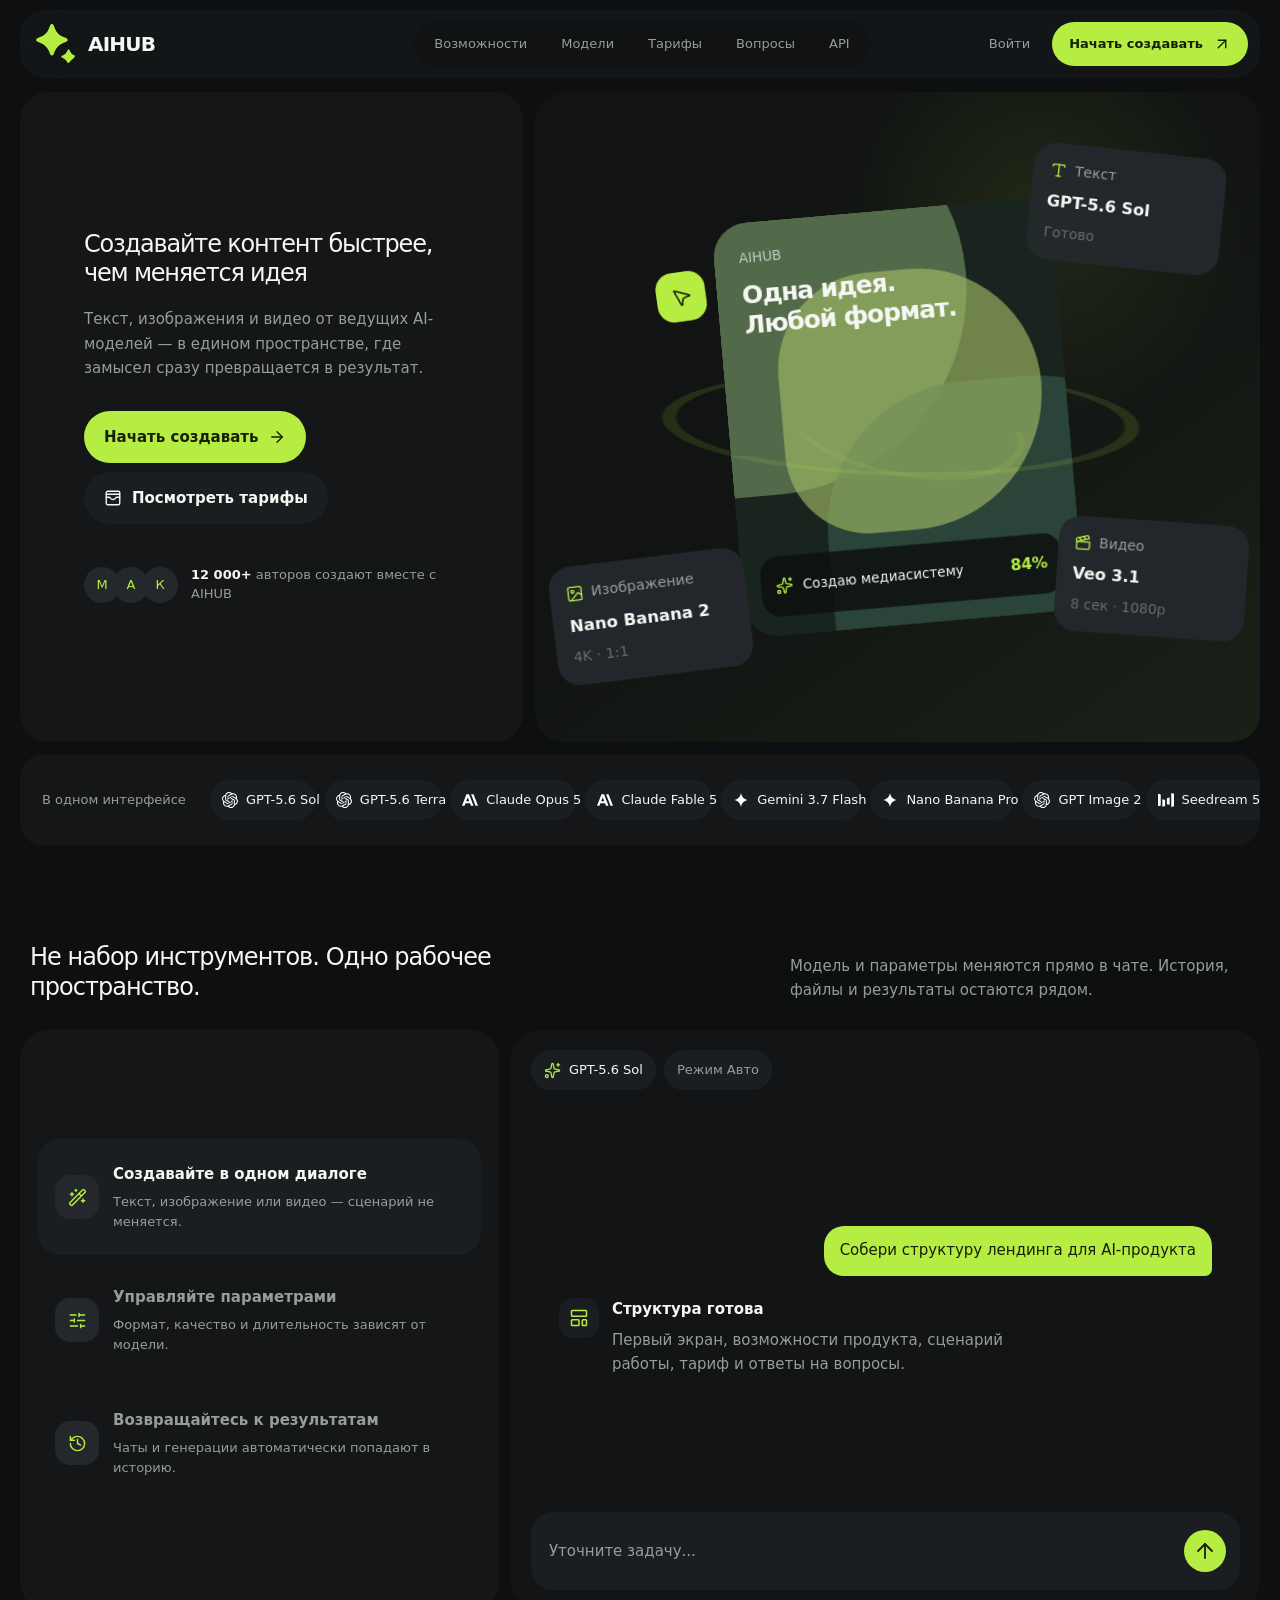
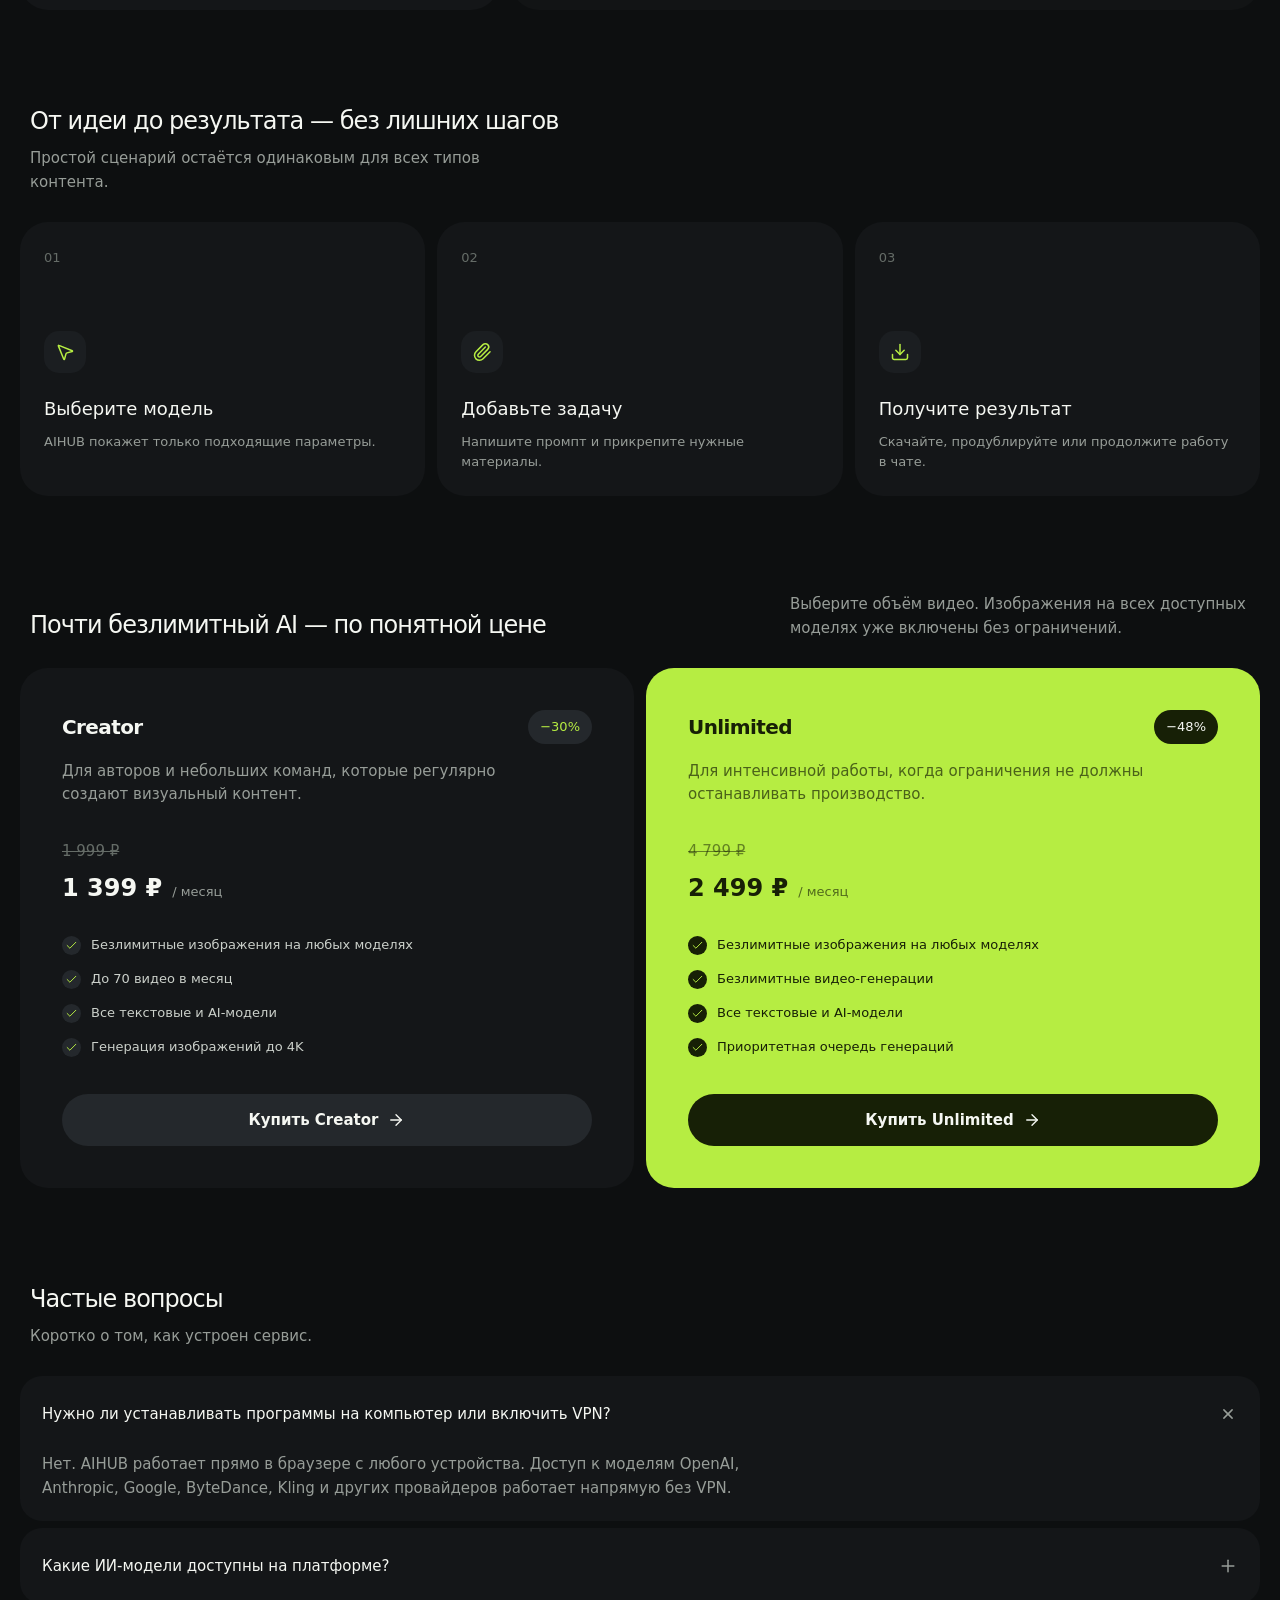
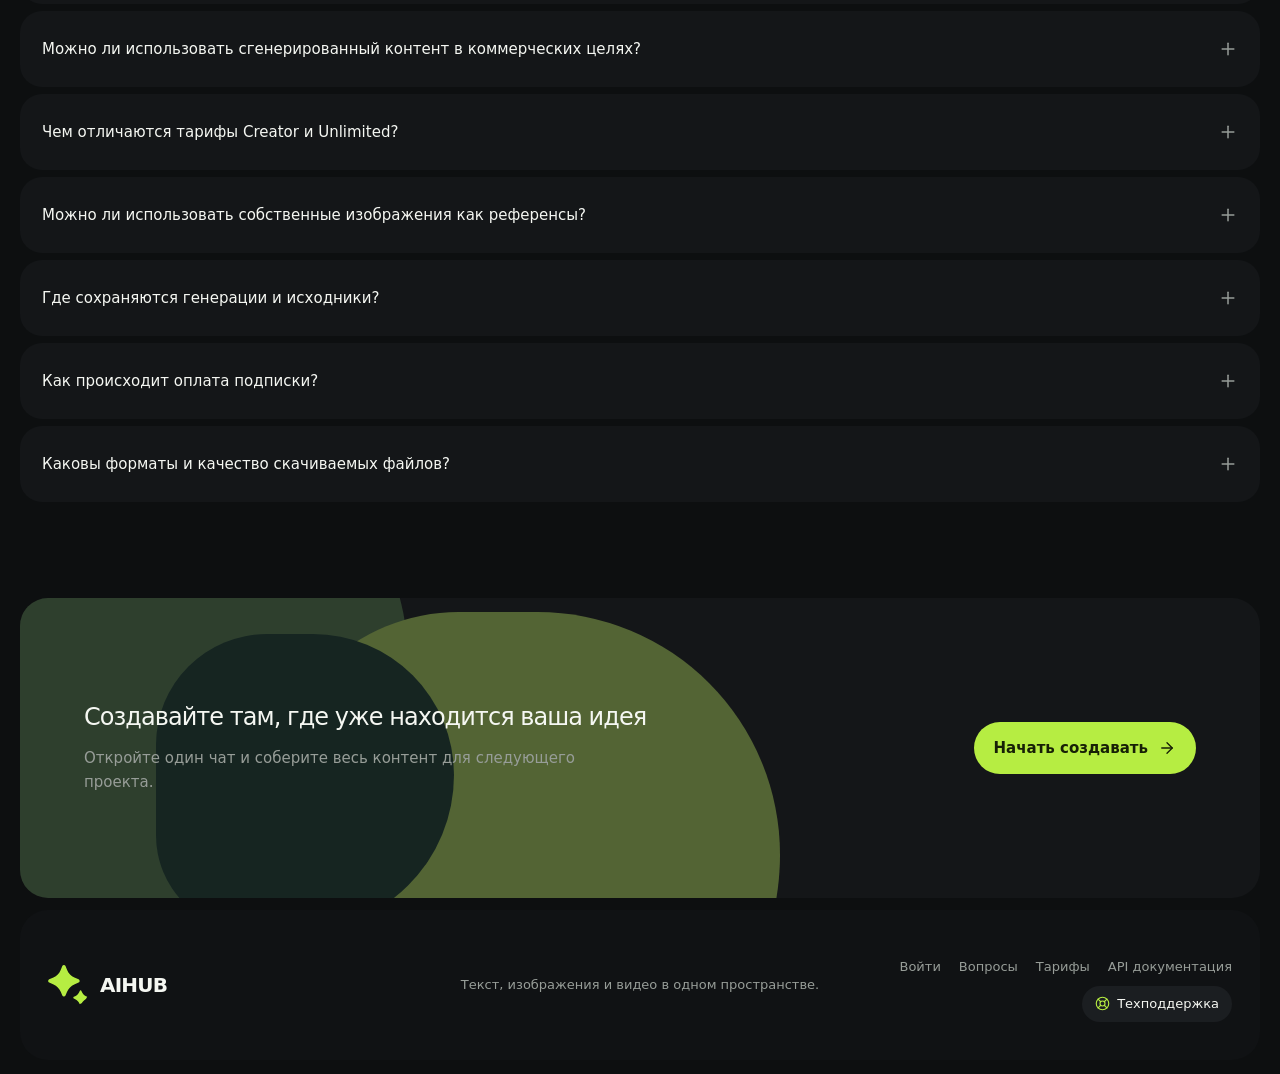
<file: index.html>
<!DOCTYPE html>
<!-- saved from url=(0028)https://aihubs.lol/index.php -->
<html lang="ru"><head><meta http-equiv="Content-Type" content="text/html; charset=UTF-8">
  
  <meta name="viewport" content="width=device-width, initial-scale=1.0">
  <meta name="theme-color" content="#0d0f10">
  <title>AIHUB — единое пространство для AI-контента</title>
  <meta name="description" content="Создавайте тексты, изображения и видео в едином рабочем пространстве AIHUB с использованием GPT-5.6, Claude 5, Gemini 3, Nano Banana, Seedance, Veo и Kling.">
  <meta name="keywords" content="ИИ, нейросети, генерация текста, генерация изображений, генерация видео, AI, GPT-5.6, Claude, Gemini 3, Nano Banana, Seedance, Veo, Kling, AIHUB">
  <meta name="author" content="AIHUB">
  <meta name="robots" content="index, follow">
  
  <!-- Open Graph / Social Media -->
  <meta property="og:type" content="website">
  <meta property="og:title" content="AIHUB — единое пространство для AI-контента">
  <meta property="og:description" content="Генерация текстов, фото и видео от ведущих AI-моделей в одном удобном интерфейсе. Попробуйте бесплатно.">
  <meta property="og:site_name" content="AIHUB">
  <meta property="og:locale" content="ru_RU">
  
  <!-- GEO Tags -->
  <meta name="geo.region" content="RU-MOW">
  <meta name="geo.placename" content="Moscow">
  <meta name="geo.position" content="55.7558;37.6173">
  <meta name="ICBM" content="55.7558, 37.6173">

  <!-- JSON-LD Structured Data -->
  <script type="application/ld+json">
  {
    "@context": "https://schema.org",
    "@type": "WebApplication",
    "name": "AIHUB",
    "url": "https://aihubs.lol/",
    "description": "Единое рабочее пространство для генерации AI-контента (тексты, изображения, видео) с помощью передовых нейросетей.",
    "applicationCategory": "BusinessApplication",
    "operatingSystem": "Web",
    "offers": {
      "@type": "Offer",
      "price": "0.00",
      "priceCurrency": "RUB"
    }
  }
  </script>
  
  <link rel="preconnect" href="https://fonts.googleapis.com/">
  <link rel="preconnect" href="https://fonts.gstatic.com/" crossorigin="">
  <link href="./AIHUB — единое пространство для AI-контента_files/css2" rel="stylesheet">
  <script src="./AIHUB — единое пространство для AI-контента_files/browser@4"></script><style>/*! tailwindcss v4.3.3 | MIT License | https://tailwindcss.com */
@layer theme, base, components, utilities;
@layer theme {
  :root, :host {
    --font-sans: -apple-system, BlinkMacSystemFont, 'Segoe UI', Roboto, 'Helvetica Neue', 'Noto Sans', Arial,
    sans-serif, 'Apple Color Emoji', 'Segoe UI Emoji', 'Segoe UI Symbol', 'Noto Color Emoji';
    --font-mono: ui-monospace, SFMono-Regular, Menlo, Monaco, Consolas, 'Liberation Mono', 'Courier New',
    monospace;
    --default-font-family: var(--font-sans);
    --default-mono-font-family: var(--font-mono);
  }
}
@layer base {
  *, ::after, ::before, ::backdrop, ::file-selector-button {
    box-sizing: border-box;
    margin: 0;
    padding: 0;
    border: 0 solid;
  }
  html, :host {
    line-height: 1.5;
    -webkit-text-size-adjust: 100%;
    tab-size: 4;
    font-family: var(--default-font-family, -apple-system, BlinkMacSystemFont, 'Segoe UI', Roboto, 'Helvetica Neue', 'Noto Sans', Arial, sans-serif, 'Apple Color Emoji', 'Segoe UI Emoji', 'Segoe UI Symbol', 'Noto Color Emoji');
    font-feature-settings: var(--default-font-feature-settings, normal);
    font-variation-settings: var(--default-font-variation-settings, normal);
    -webkit-tap-highlight-color: transparent;
  }
  hr {
    height: 0;
    color: inherit;
    border-top-width: 1px;
  }
  abbr:where([title]) {
    -webkit-text-decoration: underline dotted;
    text-decoration: underline dotted;
  }
  h1, h2, h3, h4, h5, h6 {
    font-size: inherit;
    font-weight: inherit;
  }
  a {
    color: inherit;
    -webkit-text-decoration: inherit;
    text-decoration: inherit;
  }
  b, strong {
    font-weight: bolder;
  }
  code, kbd, samp, pre {
    font-family: var(--default-mono-font-family, ui-monospace, SFMono-Regular, Menlo, Monaco, Consolas, 'Liberation Mono', 'Courier New', monospace);
    font-feature-settings: var(--default-mono-font-feature-settings, normal);
    font-variation-settings: var(--default-mono-font-variation-settings, normal);
    font-size: 1em;
  }
  small {
    font-size: 80%;
  }
  sub, sup {
    font-size: 75%;
    line-height: 0;
    position: relative;
    vertical-align: baseline;
  }
  sub {
    bottom: -0.25em;
  }
  sup {
    top: -0.5em;
  }
  table {
    text-indent: 0;
    border-color: inherit;
    border-collapse: collapse;
  }
  :-moz-focusring:where(:not(iframe)) {
    outline: auto;
  }
  progress {
    vertical-align: baseline;
  }
  summary {
    display: list-item;
  }
  ol, ul, menu {
    list-style: none;
  }
  img, svg, video, canvas, audio, iframe, embed, object {
    display: block;
    vertical-align: middle;
  }
  img, video {
    max-width: 100%;
    height: auto;
  }
  button, input, select, optgroup, textarea, ::file-selector-button {
    font: inherit;
    font-feature-settings: inherit;
    font-variation-settings: inherit;
    letter-spacing: inherit;
    color: inherit;
    border-radius: 0;
    background-color: transparent;
    opacity: 1;
  }
  :where(select:is([multiple], [size])) optgroup {
    font-weight: bolder;
  }
  :where(select:is([multiple], [size])) optgroup option {
    padding-inline-start: 20px;
  }
  ::file-selector-button {
    margin-inline-end: 4px;
  }
  ::placeholder {
    opacity: 1;
  }
  @supports (not (-webkit-appearance: -apple-pay-button))  or (contain-intrinsic-size: 1px) {
    ::placeholder {
      color: currentcolor;
      @supports (color: color-mix(in lab, red, red)) {
        color: color-mix(in oklab, currentcolor 50%, transparent);
      }
    }
  }
  textarea {
    resize: vertical;
  }
  ::-webkit-search-decoration {
    -webkit-appearance: none;
  }
  ::-webkit-date-and-time-value {
    min-height: 1lh;
    text-align: inherit;
  }
  ::-webkit-datetime-edit {
    display: inline-flex;
  }
  ::-webkit-datetime-edit-fields-wrapper {
    padding: 0;
  }
  ::-webkit-datetime-edit, ::-webkit-datetime-edit-year-field, ::-webkit-datetime-edit-month-field, ::-webkit-datetime-edit-day-field, ::-webkit-datetime-edit-hour-field, ::-webkit-datetime-edit-minute-field, ::-webkit-datetime-edit-second-field, ::-webkit-datetime-edit-millisecond-field, ::-webkit-datetime-edit-meridiem-field {
    padding-block: 0;
  }
  ::-webkit-calendar-picker-indicator {
    line-height: 1;
  }
  :-moz-ui-invalid {
    box-shadow: none;
  }
  button, input:where([type='button'], [type='reset'], [type='submit']), ::file-selector-button {
    appearance: button;
  }
  ::-webkit-inner-spin-button, ::-webkit-outer-spin-button {
    height: auto;
  }
  [hidden]:where(:not([hidden='until-found'])) {
    display: none !important;
  }
}
@layer utilities;
</style>
  <link rel="stylesheet" href="./AIHUB — единое пространство для AI-контента_files/landing.css">
  <link rel="icon" type="image/svg+xml" href="./AIHUB — единое пространство для AI-контента_files/favicon.svg">
<style>
            .toast {
                display: flex !important; /* Change to flex and add !important */
                all: initial;
                flex-direction: row !important;
                align-items: center !important; /* Center vertically and add !important */
                background: rgba(255, 255, 255, 0.1);
                color: #fff;
                padding: 20px 30px;
                margin-bottom: 15px;
                border-radius: 10px;
                box-shadow: 0 4px 8px rgba(0, 0, 0, 0.2);
                backdrop-filter: blur(10px);
                opacity: 0;

                max-width: 500px; /* Set a max-width */
                transition: opacity 0.5s ease-in-out;
                font-size: 18px;
                position: relative; /* For gradient overlay */

                font-family: 'Open Sans', sans-serif; /* Apply Open Sans font */
            }
            .toast.show {
                opacity: 1;
            }
            .toast.info::before {
                content: "";
                position: absolute;
                top: 0;
                left: 0;
                width: 100%;
                height: 100%;
                background: linear-gradient(45deg, #020024, #090979, #00d4ff);
                opacity: 0.6; /* Adjust opacity for glassmorphic effect */
                border-radius: 10px;
                z-index: -1; /* Place behind the content */
            }
            .toast.error {
                background: rgba(244, 67, 54, 0.8) !important; /* Red glassmorphic background with transparency */
                backdrop-filter: blur(10px) !important; /* Add blur effect for glassmorphic effect */
            }
            .toast.success {
                background: rgba(76, 175, 80, 0.8) !important;
            }
            .toast.warning {
                background: rgba(255, 152, 0, 0.8) !important;
            }
            .toast.info {
                background: rgba(255, 255, 255, 0.1) !important;
            }
            .toast.default {
                background: rgba(51, 51, 51, 0.8) !important;
            }
            .lds-ripple,
            .lds-ripple div {
                box-sizing: border-box;
            }
            .lds-ripple {
                display: inline-block;
                position: relative;
                width: 40px;
                height: 40px;
                margin-left: 10px; /* Adjust margin to the left */
                margin-right: -10px; /* Remove right margin */
            }
            .lds-ripple div {
                position: absolute;
                border: 4px solid #fff;
                opacity: 1;
                border-radius: 50%;
                animation: lds-ripple 1s cubic-bezier(0, 0.2, 0.8, 1) infinite;
            }
            .lds-ripple div:nth-child(2) {
                animation-delay: -0.5s;
            }
            @keyframes lds-ripple {
                0% {
                    top: 18px;
                    left: 18px;
                    width: 4px;
                    height: 4px;
                    opacity: 0;
                }
                4.9% {
                    top: 18px;
                    left: 18px;
                    width: 4px;
                    height: 4px;
                    opacity: 0;
                }
                5% {
                    top: 18px;
                    left: 18px;
                    width: 4px;
                    height: 4px;
                    opacity: 1;
                }
                100% {
                    top: 0;
                    left: 0;
                    width: 40px;
                    height: 40px;
                    opacity: 0;
                }
            }
        </style></head>
<body>
  <header class="landing-header" id="top">
    <a class="landing-brand" href="index.html" aria-label="AIHUB"><img src="./AIHUB — единое пространство для AI-контента_files/favicon.svg" alt="" style="width: 40px; height: 40px; border-radius: 13px;"><strong>AIHUB</strong></a>
    <nav class="desktop-nav" aria-label="Навигация по странице">
      <a href="#workspace">Возможности</a>
      <a href="#models">Модели</a>
      <a href="#pricing">Тарифы</a>
      <a href="#faq">Вопросы</a>
      <a href="reg.html">API</a>
    </nav>
    <div class="header-cta">
      <a class="login-link" href="auth.html">Войти</a>      <a class="primary-button compact" href="reg.html">Начать создавать<svg xmlns="http://www.w3.org/2000/svg" width="24" height="24" viewBox="0 0 24 24" fill="none" stroke="currentColor" stroke-width="1.8" stroke-linecap="round" stroke-linejoin="round" data-lucide="arrow-up-right" aria-hidden="true" class="lucide lucide-arrow-up-right"><path d="M7 7h10v10"></path><path d="M7 17 17 7"></path></svg></a>
    </div>
    <button class="mobile-nav-button" id="mobile-nav-button" type="button" aria-expanded="false" aria-controls="mobile-nav" aria-label="Открыть меню"><svg xmlns="http://www.w3.org/2000/svg" width="24" height="24" viewBox="0 0 24 24" fill="none" stroke="currentColor" stroke-width="1.8" stroke-linecap="round" stroke-linejoin="round" data-lucide="menu" aria-hidden="true" class="lucide lucide-menu"><path d="M4 5h16"></path><path d="M4 12h16"></path><path d="M4 19h16"></path></svg></button>
    <div class="mobile-nav" id="mobile-nav" hidden="">
      <a href="#workspace">Возможности</a>
      <a href="#models">Модели</a>
      <a href="#pricing">Тарифы</a>
      <a href="#faq">Вопросы</a>
      <a href="reg.html">API документация</a>
      <a href="auth.html">Войти</a>      <a class="mobile-nav-primary" href="reg.html">Начать создавать</a>
    </div>
  </header>

  <main>
    <section class="hero-section" id="hero">
      <div class="hero-copy">
        <h1>Создавайте контент быстрее, чем меняется идея</h1>
        <p>Текст, изображения и видео от ведущих AI-моделей — в едином пространстве, где замысел сразу превращается в результат.</p>
        <div class="hero-actions">
          <a class="primary-button" href="reg.html">Начать создавать<svg xmlns="http://www.w3.org/2000/svg" width="24" height="24" viewBox="0 0 24 24" fill="none" stroke="currentColor" stroke-width="1.8" stroke-linecap="round" stroke-linejoin="round" data-lucide="arrow-right" aria-hidden="true" class="lucide lucide-arrow-right"><path d="M5 12h14"></path><path d="m12 5 7 7-7 7"></path></svg></a>
          <a class="secondary-button" href="#pricing" id="scroll-to-pricing"><svg xmlns="http://www.w3.org/2000/svg" width="24" height="24" viewBox="0 0 24 24" fill="none" stroke="currentColor" stroke-width="1.8" stroke-linecap="round" stroke-linejoin="round" data-lucide="wallet-cards" aria-hidden="true" class="lucide lucide-wallet-cards"><path d="M3 11h3.75a2 2 0 0 1 1.6.8l.45.6a4 4 0 0 0 6.4 0l.45-.6a2 2 0 0 1 1.6-.8H21"></path><path d="M3 7h18"></path><rect x="3" y="3" width="18" height="18" rx="2"></rect></svg>Посмотреть тарифы</a>
        </div>
        <div class="hero-proof">
          <span class="hero-avatars"><i>М</i><i>А</i><i>К</i></span>
          <p><strong>12 000+</strong> авторов создают вместе с AIHUB</p>
        </div>
      </div>
      <div class="hero-visual" id="hero-visual" aria-label="AI-пространство AIHUB" style="--scene-x: 0deg; --scene-y: 0deg;">
        <div class="hero-scene">
          <div class="scene-grid" aria-hidden="true"></div>
          <div class="scene-ring scene-ring-one" aria-hidden="true"></div>
          <div class="scene-ring scene-ring-two" aria-hidden="true"></div>
          <div class="scene-core">
            <div class="scene-liquid" aria-hidden="true"><span></span><span></span><span></span></div>
            <div class="scene-core-copy"><span>AIHUB</span><strong>Одна идея.<br>Любой формат.</strong></div>
            <div class="scene-status"><svg xmlns="http://www.w3.org/2000/svg" width="24" height="24" viewBox="0 0 24 24" fill="none" stroke="currentColor" stroke-width="1.8" stroke-linecap="round" stroke-linejoin="round" data-lucide="sparkles" aria-hidden="true" class="lucide lucide-sparkles"><path d="M11.017 2.814a1 1 0 0 1 1.966 0l1.051 5.558a2 2 0 0 0 1.594 1.594l5.558 1.051a1 1 0 0 1 0 1.966l-5.558 1.051a2 2 0 0 0-1.594 1.594l-1.051 5.558a1 1 0 0 1-1.966 0l-1.051-5.558a2 2 0 0 0-1.594-1.594l-5.558-1.051a1 1 0 0 1 0-1.966l5.558-1.051a2 2 0 0 0 1.594-1.594z"></path><path d="M20 2v4"></path><path d="M22 4h-4"></path><circle cx="4" cy="20" r="2"></circle></svg><span>Создаю медиасистему</span><b>84%</b></div>
          </div>
          <article class="scene-card scene-card-text"><span><svg xmlns="http://www.w3.org/2000/svg" width="24" height="24" viewBox="0 0 24 24" fill="none" stroke="currentColor" stroke-width="1.8" stroke-linecap="round" stroke-linejoin="round" data-lucide="type" aria-hidden="true" class="lucide lucide-type"><path d="M12 4v16"></path><path d="M4 7V5a1 1 0 0 1 1-1h14a1 1 0 0 1 1 1v2"></path><path d="M9 20h6"></path></svg>Текст</span><strong>GPT-5.6 Sol</strong><small>Готово</small></article>
          <article class="scene-card scene-card-image"><span><svg xmlns="http://www.w3.org/2000/svg" width="24" height="24" viewBox="0 0 24 24" fill="none" stroke="currentColor" stroke-width="1.8" stroke-linecap="round" stroke-linejoin="round" data-lucide="image" aria-hidden="true" class="lucide lucide-image"><rect width="18" height="18" x="3" y="3" rx="2" ry="2"></rect><circle cx="9" cy="9" r="2"></circle><path d="m21 15-3.086-3.086a2 2 0 0 0-2.828 0L6 21"></path></svg>Изображение</span><strong>Nano Banana 2</strong><small>4K · 1:1</small></article>
          <article class="scene-card scene-card-video"><span><svg xmlns="http://www.w3.org/2000/svg" width="24" height="24" viewBox="0 0 24 24" fill="none" stroke="currentColor" stroke-width="1.8" stroke-linecap="round" stroke-linejoin="round" data-lucide="clapperboard" aria-hidden="true" class="lucide lucide-clapperboard"><path d="m12.296 3.464 3.02 3.956"></path><path d="M20.2 6 3 11l-.9-2.4c-.3-1.1.3-2.2 1.3-2.5l13.5-4c1.1-.3 2.2.3 2.5 1.3z"></path><path d="M3 11h18v8a2 2 0 0 1-2 2H5a2 2 0 0 1-2-2z"></path><path d="m6.18 5.276 3.1 3.899"></path></svg>Видео</span><strong>Veo 3.1</strong><small>8 сек · 1080p</small></article>
          <div class="scene-cursor" aria-hidden="true"><svg xmlns="http://www.w3.org/2000/svg" width="24" height="24" viewBox="0 0 24 24" fill="none" stroke="currentColor" stroke-width="1.8" stroke-linecap="round" stroke-linejoin="round" data-lucide="mouse-pointer-2" aria-hidden="true" class="lucide lucide-mouse-pointer-2"><path d="M4.037 4.688a.495.495 0 0 1 .651-.651l16 6.5a.5.5 0 0 1-.063.947l-6.124 1.58a2 2 0 0 0-1.438 1.435l-1.579 6.126a.5.5 0 0 1-.947.063z"></path></svg></div>
        </div>
      </div>
    </section>

    <section class="model-strip" id="models" aria-label="Доступные модели">
      <p>В одном интерфейсе</p>
      <div>
        <span><img src="./AIHUB — единое пространство для AI-контента_files/openai.svg" alt="">GPT-5.6 Sol</span>
        <span><img src="./AIHUB — единое пространство для AI-контента_files/openai.svg" alt="">GPT-5.6 Terra</span>
        <span><img src="./AIHUB — единое пространство для AI-контента_files/anthropic.svg" alt="">Claude Opus 5</span>
        <span><img src="./AIHUB — единое пространство для AI-контента_files/anthropic.svg" alt="">Claude Fable 5</span>
        <span><img src="./AIHUB — единое пространство для AI-контента_files/gemini.svg" alt="">Gemini 3.7 Flash</span>
        <span><img src="./AIHUB — единое пространство для AI-контента_files/gemini.svg" alt="">Nano Banana Pro</span>
        <span><img src="./AIHUB — единое пространство для AI-контента_files/openai.svg" alt="">GPT Image 2</span>
        <span><img src="./AIHUB — единое пространство для AI-контента_files/bytedance.svg" alt="">Seedream 5 Pro</span>
        <span><img src="./AIHUB — единое пространство для AI-контента_files/flux.svg" alt="">FLUX 2</span>
        <span><img src="./AIHUB — единое пространство для AI-контента_files/bytedance.svg" alt="">Seedance 2.5</span>
        <span><img src="./AIHUB — единое пространство для AI-контента_files/google.svg" alt="">Veo 3.1</span>
        <span><img src="./AIHUB — единое пространство для AI-контента_files/kling.svg" alt="">Kling 3.0</span>
        <span><img src="./AIHUB — единое пространство для AI-контента_files/kling.svg" alt="">Kling 3.0 Motion Control</span>
      </div>
    </section>

    <section class="workspace-section" id="workspace">
      <div class="section-heading">
        <h2>Не набор инструментов. Одно рабочее пространство.</h2>
        <p>Модель и параметры меняются прямо в чате. История, файлы и результаты остаются рядом.</p>
      </div>
      <div class="workspace-stage">
        <div class="workspace-copy">
          <div class="feature-row active" data-feature="create"><span><svg xmlns="http://www.w3.org/2000/svg" width="24" height="24" viewBox="0 0 24 24" fill="none" stroke="currentColor" stroke-width="1.8" stroke-linecap="round" stroke-linejoin="round" data-lucide="wand-sparkles" aria-hidden="true" class="lucide lucide-wand-sparkles"><path d="m21.64 3.64-1.28-1.28a1.21 1.21 0 0 0-1.72 0L2.36 18.64a1.21 1.21 0 0 0 0 1.72l1.28 1.28a1.2 1.2 0 0 0 1.72 0L21.64 5.36a1.2 1.2 0 0 0 0-1.72"></path><path d="m14 7 3 3"></path><path d="M5 6v4"></path><path d="M19 14v4"></path><path d="M10 2v2"></path><path d="M7 8H3"></path><path d="M21 16h-4"></path><path d="M11 3H9"></path></svg></span><div><strong>Создавайте в одном диалоге</strong><p>Текст, изображение или видео — сценарий не меняется.</p></div></div>
          <div class="feature-row" data-feature="control"><span><svg xmlns="http://www.w3.org/2000/svg" width="24" height="24" viewBox="0 0 24 24" fill="none" stroke="currentColor" stroke-width="1.8" stroke-linecap="round" stroke-linejoin="round" data-lucide="sliders-horizontal" aria-hidden="true" class="lucide lucide-sliders-horizontal"><path d="M10 5H3"></path><path d="M12 19H3"></path><path d="M14 3v4"></path><path d="M16 17v4"></path><path d="M21 12h-9"></path><path d="M21 19h-5"></path><path d="M21 5h-7"></path><path d="M8 10v4"></path><path d="M8 12H3"></path></svg></span><div><strong>Управляйте параметрами</strong><p>Формат, качество и длительность зависят от модели.</p></div></div>
          <div class="feature-row" data-feature="history"><span><svg xmlns="http://www.w3.org/2000/svg" width="24" height="24" viewBox="0 0 24 24" fill="none" stroke="currentColor" stroke-width="1.8" stroke-linecap="round" stroke-linejoin="round" data-lucide="history" aria-hidden="true" class="lucide lucide-history"><path d="M3 12a9 9 0 1 0 9-9 9.75 9.75 0 0 0-6.74 2.74L3 8"></path><path d="M3 3v5h5"></path><path d="M12 7v5l4 2"></path></svg></span><div><strong>Возвращайтесь к результатам</strong><p>Чаты и генерации автоматически попадают в историю.</p></div></div>
        </div>
        <div class="workspace-demo" id="workspace-demo">
          <div class="demo-toolbar"><span><svg xmlns="http://www.w3.org/2000/svg" width="24" height="24" viewBox="0 0 24 24" fill="none" stroke="currentColor" stroke-width="1.8" stroke-linecap="round" stroke-linejoin="round" data-lucide="sparkles" aria-hidden="true" class="lucide lucide-sparkles"><path d="M11.017 2.814a1 1 0 0 1 1.966 0l1.051 5.558a2 2 0 0 0 1.594 1.594l5.558 1.051a1 1 0 0 1 0 1.966l-5.558 1.051a2 2 0 0 0-1.594 1.594l-1.051 5.558a1 1 0 0 1-1.966 0l-1.051-5.558a2 2 0 0 0-1.594-1.594l-5.558-1.051a1 1 0 0 1 0-1.966l5.558-1.051a2 2 0 0 0 1.594-1.594z"></path><path d="M20 2v4"></path><path d="M22 4h-4"></path><circle cx="4" cy="20" r="2"></circle></svg>GPT-5.6 Sol</span><span>Режим Авто</span></div>
          <div class="demo-content">
            <span class="demo-user">Собери структуру лендинга для AI-продукта</span>
            <div class="demo-answer"><svg xmlns="http://www.w3.org/2000/svg" width="24" height="24" viewBox="0 0 24 24" fill="none" stroke="currentColor" stroke-width="1.8" stroke-linecap="round" stroke-linejoin="round" data-lucide="layout-template" aria-hidden="true" class="lucide lucide-layout-template"><rect width="18" height="7" x="3" y="3" rx="1"></rect><rect width="9" height="7" x="3" y="14" rx="1"></rect><rect width="5" height="7" x="16" y="14" rx="1"></rect></svg><div><strong>Структура готова</strong><p>Первый экран, возможности продукта, сценарий работы, тариф и ответы на вопросы.</p></div></div>
          </div>
          <div class="demo-input"><span>Уточните задачу...</span><button type="button" aria-label="Отправить"><svg xmlns="http://www.w3.org/2000/svg" width="24" height="24" viewBox="0 0 24 24" fill="none" stroke="currentColor" stroke-width="1.8" stroke-linecap="round" stroke-linejoin="round" data-lucide="arrow-up" aria-hidden="true" class="lucide lucide-arrow-up"><path d="m5 12 7-7 7 7"></path><path d="M12 19V5"></path></svg></button></div>
        </div>
      </div>
    </section>

    <section class="workflow-section">
      <div class="section-heading compact-heading"><h2>От идеи до результата — без лишних шагов</h2><p>Простой сценарий остаётся одинаковым для всех типов контента.</p></div>
      <div class="workflow-rail">
        <article><span>01</span><svg xmlns="http://www.w3.org/2000/svg" width="24" height="24" viewBox="0 0 24 24" fill="none" stroke="currentColor" stroke-width="1.8" stroke-linecap="round" stroke-linejoin="round" data-lucide="mouse-pointer-2" aria-hidden="true" class="lucide lucide-mouse-pointer-2"><path d="M4.037 4.688a.495.495 0 0 1 .651-.651l16 6.5a.5.5 0 0 1-.063.947l-6.124 1.58a2 2 0 0 0-1.438 1.435l-1.579 6.126a.5.5 0 0 1-.947.063z"></path></svg><h3>Выберите модель</h3><p>AIHUB покажет только подходящие параметры.</p></article>
        <article><span>02</span><svg xmlns="http://www.w3.org/2000/svg" width="24" height="24" viewBox="0 0 24 24" fill="none" stroke="currentColor" stroke-width="1.8" stroke-linecap="round" stroke-linejoin="round" data-lucide="paperclip" aria-hidden="true" class="lucide lucide-paperclip"><path d="m16 6-8.414 8.586a2 2 0 0 0 2.829 2.829l8.414-8.586a4 4 0 1 0-5.657-5.657l-8.379 8.551a6 6 0 1 0 8.485 8.485l8.379-8.551"></path></svg><h3>Добавьте задачу</h3><p>Напишите промпт и прикрепите нужные материалы.</p></article>
        <article><span>03</span><svg xmlns="http://www.w3.org/2000/svg" width="24" height="24" viewBox="0 0 24 24" fill="none" stroke="currentColor" stroke-width="1.8" stroke-linecap="round" stroke-linejoin="round" data-lucide="download" aria-hidden="true" class="lucide lucide-download"><path d="M12 15V3"></path><path d="M21 15v4a2 2 0 0 1-2 2H5a2 2 0 0 1-2-2v-4"></path><path d="m7 10 5 5 5-5"></path></svg><h3>Получите результат</h3><p>Скачайте, продублируйте или продолжите работу в чате.</p></article>
      </div>
    </section>

    <section class="pricing-section" id="pricing">
      <div class="section-heading pricing-heading"><h2>Почти безлимитный AI — по понятной цене</h2><p>Выберите объём видео. Изображения на всех доступных моделях уже включены без ограничений.</p></div>
      <div class="landing-pricing-grid">
        <article class="landing-price-card">
          <div class="landing-price-top"><span class="landing-price-name">Creator</span><span class="price-discount">−30%</span></div>
          <p>Для авторов и небольших команд, которые регулярно создают визуальный контент.</p>
          <div class="landing-price"><del>1 999 ₽</del><strong>1 399 ₽</strong><small>/ месяц</small></div>
          <ul><li><svg xmlns="http://www.w3.org/2000/svg" width="24" height="24" viewBox="0 0 24 24" fill="none" stroke="currentColor" stroke-width="1.8" stroke-linecap="round" stroke-linejoin="round" data-lucide="check" aria-hidden="true" class="lucide lucide-check"><path d="M20 6 9 17l-5-5"></path></svg>Безлимитные изображения на любых моделях</li><li><svg xmlns="http://www.w3.org/2000/svg" width="24" height="24" viewBox="0 0 24 24" fill="none" stroke="currentColor" stroke-width="1.8" stroke-linecap="round" stroke-linejoin="round" data-lucide="check" aria-hidden="true" class="lucide lucide-check"><path d="M20 6 9 17l-5-5"></path></svg>До 70 видео в месяц</li><li><svg xmlns="http://www.w3.org/2000/svg" width="24" height="24" viewBox="0 0 24 24" fill="none" stroke="currentColor" stroke-width="1.8" stroke-linecap="round" stroke-linejoin="round" data-lucide="check" aria-hidden="true" class="lucide lucide-check"><path d="M20 6 9 17l-5-5"></path></svg>Все текстовые и AI-модели</li><li><svg xmlns="http://www.w3.org/2000/svg" width="24" height="24" viewBox="0 0 24 24" fill="none" stroke="currentColor" stroke-width="1.8" stroke-linecap="round" stroke-linejoin="round" data-lucide="check" aria-hidden="true" class="lucide lucide-check"><path d="M20 6 9 17l-5-5"></path></svg>Генерация изображений до 4K</li></ul>
          <a class="price-button" href="https://t.me/AIHUBSBOT">Купить Creator<svg xmlns="http://www.w3.org/2000/svg" width="24" height="24" viewBox="0 0 24 24" fill="none" stroke="currentColor" stroke-width="1.8" stroke-linecap="round" stroke-linejoin="round" data-lucide="arrow-right" aria-hidden="true" class="lucide lucide-arrow-right"><path d="M5 12h14"></path><path d="m12 5 7 7-7 7"></path></svg></a>        </article>
        <article class="landing-price-card featured">
          <div class="landing-price-top"><span class="landing-price-name">Unlimited</span><span class="price-discount">−48%</span></div>
          <p>Для интенсивной работы, когда ограничения не должны останавливать производство.</p>
          <div class="landing-price"><del>4 799 ₽</del><strong>2 499 ₽</strong><small>/ месяц</small></div>
          <ul><li><svg xmlns="http://www.w3.org/2000/svg" width="24" height="24" viewBox="0 0 24 24" fill="none" stroke="currentColor" stroke-width="1.8" stroke-linecap="round" stroke-linejoin="round" data-lucide="check" aria-hidden="true" class="lucide lucide-check"><path d="M20 6 9 17l-5-5"></path></svg>Безлимитные изображения на любых моделях</li><li><svg xmlns="http://www.w3.org/2000/svg" width="24" height="24" viewBox="0 0 24 24" fill="none" stroke="currentColor" stroke-width="1.8" stroke-linecap="round" stroke-linejoin="round" data-lucide="check" aria-hidden="true" class="lucide lucide-check"><path d="M20 6 9 17l-5-5"></path></svg>Безлимитные видео-генерации</li><li><svg xmlns="http://www.w3.org/2000/svg" width="24" height="24" viewBox="0 0 24 24" fill="none" stroke="currentColor" stroke-width="1.8" stroke-linecap="round" stroke-linejoin="round" data-lucide="check" aria-hidden="true" class="lucide lucide-check"><path d="M20 6 9 17l-5-5"></path></svg>Все текстовые и AI-модели</li><li><svg xmlns="http://www.w3.org/2000/svg" width="24" height="24" viewBox="0 0 24 24" fill="none" stroke="currentColor" stroke-width="1.8" stroke-linecap="round" stroke-linejoin="round" data-lucide="check" aria-hidden="true" class="lucide lucide-check"><path d="M20 6 9 17l-5-5"></path></svg>Приоритетная очередь генераций</li></ul>
          <a class="price-button" href="https://t.me/AIHUBSBOT">Купить Unlimited<svg xmlns="http://www.w3.org/2000/svg" width="24" height="24" viewBox="0 0 24 24" fill="none" stroke="currentColor" stroke-width="1.8" stroke-linecap="round" stroke-linejoin="round" data-lucide="arrow-right" aria-hidden="true" class="lucide lucide-arrow-right"><path d="M5 12h14"></path><path d="m12 5 7 7-7 7"></path></svg></a>        </article>
      </div>
    </section>

    <section class="faq-section" id="faq">
      <div class="section-heading compact-heading"><h2>Частые вопросы</h2><p>Коротко о том, как устроен сервис.</p></div>
      <div class="faq-list">
        <article class="faq-item open"><button type="button" aria-expanded="true"><span>Нужно ли устанавливать программы на компьютер или включить VPN?</span><svg xmlns="http://www.w3.org/2000/svg" width="24" height="24" viewBox="0 0 24 24" fill="none" stroke="currentColor" stroke-width="1.8" stroke-linecap="round" stroke-linejoin="round" data-lucide="plus" aria-hidden="true" class="lucide lucide-plus"><path d="M5 12h14"></path><path d="M12 5v14"></path></svg></button><div><p>Нет. AIHUB работает прямо в браузере с любого устройства. Доступ к моделям OpenAI, Anthropic, Google, ByteDance, Kling и других провайдеров работает напрямую без VPN.</p></div></article>
        <article class="faq-item"><button type="button" aria-expanded="false"><span>Какие ИИ-модели доступны на платформе?</span><svg xmlns="http://www.w3.org/2000/svg" width="24" height="24" viewBox="0 0 24 24" fill="none" stroke="currentColor" stroke-width="1.8" stroke-linecap="round" stroke-linejoin="round" data-lucide="plus" aria-hidden="true" class="lucide lucide-plus"><path d="M5 12h14"></path><path d="M12 5v14"></path></svg></button><div><p>Для текста доступны GPT-5.6 Sol, Terra и Luna, Claude Opus 5, Fable 5 и Opus 4.8, Gemini 3.7 Flash, 3.6 Flash и 3.1 Pro. Для изображений — Nano Banana Pro и 2, GPT Image 2, Grok Imagine Image 2, Seedream 5 Pro, Recraft и FLUX 2. Для видео — Seedance 2.5 и 2.0, Gemini Omni, Veo 3.1, PixVerse v6, Kling 3.0 и 2.6, включая версии Motion Control.</p></div></article>
        <article class="faq-item"><button type="button" aria-expanded="false"><span>Можно ли использовать сгенерированный контент в коммерческих целях?</span><svg xmlns="http://www.w3.org/2000/svg" width="24" height="24" viewBox="0 0 24 24" fill="none" stroke="currentColor" stroke-width="1.8" stroke-linecap="round" stroke-linejoin="round" data-lucide="plus" aria-hidden="true" class="lucide lucide-plus"><path d="M5 12h14"></path><path d="M12 5v14"></path></svg></button><div><p>Да. Все созданные тексты, изображения и видеоролики полностью принадлежат вам. Вы можете использовать их в рекламе, коммерческих проектах и соцсетях без ограничений.</p></div></article>
        <article class="faq-item"><button type="button" aria-expanded="false"><span>Чем отличаются тарифы Creator и Unlimited?</span><svg xmlns="http://www.w3.org/2000/svg" width="24" height="24" viewBox="0 0 24 24" fill="none" stroke="currentColor" stroke-width="1.8" stroke-linecap="round" stroke-linejoin="round" data-lucide="plus" aria-hidden="true" class="lucide lucide-plus"><path d="M5 12h14"></path><path d="M12 5v14"></path></svg></button><div><p>В тарифе Creator генерация любых изображений доступна без ограничений, а видео — до 70 роликов в месяц. В тарифе Unlimited сняты абсолютно все лимиты как на изображения, так и на видео.</p></div></article>
        <article class="faq-item"><button type="button" aria-expanded="false"><span>Можно ли использовать собственные изображения как референсы?</span><svg xmlns="http://www.w3.org/2000/svg" width="24" height="24" viewBox="0 0 24 24" fill="none" stroke="currentColor" stroke-width="1.8" stroke-linecap="round" stroke-linejoin="round" data-lucide="plus" aria-hidden="true" class="lucide lucide-plus"><path d="M5 12h14"></path><path d="M12 5v14"></path></svg></button><div><p>Да. При создании генераций вы можете прикрепить свои фото или документы. ИИ-модели учтут ваш референс при создании новых картинок или видео.</p></div></article>
        <article class="faq-item"><button type="button" aria-expanded="false"><span>Где сохраняются генерации и исходники?</span><svg xmlns="http://www.w3.org/2000/svg" width="24" height="24" viewBox="0 0 24 24" fill="none" stroke="currentColor" stroke-width="1.8" stroke-linecap="round" stroke-linejoin="round" data-lucide="plus" aria-hidden="true" class="lucide lucide-plus"><path d="M5 12h14"></path><path d="M12 5v14"></path></svg></button><div><p>Все результаты автоматически попадают в раздел «История» вашего личного кабинета. Вы всегда можете скачать файлы в оригинальном максимальном качестве.</p></div></article>
        <article class="faq-item"><button type="button" aria-expanded="false"><span>Как происходит оплата подписки?</span><svg xmlns="http://www.w3.org/2000/svg" width="24" height="24" viewBox="0 0 24 24" fill="none" stroke="currentColor" stroke-width="1.8" stroke-linecap="round" stroke-linejoin="round" data-lucide="plus" aria-hidden="true" class="lucide lucide-plus"><path d="M5 12h14"></path><path d="M12 5v14"></path></svg></button><div><p>Оплата происходит в рублях банковскими картами РФ или через СБП. Никаких зарубежных карт не требуется.</p></div></article>
        <article class="faq-item"><button type="button" aria-expanded="false"><span>Каковы форматы и качество скачиваемых файлов?</span><svg xmlns="http://www.w3.org/2000/svg" width="24" height="24" viewBox="0 0 24 24" fill="none" stroke="currentColor" stroke-width="1.8" stroke-linecap="round" stroke-linejoin="round" data-lucide="plus" aria-hidden="true" class="lucide lucide-plus"><path d="M5 12h14"></path><path d="M12 5v14"></path></svg></button><div><p>Картинки создаются в разрешениях 2K и 4K с пропорциями 1:1, 16:9, 9:16 и др. Видео генерируется в качестве 1080p / 4K со скоростью до 60 FPS.</p></div></article>
      </div>
    </section>

    <section class="final-cta">
      <div class="final-liquid" aria-hidden="true"><span></span><span></span><span></span></div>
      <div><h2>Создавайте там, где уже находится ваша идея</h2><p>Откройте один чат и соберите весь контент для следующего проекта.</p></div>
      <a class="primary-button" href="reg.html">Начать создавать<svg xmlns="http://www.w3.org/2000/svg" width="24" height="24" viewBox="0 0 24 24" fill="none" stroke="currentColor" stroke-width="1.8" stroke-linecap="round" stroke-linejoin="round" data-lucide="arrow-right" aria-hidden="true" class="lucide lucide-arrow-right"><path d="M5 12h14"></path><path d="m12 5 7 7-7 7"></path></svg></a>
    </section>
  </main>

  <footer class="landing-footer">
    <a class="landing-brand" href="index.html"><img src="./AIHUB — единое пространство для AI-контента_files/favicon.svg" alt="" style="width: 40px; height: 40px; border-radius: 13px;"><strong>AIHUB</strong></a>
    <p>Текст, изображения и видео в одном пространстве.</p>
    <div>
      <a href="auth.html">Войти</a>
      <a href="#faq">Вопросы</a>
      <a href="#pricing">Тарифы</a>
      <a href="reg.html">API документация</a>
      <a class="footer-support-link" href="https://t.me/AIHUBSBOT" target="_blank" rel="noopener noreferrer"><svg xmlns="http://www.w3.org/2000/svg" width="24" height="24" viewBox="0 0 24 24" fill="none" stroke="currentColor" stroke-width="1.8" stroke-linecap="round" stroke-linejoin="round" data-lucide="life-buoy" aria-hidden="true" class="lucide lucide-life-buoy"><circle cx="12" cy="12" r="10"></circle><path d="m4.93 4.93 4.24 4.24"></path><path d="m14.83 9.17 4.24-4.24"></path><path d="m14.83 14.83 4.24 4.24"></path><path d="m9.17 14.83-4.24 4.24"></path><circle cx="12" cy="12" r="4"></circle></svg>Техподдержка</a>    </div>
  </footer>

  <script src="./AIHUB — единое пространство для AI-контента_files/preline.js.Без названия"></script>
  <script src="./AIHUB — единое пространство для AI-контента_files/lucide.min.js.Без названия"></script>
  <script src="./AIHUB — единое пространство для AI-контента_files/landing.js.Без названия"></script>

  <script>
    // 1. Плавный скролл к тарифам
    document.getElementById('scroll-to-pricing').addEventListener('click', function(e) {
      e.preventDefault();
      document.getElementById('pricing').scrollIntoView({ behavior: 'smooth', block: 'start' });
    });

    // 2. Открытие/закрытие мобильного меню
    const mobileNavButton = document.getElementById('mobile-nav-button');
    const mobileNav = document.getElementById('mobile-nav');

    mobileNavButton.addEventListener('click', () => {
      const isOpen = mobileNavButton.getAttribute('aria-expanded') === 'true';
      mobileNavButton.setAttribute('aria-expanded', String(!isOpen));
      mobileNav.hidden = isOpen;
    });

    // Закрываем мобильное меню при клике на любую ссылку внутри него
    mobileNav.querySelectorAll('a').forEach(link => {
      link.addEventListener('click', () => {
        mobileNavButton.setAttribute('aria-expanded', 'false');
        mobileNav.hidden = true;
      });
    });
  </script>

<div id="toast-container" style="color-scheme: initial; forced-color-adjust: initial; math-depth: initial; position-anchor: initial; text-size-adjust: initial; appearance: initial; color: initial; font: initial; font-palette: initial; font-synthesis: initial; position-area: initial; text-orientation: initial; text-rendering: initial; text-spacing-trim: initial; -webkit-font-smoothing: initial; -webkit-locale: initial; -webkit-text-orientation: initial; -webkit-writing-mode: initial; writing-mode: initial; zoom: initial; accent-color: initial; place-content: initial; place-self: initial; alignment-baseline: initial; anchor-name: initial; anchor-scope: initial; animation-composition: initial; animation: initial; animation-trigger: initial; app-region: initial; aspect-ratio: initial; backdrop-filter: initial; backface-visibility: initial; background: initial; background-blend-mode: initial; baseline-shift: initial; baseline-source: initial; block-size: initial; border-block: initial; border: initial; border-radius: initial; border-collapse: initial; border-end-end-radius: initial; border-end-start-radius: initial; border-inline: initial; border-shape: initial; border-start-end-radius: initial; border-start-start-radius: initial; bottom: initial; box-decoration-break: initial; box-shadow: initial; box-sizing: initial; break-after: initial; break-before: initial; break-inside: initial; buffered-rendering: initial; caption-side: initial; caret-animation: initial; caret-color: initial; caret-shape: initial; clear: initial; clip: initial; clip-path: initial; clip-rule: initial; color-interpolation: initial; color-interpolation-filters: initial; color-rendering: initial; columns: initial; column-fill: initial; gap: initial; rule-break: initial; rule: initial; rule-inset: initial; rule-visibility-items: initial; column-span: initial; contain: initial; contain-intrinsic-block-size: initial; contain-intrinsic-size: initial; contain-intrinsic-inline-size: initial; container: initial; content: initial; content-visibility: initial; corner-shape: initial; corner-block-end-shape: initial; corner-block-start-shape: initial; counter-increment: initial; counter-reset: initial; counter-set: initial; cursor: initial; cx: initial; cy: initial; d: initial; dominant-baseline: initial; dynamic-range-limit: initial; empty-cells: initial; field-sizing: initial; fill: initial; fill-opacity: initial; fill-rule: initial; filter: initial; flex: initial; flex-line-count: initial; flex-wrap: initial; float: initial; flood-color: initial; flood-opacity: initial; grid: initial; grid-area: initial; height: initial; hyphenate-character: initial; hyphenate-limit-chars: initial; hyphens: initial; image-orientation: initial; image-rendering: initial; initial-letter: initial; inline-size: initial; inset-block: initial; inset-inline: initial; interactivity: initial; interest-delay: initial; interpolate-size: initial; isolation: initial; letter-spacing: initial; lighting-color: initial; line-break: initial; list-style: initial; margin-block: initial; margin: initial; margin-inline: initial; marker: initial; mask: initial; mask-type: initial; math-shift: initial; math-style: initial; max-block-size: initial; max-height: initial; max-inline-size: initial; max-width: initial; min-block-size: initial; min-height: initial; min-inline-size: initial; min-width: initial; mix-blend-mode: initial; object-fit: initial; object-position: initial; object-view-box: initial; offset: initial; opacity: initial; order: initial; orphans: initial; outline: initial; outline-offset: initial; overflow-anchor: initial; overflow-block: initial; overflow-clip-margin: initial; overflow-inline: initial; overflow-wrap: initial; overflow: initial; overlay: initial; overscroll-behavior-block: initial; overscroll-behavior-inline: initial; overscroll-behavior: initial; padding-block: initial; padding: initial; padding-inline: initial; page: initial; page-margin-safety: initial; page-orientation: initial; paint-order: initial; perspective: initial; perspective-origin: initial; pointer-events: initial; position-try: initial; position-visibility: initial; print-color-adjust: initial; quotes: initial; r: initial; reading-flow: initial; reading-order: initial; resize: initial; rotate: initial; ruby-align: initial; ruby-overhang: initial; ruby-position: initial; rule-overlap: initial; rx: initial; ry: initial; scale: initial; scroll-behavior: initial; scroll-initial-target: initial; scroll-margin-block: initial; scroll-margin: initial; scroll-margin-inline: initial; scroll-marker-group: initial; scroll-padding-block: initial; scroll-padding: initial; scroll-padding-inline: initial; scroll-snap-align: initial; scroll-snap-stop: initial; scroll-snap-type: initial; scroll-target-group: initial; scroll-timeline: initial; scrollbar-color: initial; scrollbar-gutter: initial; scrollbar-width: initial; shape-image-threshold: initial; shape-margin: initial; shape-outside: initial; shape-rendering: initial; size: initial; speak: initial; stop-color: initial; stop-opacity: initial; stroke: initial; stroke-dasharray: initial; stroke-dashoffset: initial; stroke-linecap: initial; stroke-linejoin: initial; stroke-miterlimit: initial; stroke-opacity: initial; stroke-width: initial; tab-size: initial; table-layout: initial; text-align: initial; text-align-last: initial; text-anchor: initial; text-autospace: initial; text-box: initial; text-combine-upright: initial; text-decoration: initial; text-decoration-skip-ink: initial; text-emphasis: initial; text-emphasis-position: initial; text-fit: initial; text-indent: initial; text-justify: initial; text-overflow: initial; text-shadow: initial; text-transform: initial; text-underline-offset: initial; text-underline-position: initial; text-wrap: initial; timeline-scope: initial; timeline-trigger: initial; touch-action: initial; transform: initial; transform-box: initial; transform-origin: initial; transform-style: initial; transition: initial; translate: initial; trigger-scope: initial; user-select: initial; vector-effect: initial; vertical-align: initial; view-timeline: initial; view-transition-class: initial; view-transition-group: initial; view-transition-name: initial; view-transition-scope: initial; visibility: initial; border-spacing: initial; -webkit-box-align: initial; -webkit-box-decoration-break: initial; -webkit-box-direction: initial; -webkit-box-flex: initial; -webkit-box-ordinal-group: initial; -webkit-box-orient: initial; -webkit-box-pack: initial; -webkit-box-reflect: initial; -webkit-line-break: initial; -webkit-line-clamp: initial; -webkit-mask-box-image: initial; -webkit-rtl-ordering: initial; -webkit-ruby-position: initial; -webkit-tap-highlight-color: initial; -webkit-text-combine: initial; -webkit-text-decorations-in-effect: initial; -webkit-text-fill-color: initial; -webkit-text-security: initial; -webkit-text-stroke: initial; -webkit-user-drag: initial; white-space-collapse: initial; widows: initial; width: initial; will-change: initial; word-break: initial; word-spacing: initial; x: initial; y: initial; position: fixed; top: 20px; right: 20px; z-index: 9999; display: flex; flex-direction: column; align-items: flex-end;"></div><div style="color-scheme: unset; forced-color-adjust: unset; math-depth: unset; position-anchor: unset; text-size-adjust: unset; appearance: unset; color: unset; font: unset; font-palette: unset; font-synthesis: unset; position-area: unset; text-orientation: unset; text-rendering: unset; text-spacing-trim: unset; -webkit-font-smoothing: unset; -webkit-locale: unset; -webkit-text-orientation: unset; -webkit-writing-mode: unset; writing-mode: unset; zoom: unset; accent-color: unset; place-content: unset; place-items: unset; place-self: unset; alignment-baseline: unset; anchor-name: unset; anchor-scope: unset; animation-composition: unset; animation: unset; animation-trigger: unset; app-region: unset; aspect-ratio: unset; backdrop-filter: unset; backface-visibility: unset; background: unset; background-blend-mode: unset; baseline-shift: unset; baseline-source: unset; block-size: unset; border-block: unset; border: unset; border-radius: unset; border-collapse: unset; border-end-end-radius: unset; border-end-start-radius: unset; border-inline: unset; border-shape: unset; border-start-end-radius: unset; border-start-start-radius: unset; bottom: unset; box-decoration-break: unset; box-shadow: unset; box-sizing: unset; break-after: unset; break-before: unset; break-inside: unset; buffered-rendering: unset; caption-side: unset; caret-animation: unset; caret-color: unset; caret-shape: unset; clear: unset; clip: unset; clip-path: unset; clip-rule: unset; color-interpolation: unset; color-interpolation-filters: unset; color-rendering: unset; columns: unset; column-fill: unset; gap: unset; rule-break: unset; rule: unset; rule-inset: unset; rule-visibility-items: unset; column-span: unset; contain: unset; contain-intrinsic-block-size: unset; contain-intrinsic-size: unset; contain-intrinsic-inline-size: unset; container: unset; content: unset; content-visibility: unset; corner-shape: unset; corner-block-end-shape: unset; corner-block-start-shape: unset; counter-increment: unset; counter-reset: unset; counter-set: unset; cursor: unset; cx: unset; cy: unset; d: unset; display: unset; dominant-baseline: unset; dynamic-range-limit: unset; empty-cells: unset; field-sizing: unset; fill: unset; fill-opacity: unset; fill-rule: unset; filter: unset; flex: unset; flex-flow: unset; flex-line-count: unset; float: unset; flood-color: unset; flood-opacity: unset; grid: unset; grid-area: unset; height: unset; hyphenate-character: unset; hyphenate-limit-chars: unset; hyphens: unset; image-orientation: unset; image-rendering: unset; initial-letter: unset; inline-size: unset; inset-block: unset; inset-inline: unset; interactivity: unset; interest-delay: unset; interpolate-size: unset; isolation: unset; letter-spacing: unset; lighting-color: unset; line-break: unset; list-style: unset; margin-block: unset; margin: unset; margin-inline: unset; marker: unset; mask: unset; mask-type: unset; math-shift: unset; math-style: unset; max-block-size: unset; max-height: unset; max-inline-size: unset; max-width: unset; min-block-size: unset; min-height: unset; min-inline-size: unset; min-width: unset; mix-blend-mode: unset; object-fit: unset; object-position: unset; object-view-box: unset; offset: unset; opacity: unset; order: unset; orphans: unset; outline: unset; outline-offset: unset; overflow-anchor: unset; overflow-block: unset; overflow-clip-margin: unset; overflow-inline: unset; overflow-wrap: unset; overflow: unset; overlay: unset; overscroll-behavior-block: unset; overscroll-behavior-inline: unset; overscroll-behavior: unset; padding-block: unset; padding: unset; padding-inline: unset; page: unset; page-margin-safety: unset; page-orientation: unset; paint-order: unset; perspective: unset; perspective-origin: unset; pointer-events: unset; position-try: unset; position-visibility: unset; print-color-adjust: unset; quotes: unset; r: unset; reading-flow: unset; reading-order: unset; resize: unset; rotate: unset; ruby-align: unset; ruby-overhang: unset; ruby-position: unset; rule-overlap: unset; rx: unset; ry: unset; scale: unset; scroll-behavior: unset; scroll-initial-target: unset; scroll-margin-block: unset; scroll-margin: unset; scroll-margin-inline: unset; scroll-marker-group: unset; scroll-padding-block: unset; scroll-padding: unset; scroll-padding-inline: unset; scroll-snap-align: unset; scroll-snap-stop: unset; scroll-snap-type: unset; scroll-target-group: unset; scroll-timeline: unset; scrollbar-color: unset; scrollbar-gutter: unset; scrollbar-width: unset; shape-image-threshold: unset; shape-margin: unset; shape-outside: unset; shape-rendering: unset; size: unset; speak: unset; stop-color: unset; stop-opacity: unset; stroke: unset; stroke-dasharray: unset; stroke-dashoffset: unset; stroke-linecap: unset; stroke-linejoin: unset; stroke-miterlimit: unset; stroke-opacity: unset; stroke-width: unset; tab-size: unset; table-layout: unset; text-align: unset; text-align-last: unset; text-anchor: unset; text-autospace: unset; text-box: unset; text-combine-upright: unset; text-decoration: unset; text-decoration-skip-ink: unset; text-emphasis: unset; text-emphasis-position: unset; text-fit: unset; text-indent: unset; text-justify: unset; text-overflow: unset; text-shadow: unset; text-transform: unset; text-underline-offset: unset; text-underline-position: unset; text-wrap: unset; timeline-scope: unset; timeline-trigger: unset; touch-action: unset; transform: unset; transform-box: unset; transform-origin: unset; transform-style: unset; transition: unset; translate: unset; trigger-scope: unset; user-select: unset; vector-effect: unset; vertical-align: unset; view-timeline: unset; view-transition-class: unset; view-transition-group: unset; view-transition-name: unset; view-transition-scope: unset; visibility: unset; border-spacing: unset; -webkit-box-align: unset; -webkit-box-decoration-break: unset; -webkit-box-direction: unset; -webkit-box-flex: unset; -webkit-box-ordinal-group: unset; -webkit-box-orient: unset; -webkit-box-pack: unset; -webkit-box-reflect: unset; -webkit-line-break: unset; -webkit-line-clamp: unset; -webkit-mask-box-image: unset; -webkit-rtl-ordering: unset; -webkit-ruby-position: unset; -webkit-tap-highlight-color: unset; -webkit-text-combine: unset; -webkit-text-decorations-in-effect: unset; -webkit-text-fill-color: unset; -webkit-text-security: unset; -webkit-text-stroke: unset; -webkit-user-drag: unset; white-space-collapse: unset; widows: unset; width: unset; will-change: unset; word-break: unset; word-spacing: unset; x: unset; y: unset; z-index: unset; position: absolute; top: 0px; left: 0px;"><div style="color-scheme: unset; forced-color-adjust: unset; math-depth: unset; position-anchor: unset; text-size-adjust: unset; appearance: unset; color: unset; font: unset; font-palette: unset; font-synthesis: unset; position-area: unset; text-orientation: unset; text-rendering: unset; text-spacing-trim: unset; -webkit-font-smoothing: unset; -webkit-locale: unset; -webkit-text-orientation: unset; -webkit-writing-mode: unset; writing-mode: unset; zoom: unset; accent-color: unset; place-content: unset; place-items: unset; place-self: unset; alignment-baseline: unset; anchor-name: unset; anchor-scope: unset; animation-composition: unset; animation: unset; animation-trigger: unset; app-region: unset; aspect-ratio: unset; backdrop-filter: unset; backface-visibility: unset; background: unset; background-blend-mode: unset; baseline-shift: unset; baseline-source: unset; block-size: unset; border-block: unset; border: unset; border-radius: unset; border-collapse: unset; border-end-end-radius: unset; border-end-start-radius: unset; border-inline: unset; border-shape: unset; border-start-end-radius: unset; border-start-start-radius: unset; bottom: unset; box-decoration-break: unset; box-shadow: unset; box-sizing: unset; break-after: unset; break-before: unset; break-inside: unset; buffered-rendering: unset; caption-side: unset; caret-animation: unset; caret-color: unset; caret-shape: unset; clear: unset; clip: unset; clip-path: unset; clip-rule: unset; color-interpolation: unset; color-interpolation-filters: unset; color-rendering: unset; columns: unset; column-fill: unset; gap: unset; rule-break: unset; rule: unset; rule-inset: unset; rule-visibility-items: unset; column-span: unset; contain: unset; contain-intrinsic-block-size: unset; contain-intrinsic-size: unset; contain-intrinsic-inline-size: unset; container: unset; content: unset; content-visibility: unset; corner-shape: unset; corner-block-end-shape: unset; corner-block-start-shape: unset; counter-increment: unset; counter-reset: unset; counter-set: unset; cursor: unset; cx: unset; cy: unset; d: unset; display: unset; dominant-baseline: unset; dynamic-range-limit: unset; empty-cells: unset; field-sizing: unset; fill: unset; fill-opacity: unset; fill-rule: unset; filter: unset; flex: unset; flex-flow: unset; flex-line-count: unset; float: unset; flood-color: unset; flood-opacity: unset; grid: unset; grid-area: unset; height: unset; hyphenate-character: unset; hyphenate-limit-chars: unset; hyphens: unset; image-orientation: unset; image-rendering: unset; initial-letter: unset; inline-size: unset; inset-block: unset; inset-inline: unset; interactivity: unset; interest-delay: unset; interpolate-size: unset; isolation: unset; letter-spacing: unset; lighting-color: unset; line-break: unset; list-style: unset; margin-block: unset; margin: unset; margin-inline: unset; marker: unset; mask: unset; mask-type: unset; math-shift: unset; math-style: unset; max-block-size: unset; max-height: unset; max-inline-size: unset; max-width: unset; min-block-size: unset; min-height: unset; min-inline-size: unset; min-width: unset; mix-blend-mode: unset; object-fit: unset; object-position: unset; object-view-box: unset; offset: unset; opacity: unset; order: unset; orphans: unset; outline: unset; outline-offset: unset; overflow-anchor: unset; overflow-block: unset; overflow-clip-margin: unset; overflow-inline: unset; overflow-wrap: unset; overflow: unset; overlay: unset; overscroll-behavior-block: unset; overscroll-behavior-inline: unset; overscroll-behavior: unset; padding-block: unset; padding: unset; padding-inline: unset; page: unset; page-margin-safety: unset; page-orientation: unset; paint-order: unset; perspective: unset; perspective-origin: unset; pointer-events: unset; position-try: unset; position-visibility: unset; print-color-adjust: unset; quotes: unset; r: unset; reading-flow: unset; reading-order: unset; resize: unset; rotate: unset; ruby-align: unset; ruby-overhang: unset; ruby-position: unset; rule-overlap: unset; rx: unset; ry: unset; scale: unset; scroll-behavior: unset; scroll-initial-target: unset; scroll-margin-block: unset; scroll-margin: unset; scroll-margin-inline: unset; scroll-marker-group: unset; scroll-padding-block: unset; scroll-padding: unset; scroll-padding-inline: unset; scroll-snap-align: unset; scroll-snap-stop: unset; scroll-snap-type: unset; scroll-target-group: unset; scroll-timeline: unset; scrollbar-color: unset; scrollbar-gutter: unset; scrollbar-width: unset; shape-image-threshold: unset; shape-margin: unset; shape-outside: unset; shape-rendering: unset; size: unset; speak: unset; stop-color: unset; stop-opacity: unset; stroke: unset; stroke-dasharray: unset; stroke-dashoffset: unset; stroke-linecap: unset; stroke-linejoin: unset; stroke-miterlimit: unset; stroke-opacity: unset; stroke-width: unset; tab-size: unset; table-layout: unset; text-align: unset; text-align-last: unset; text-anchor: unset; text-autospace: unset; text-box: unset; text-combine-upright: unset; text-decoration: unset; text-decoration-skip-ink: unset; text-emphasis: unset; text-emphasis-position: unset; text-fit: unset; text-indent: unset; text-justify: unset; text-overflow: unset; text-shadow: unset; text-transform: unset; text-underline-offset: unset; text-underline-position: unset; text-wrap: unset; timeline-scope: unset; timeline-trigger: unset; touch-action: unset; transform: unset; transform-box: unset; transform-origin: unset; transform-style: unset; transition: unset; translate: unset; trigger-scope: unset; user-select: unset; vector-effect: unset; vertical-align: unset; view-timeline: unset; view-transition-class: unset; view-transition-group: unset; view-transition-name: unset; view-transition-scope: unset; visibility: unset; border-spacing: unset; -webkit-box-align: unset; -webkit-box-decoration-break: unset; -webkit-box-direction: unset; -webkit-box-flex: unset; -webkit-box-ordinal-group: unset; -webkit-box-orient: unset; -webkit-box-pack: unset; -webkit-box-reflect: unset; -webkit-line-break: unset; -webkit-line-clamp: unset; -webkit-mask-box-image: unset; -webkit-rtl-ordering: unset; -webkit-ruby-position: unset; -webkit-tap-highlight-color: unset; -webkit-text-combine: unset; -webkit-text-decorations-in-effect: unset; -webkit-text-fill-color: unset; -webkit-text-security: unset; -webkit-text-stroke: unset; -webkit-user-drag: unset; white-space-collapse: unset; widows: unset; width: unset; will-change: unset; word-break: unset; word-spacing: unset; x: unset; y: unset; z-index: unset; position: absolute; top: 0px; left: 0px;"><div style="color-scheme: unset; forced-color-adjust: unset; math-depth: unset; position-anchor: unset; text-size-adjust: unset; appearance: unset; color: unset; font: unset; font-palette: unset; font-synthesis: unset; position-area: unset; text-orientation: unset; text-rendering: unset; text-spacing-trim: unset; -webkit-font-smoothing: unset; -webkit-locale: unset; -webkit-text-orientation: unset; -webkit-writing-mode: unset; writing-mode: unset; zoom: unset; accent-color: unset; place-content: unset; place-items: unset; place-self: unset; alignment-baseline: unset; anchor-name: unset; anchor-scope: unset; animation-composition: unset; animation: unset; animation-trigger: unset; app-region: unset; aspect-ratio: unset; backdrop-filter: unset; backface-visibility: unset; background: unset; background-blend-mode: unset; baseline-shift: unset; baseline-source: unset; block-size: unset; border-block: unset; border: unset; border-radius: unset; border-collapse: unset; border-end-end-radius: unset; border-end-start-radius: unset; border-inline: unset; border-shape: unset; border-start-end-radius: unset; border-start-start-radius: unset; bottom: unset; box-decoration-break: unset; box-shadow: unset; box-sizing: unset; break-after: unset; break-before: unset; break-inside: unset; buffered-rendering: unset; caption-side: unset; caret-animation: unset; caret-color: unset; caret-shape: unset; clear: unset; clip: unset; clip-path: unset; clip-rule: unset; color-interpolation: unset; color-interpolation-filters: unset; color-rendering: unset; columns: unset; column-fill: unset; gap: unset; rule-break: unset; rule: unset; rule-inset: unset; rule-visibility-items: unset; column-span: unset; contain: unset; contain-intrinsic-block-size: unset; contain-intrinsic-size: unset; contain-intrinsic-inline-size: unset; container: unset; content: unset; content-visibility: unset; corner-shape: unset; corner-block-end-shape: unset; corner-block-start-shape: unset; counter-increment: unset; counter-reset: unset; counter-set: unset; cursor: unset; cx: unset; cy: unset; d: unset; display: unset; dominant-baseline: unset; dynamic-range-limit: unset; empty-cells: unset; field-sizing: unset; fill: unset; fill-opacity: unset; fill-rule: unset; filter: unset; flex: unset; flex-flow: unset; flex-line-count: unset; float: unset; flood-color: unset; flood-opacity: unset; grid: unset; grid-area: unset; height: unset; hyphenate-character: unset; hyphenate-limit-chars: unset; hyphens: unset; image-orientation: unset; image-rendering: unset; initial-letter: unset; inline-size: unset; inset-block: unset; inset-inline: unset; interactivity: unset; interest-delay: unset; interpolate-size: unset; isolation: unset; letter-spacing: unset; lighting-color: unset; line-break: unset; list-style: unset; margin-block: unset; margin: unset; margin-inline: unset; marker: unset; mask: unset; mask-type: unset; math-shift: unset; math-style: unset; max-block-size: unset; max-height: unset; max-inline-size: unset; max-width: unset; min-block-size: unset; min-height: unset; min-inline-size: unset; min-width: unset; mix-blend-mode: unset; object-fit: unset; object-position: unset; object-view-box: unset; offset: unset; opacity: unset; order: unset; orphans: unset; outline: unset; outline-offset: unset; overflow-anchor: unset; overflow-block: unset; overflow-clip-margin: unset; overflow-inline: unset; overflow-wrap: unset; overflow: unset; overlay: unset; overscroll-behavior-block: unset; overscroll-behavior-inline: unset; overscroll-behavior: unset; padding-block: unset; padding: unset; padding-inline: unset; page: unset; page-margin-safety: unset; page-orientation: unset; paint-order: unset; perspective: unset; perspective-origin: unset; pointer-events: unset; position-try: unset; position-visibility: unset; print-color-adjust: unset; quotes: unset; r: unset; reading-flow: unset; reading-order: unset; resize: unset; rotate: unset; ruby-align: unset; ruby-overhang: unset; ruby-position: unset; rule-overlap: unset; rx: unset; ry: unset; scale: unset; scroll-behavior: unset; scroll-initial-target: unset; scroll-margin-block: unset; scroll-margin: unset; scroll-margin-inline: unset; scroll-marker-group: unset; scroll-padding-block: unset; scroll-padding: unset; scroll-padding-inline: unset; scroll-snap-align: unset; scroll-snap-stop: unset; scroll-snap-type: unset; scroll-target-group: unset; scroll-timeline: unset; scrollbar-color: unset; scrollbar-gutter: unset; scrollbar-width: unset; shape-image-threshold: unset; shape-margin: unset; shape-outside: unset; shape-rendering: unset; size: unset; speak: unset; stop-color: unset; stop-opacity: unset; stroke: unset; stroke-dasharray: unset; stroke-dashoffset: unset; stroke-linecap: unset; stroke-linejoin: unset; stroke-miterlimit: unset; stroke-opacity: unset; stroke-width: unset; tab-size: unset; table-layout: unset; text-align: unset; text-align-last: unset; text-anchor: unset; text-autospace: unset; text-box: unset; text-combine-upright: unset; text-decoration: unset; text-decoration-skip-ink: unset; text-emphasis: unset; text-emphasis-position: unset; text-fit: unset; text-indent: unset; text-justify: unset; text-overflow: unset; text-shadow: unset; text-transform: unset; text-underline-offset: unset; text-underline-position: unset; text-wrap: unset; timeline-scope: unset; timeline-trigger: unset; touch-action: unset; transform: unset; transform-box: unset; transform-origin: unset; transform-style: unset; transition: unset; translate: unset; trigger-scope: unset; user-select: unset; vector-effect: unset; vertical-align: unset; view-timeline: unset; view-transition-class: unset; view-transition-group: unset; view-transition-name: unset; view-transition-scope: unset; visibility: unset; border-spacing: unset; -webkit-box-align: unset; -webkit-box-decoration-break: unset; -webkit-box-direction: unset; -webkit-box-flex: unset; -webkit-box-ordinal-group: unset; -webkit-box-orient: unset; -webkit-box-pack: unset; -webkit-box-reflect: unset; -webkit-line-break: unset; -webkit-line-clamp: unset; -webkit-mask-box-image: unset; -webkit-rtl-ordering: unset; -webkit-ruby-position: unset; -webkit-tap-highlight-color: unset; -webkit-text-combine: unset; -webkit-text-decorations-in-effect: unset; -webkit-text-fill-color: unset; -webkit-text-security: unset; -webkit-text-stroke: unset; -webkit-user-drag: unset; white-space-collapse: unset; widows: unset; width: unset; will-change: unset; word-break: unset; word-spacing: unset; x: unset; y: unset; z-index: unset; position: absolute; top: 0px; left: 0px;"><div style="color-scheme: unset; forced-color-adjust: unset; math-depth: unset; position-anchor: unset; text-size-adjust: unset; appearance: unset; color: unset; font: unset; font-palette: unset; font-synthesis: unset; position-area: unset; text-orientation: unset; text-rendering: unset; text-spacing-trim: unset; -webkit-font-smoothing: unset; -webkit-locale: unset; -webkit-text-orientation: unset; -webkit-writing-mode: unset; writing-mode: unset; zoom: unset; accent-color: unset; place-content: unset; place-items: unset; place-self: unset; alignment-baseline: unset; anchor-name: unset; anchor-scope: unset; animation-composition: unset; animation: unset; animation-trigger: unset; app-region: unset; aspect-ratio: unset; backdrop-filter: unset; backface-visibility: unset; background: unset; background-blend-mode: unset; baseline-shift: unset; baseline-source: unset; block-size: unset; border-block: unset; border: unset; border-radius: unset; border-collapse: unset; border-end-end-radius: unset; border-end-start-radius: unset; border-inline: unset; border-shape: unset; border-start-end-radius: unset; border-start-start-radius: unset; bottom: unset; box-decoration-break: unset; box-shadow: unset; box-sizing: unset; break-after: unset; break-before: unset; break-inside: unset; buffered-rendering: unset; caption-side: unset; caret-animation: unset; caret-color: unset; caret-shape: unset; clear: unset; clip: unset; clip-path: unset; clip-rule: unset; color-interpolation: unset; color-interpolation-filters: unset; color-rendering: unset; columns: unset; column-fill: unset; gap: unset; rule-break: unset; rule: unset; rule-inset: unset; rule-visibility-items: unset; column-span: unset; contain: unset; contain-intrinsic-block-size: unset; contain-intrinsic-size: unset; contain-intrinsic-inline-size: unset; container: unset; content: unset; content-visibility: unset; corner-shape: unset; corner-block-end-shape: unset; corner-block-start-shape: unset; counter-increment: unset; counter-reset: unset; counter-set: unset; cursor: unset; cx: unset; cy: unset; d: unset; display: unset; dominant-baseline: unset; dynamic-range-limit: unset; empty-cells: unset; field-sizing: unset; fill: unset; fill-opacity: unset; fill-rule: unset; filter: unset; flex: unset; flex-flow: unset; flex-line-count: unset; float: unset; flood-color: unset; flood-opacity: unset; grid: unset; grid-area: unset; height: unset; hyphenate-character: unset; hyphenate-limit-chars: unset; hyphens: unset; image-orientation: unset; image-rendering: unset; initial-letter: unset; inline-size: unset; inset-block: unset; inset-inline: unset; interactivity: unset; interest-delay: unset; interpolate-size: unset; isolation: unset; letter-spacing: unset; lighting-color: unset; line-break: unset; list-style: unset; margin-block: unset; margin: unset; margin-inline: unset; marker: unset; mask: unset; mask-type: unset; math-shift: unset; math-style: unset; max-block-size: unset; max-height: unset; max-inline-size: unset; max-width: unset; min-block-size: unset; min-height: unset; min-inline-size: unset; min-width: unset; mix-blend-mode: unset; object-fit: unset; object-position: unset; object-view-box: unset; offset: unset; opacity: unset; order: unset; orphans: unset; outline: unset; outline-offset: unset; overflow-anchor: unset; overflow-block: unset; overflow-clip-margin: unset; overflow-inline: unset; overflow-wrap: unset; overflow: unset; overlay: unset; overscroll-behavior-block: unset; overscroll-behavior-inline: unset; overscroll-behavior: unset; padding-block: unset; padding: unset; padding-inline: unset; page: unset; page-margin-safety: unset; page-orientation: unset; paint-order: unset; perspective: unset; perspective-origin: unset; pointer-events: unset; position-try: unset; position-visibility: unset; print-color-adjust: unset; quotes: unset; r: unset; reading-flow: unset; reading-order: unset; resize: unset; rotate: unset; ruby-align: unset; ruby-overhang: unset; ruby-position: unset; rule-overlap: unset; rx: unset; ry: unset; scale: unset; scroll-behavior: unset; scroll-initial-target: unset; scroll-margin-block: unset; scroll-margin: unset; scroll-margin-inline: unset; scroll-marker-group: unset; scroll-padding-block: unset; scroll-padding: unset; scroll-padding-inline: unset; scroll-snap-align: unset; scroll-snap-stop: unset; scroll-snap-type: unset; scroll-target-group: unset; scroll-timeline: unset; scrollbar-color: unset; scrollbar-gutter: unset; scrollbar-width: unset; shape-image-threshold: unset; shape-margin: unset; shape-outside: unset; shape-rendering: unset; size: unset; speak: unset; stop-color: unset; stop-opacity: unset; stroke: unset; stroke-dasharray: unset; stroke-dashoffset: unset; stroke-linecap: unset; stroke-linejoin: unset; stroke-miterlimit: unset; stroke-opacity: unset; stroke-width: unset; tab-size: unset; table-layout: unset; text-align: unset; text-align-last: unset; text-anchor: unset; text-autospace: unset; text-box: unset; text-combine-upright: unset; text-decoration: unset; text-decoration-skip-ink: unset; text-emphasis: unset; text-emphasis-position: unset; text-fit: unset; text-indent: unset; text-justify: unset; text-overflow: unset; text-shadow: unset; text-transform: unset; text-underline-offset: unset; text-underline-position: unset; text-wrap: unset; timeline-scope: unset; timeline-trigger: unset; touch-action: unset; transform: unset; transform-box: unset; transform-origin: unset; transform-style: unset; transition: unset; translate: unset; trigger-scope: unset; user-select: unset; vector-effect: unset; vertical-align: unset; view-timeline: unset; view-transition-class: unset; view-transition-group: unset; view-transition-name: unset; view-transition-scope: unset; visibility: unset; border-spacing: unset; -webkit-box-align: unset; -webkit-box-decoration-break: unset; -webkit-box-direction: unset; -webkit-box-flex: unset; -webkit-box-ordinal-group: unset; -webkit-box-orient: unset; -webkit-box-pack: unset; -webkit-box-reflect: unset; -webkit-line-break: unset; -webkit-line-clamp: unset; -webkit-mask-box-image: unset; -webkit-rtl-ordering: unset; -webkit-ruby-position: unset; -webkit-tap-highlight-color: unset; -webkit-text-combine: unset; -webkit-text-decorations-in-effect: unset; -webkit-text-fill-color: unset; -webkit-text-security: unset; -webkit-text-stroke: unset; -webkit-user-drag: unset; white-space-collapse: unset; widows: unset; width: unset; will-change: unset; word-break: unset; word-spacing: unset; x: unset; y: unset; z-index: unset; position: absolute; top: 0px; left: 0px;"><template shadowrootmode="closed"><link rel="stylesheet" href="chrome-extension://gbefmodhlophhakmoecijeppjblibmie/contentscript.css"></template></div></div></body></html>
<script data-goatcounter="https://thinkpad.goatcounter.com/count"
        async src="//gc.zgo.at/count.js"></script>
</file>
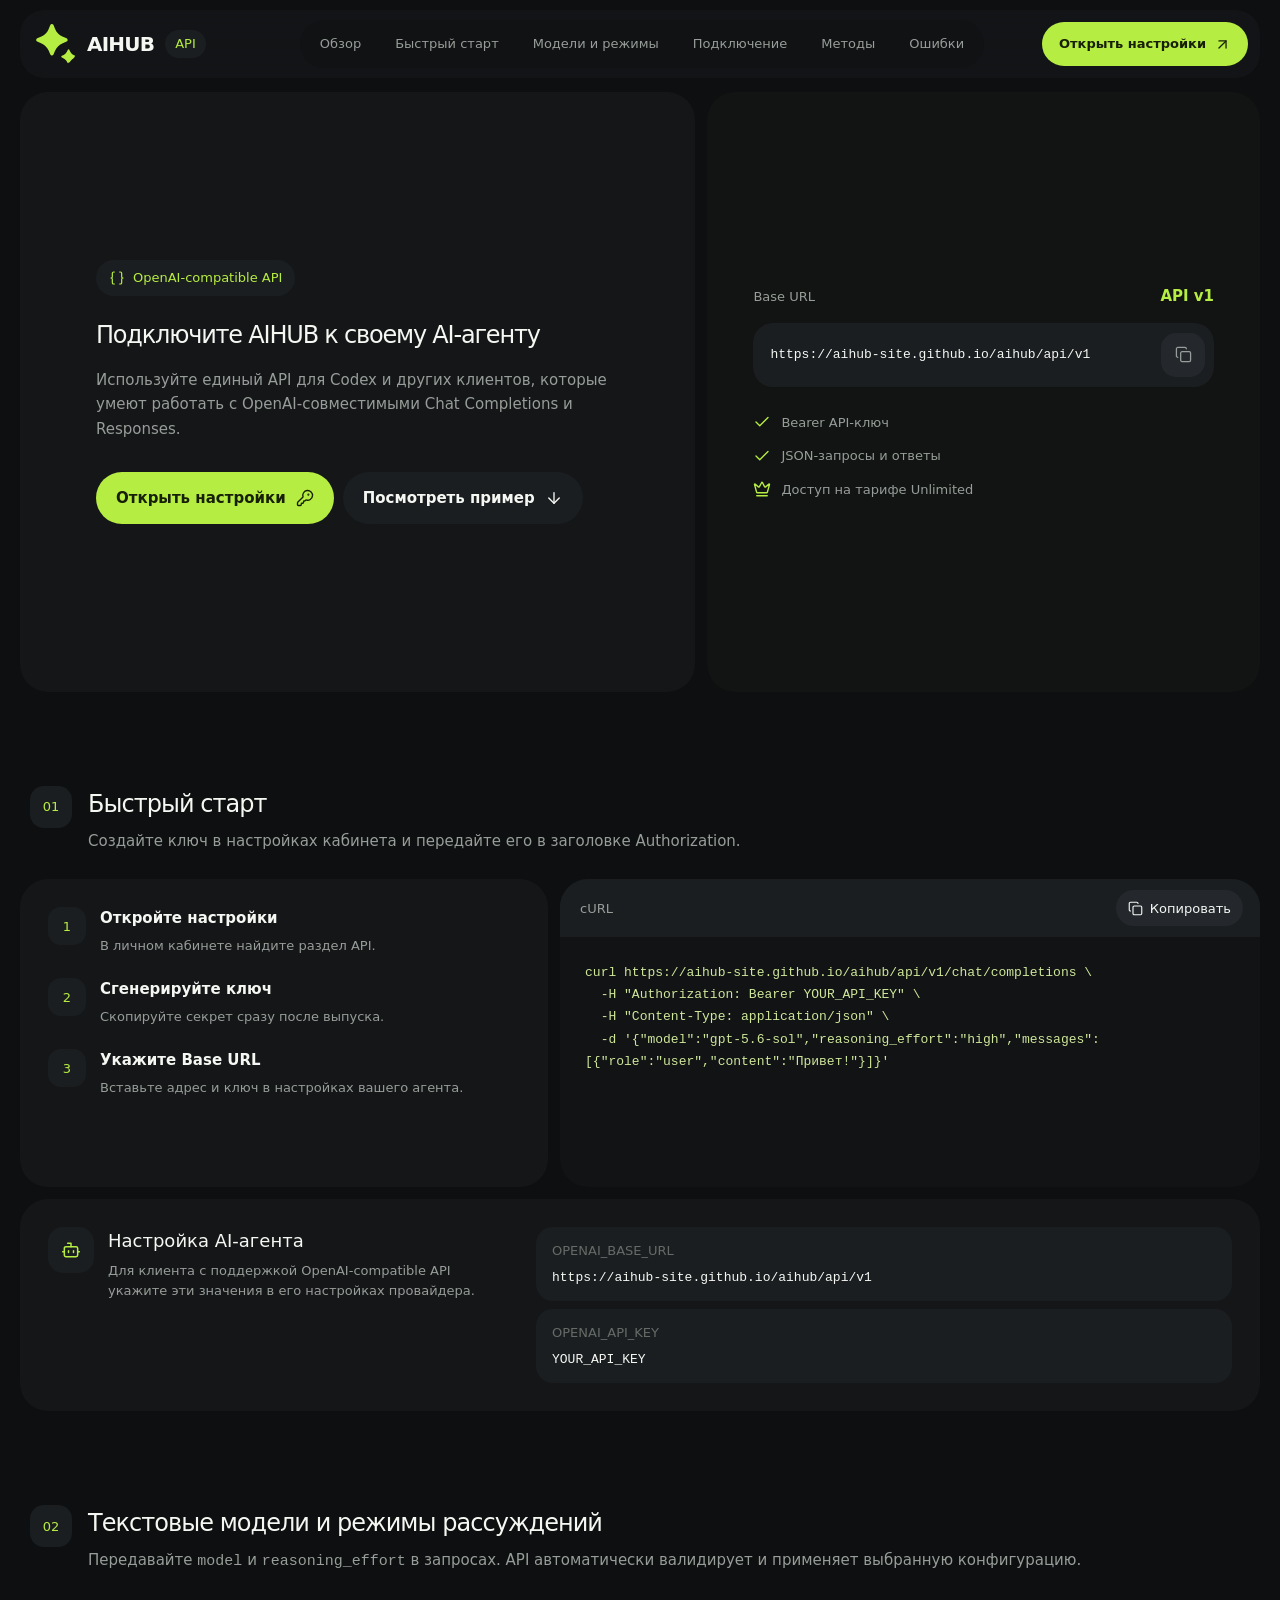
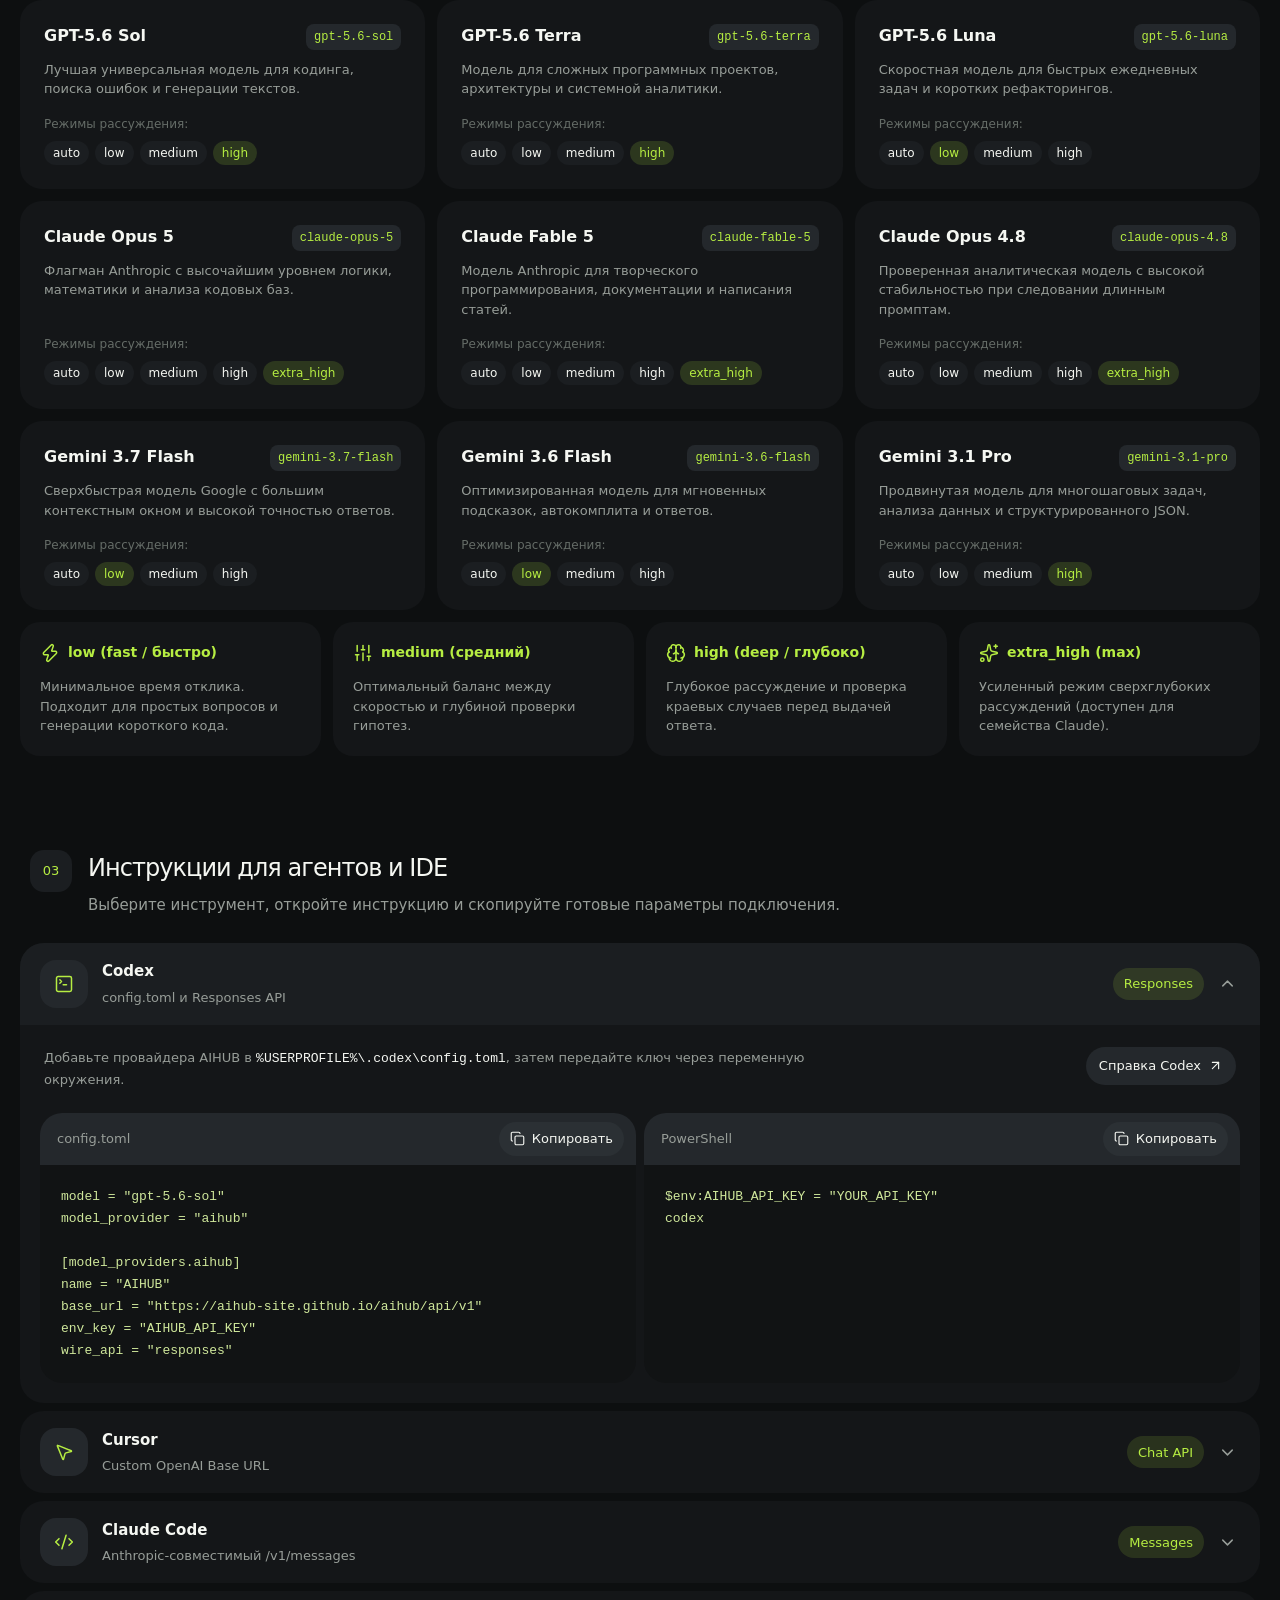
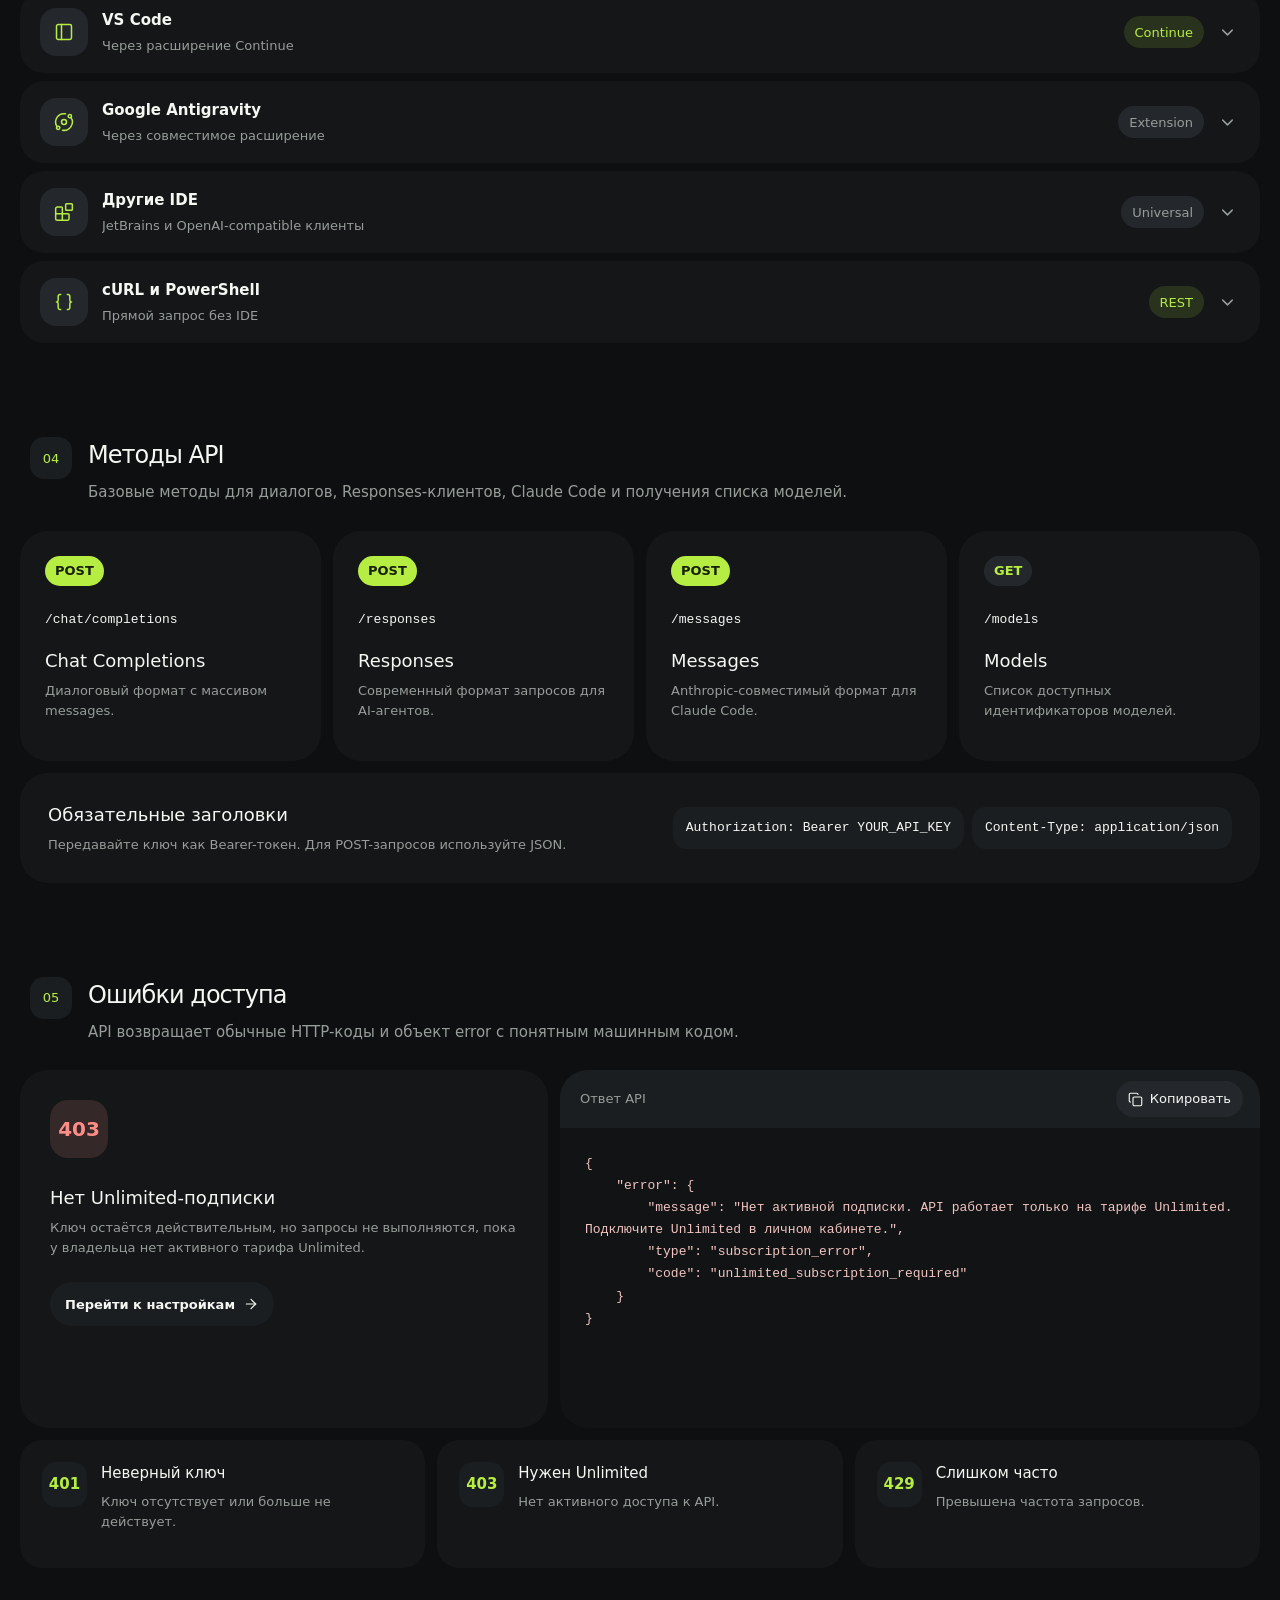
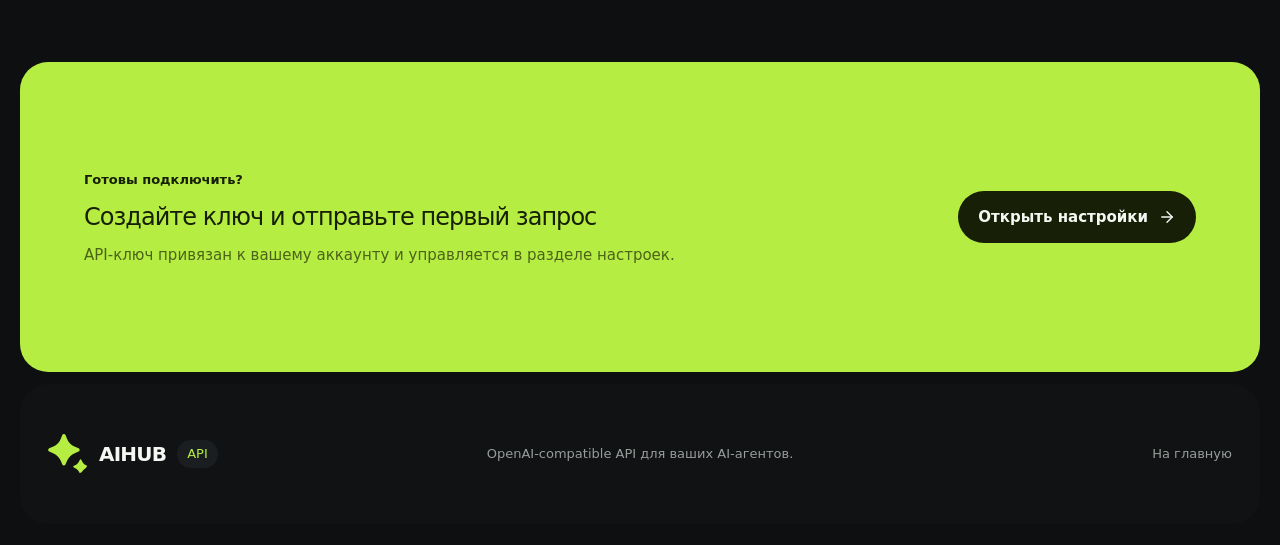
<file: API.html>
<!DOCTYPE html>
<!-- saved from url=(0031)https://aihub-site.github.io/aihub//api-docs.php -->
<html lang="ru"><head><meta http-equiv="Content-Type" content="text/html; charset=UTF-8">
  
  <meta name="viewport" content="width=device-width, initial-scale=1.0">
  <meta name="theme-color" content="#0d0f10">
  <title>API документация — AIHUB</title>
  <meta name="description" content="Подробная документация OpenAI/Anthropic-совместимого API AIHUB для моделей GPT, Claude и Gemini с поддержкой режимов рассуждений.">
  <meta name="robots" content="index, follow">
  <link rel="preconnect" href="https://fonts.googleapis.com/">
  <link rel="preconnect" href="https://fonts.gstatic.com/" crossorigin="">
  <link href="./AIHUB — API documentation_files/css2" rel="stylesheet">
  <script src="./AIHUB — API documentation_files/browser@4"></script><style>/*! tailwindcss v4.3.3 | MIT License | https://tailwindcss.com */
@layer theme, base, components, utilities;
@layer theme {
  :root, :host {
    --font-sans: -apple-system, BlinkMacSystemFont, 'Segoe UI', Roboto, 'Helvetica Neue', 'Noto Sans', Arial,
    sans-serif, 'Apple Color Emoji', 'Segoe UI Emoji', 'Segoe UI Symbol', 'Noto Color Emoji';
    --font-mono: ui-monospace, SFMono-Regular, Menlo, Monaco, Consolas, 'Liberation Mono', 'Courier New',
    monospace;
    --default-font-family: var(--font-sans);
    --default-mono-font-family: var(--font-mono);
  }
}
@layer base {
  *, ::after, ::before, ::backdrop, ::file-selector-button {
    box-sizing: border-box;
    margin: 0;
    padding: 0;
    border: 0 solid;
  }
  html, :host {
    line-height: 1.5;
    -webkit-text-size-adjust: 100%;
    tab-size: 4;
    font-family: var(--default-font-family, -apple-system, BlinkMacSystemFont, 'Segoe UI', Roboto, 'Helvetica Neue', 'Noto Sans', Arial, sans-serif, 'Apple Color Emoji', 'Segoe UI Emoji', 'Segoe UI Symbol', 'Noto Color Emoji');
    font-feature-settings: var(--default-font-feature-settings, normal);
    font-variation-settings: var(--default-font-variation-settings, normal);
    -webkit-tap-highlight-color: transparent;
  }
  hr {
    height: 0;
    color: inherit;
    border-top-width: 1px;
  }
  abbr:where([title]) {
    -webkit-text-decoration: underline dotted;
    text-decoration: underline dotted;
  }
  h1, h2, h3, h4, h5, h6 {
    font-size: inherit;
    font-weight: inherit;
  }
  a {
    color: inherit;
    -webkit-text-decoration: inherit;
    text-decoration: inherit;
  }
  b, strong {
    font-weight: bolder;
  }
  code, kbd, samp, pre {
    font-family: var(--default-mono-font-family, ui-monospace, SFMono-Regular, Menlo, Monaco, Consolas, 'Liberation Mono', 'Courier New', monospace);
    font-feature-settings: var(--default-mono-font-feature-settings, normal);
    font-variation-settings: var(--default-mono-font-variation-settings, normal);
    font-size: 1em;
  }
  small {
    font-size: 80%;
  }
  sub, sup {
    font-size: 75%;
    line-height: 0;
    position: relative;
    vertical-align: baseline;
  }
  sub {
    bottom: -0.25em;
  }
  sup {
    top: -0.5em;
  }
  table {
    text-indent: 0;
    border-color: inherit;
    border-collapse: collapse;
  }
  :-moz-focusring:where(:not(iframe)) {
    outline: auto;
  }
  progress {
    vertical-align: baseline;
  }
  summary {
    display: list-item;
  }
  ol, ul, menu {
    list-style: none;
  }
  img, svg, video, canvas, audio, iframe, embed, object {
    display: block;
    vertical-align: middle;
  }
  img, video {
    max-width: 100%;
    height: auto;
  }
  button, input, select, optgroup, textarea, ::file-selector-button {
    font: inherit;
    font-feature-settings: inherit;
    font-variation-settings: inherit;
    letter-spacing: inherit;
    color: inherit;
    border-radius: 0;
    background-color: transparent;
    opacity: 1;
  }
  :where(select:is([multiple], [size])) optgroup {
    font-weight: bolder;
  }
  :where(select:is([multiple], [size])) optgroup option {
    padding-inline-start: 20px;
  }
  ::file-selector-button {
    margin-inline-end: 4px;
  }
  ::placeholder {
    opacity: 1;
  }
  @supports (not (-webkit-appearance: -apple-pay-button))  or (contain-intrinsic-size: 1px) {
    ::placeholder {
      color: currentcolor;
      @supports (color: color-mix(in lab, red, red)) {
        color: color-mix(in oklab, currentcolor 50%, transparent);
      }
    }
  }
  textarea {
    resize: vertical;
  }
  ::-webkit-search-decoration {
    -webkit-appearance: none;
  }
  ::-webkit-date-and-time-value {
    min-height: 1lh;
    text-align: inherit;
  }
  ::-webkit-datetime-edit {
    display: inline-flex;
  }
  ::-webkit-datetime-edit-fields-wrapper {
    padding: 0;
  }
  ::-webkit-datetime-edit, ::-webkit-datetime-edit-year-field, ::-webkit-datetime-edit-month-field, ::-webkit-datetime-edit-day-field, ::-webkit-datetime-edit-hour-field, ::-webkit-datetime-edit-minute-field, ::-webkit-datetime-edit-second-field, ::-webkit-datetime-edit-millisecond-field, ::-webkit-datetime-edit-meridiem-field {
    padding-block: 0;
  }
  ::-webkit-calendar-picker-indicator {
    line-height: 1;
  }
  :-moz-ui-invalid {
    box-shadow: none;
  }
  button, input:where([type='button'], [type='reset'], [type='submit']), ::file-selector-button {
    appearance: button;
  }
  ::-webkit-inner-spin-button, ::-webkit-outer-spin-button {
    height: auto;
  }
  [hidden]:where(:not([hidden='until-found'])) {
    display: none !important;
  }
}
@layer utilities;
</style>
  <link rel="stylesheet" href="./AIHUB — API documentation_files/api-docs.css">
  <link rel="icon" type="image/svg+xml" href="./AIHUB — API documentation_files/favicon.svg">
<style>
            .toast {
                display: flex !important; /* Change to flex and add !important */
                all: initial;
                flex-direction: row !important;
                align-items: center !important; /* Center vertically and add !important */
                background: rgba(255, 255, 255, 0.1);
                color: #fff;
                padding: 20px 30px;
                margin-bottom: 15px;
                border-radius: 10px;
                box-shadow: 0 4px 8px rgba(0, 0, 0, 0.2);
                backdrop-filter: blur(10px);
                opacity: 0;

                max-width: 500px; /* Set a max-width */
                transition: opacity 0.5s ease-in-out;
                font-size: 18px;
                position: relative; /* For gradient overlay */

                font-family: 'Open Sans', sans-serif; /* Apply Open Sans font */
            }
            .toast.show {
                opacity: 1;
            }
            .toast.info::before {
                content: "";
                position: absolute;
                top: 0;
                left: 0;
                width: 100%;
                height: 100%;
                background: linear-gradient(45deg, #020024, #090979, #00d4ff);
                opacity: 0.6; /* Adjust opacity for glassmorphic effect */
                border-radius: 10px;
                z-index: -1; /* Place behind the content */
            }
            .toast.error {
                background: rgba(244, 67, 54, 0.8) !important; /* Red glassmorphic background with transparency */
                backdrop-filter: blur(10px) !important; /* Add blur effect for glassmorphic effect */
            }
            .toast.success {
                background: rgba(76, 175, 80, 0.8) !important;
            }
            .toast.warning {
                background: rgba(255, 152, 0, 0.8) !important;
            }
            .toast.info {
                background: rgba(255, 255, 255, 0.1) !important;
            }
            .toast.default {
                background: rgba(51, 51, 51, 0.8) !important;
            }
            .lds-ripple,
            .lds-ripple div {
                box-sizing: border-box;
            }
            .lds-ripple {
                display: inline-block;
                position: relative;
                width: 40px;
                height: 40px;
                margin-left: 10px; /* Adjust margin to the left */
                margin-right: -10px; /* Remove right margin */
            }
            .lds-ripple div {
                position: absolute;
                border: 4px solid #fff;
                opacity: 1;
                border-radius: 50%;
                animation: lds-ripple 1s cubic-bezier(0, 0.2, 0.8, 1) infinite;
            }
            .lds-ripple div:nth-child(2) {
                animation-delay: -0.5s;
            }
            @keyframes lds-ripple {
                0% {
                    top: 18px;
                    left: 18px;
                    width: 4px;
                    height: 4px;
                    opacity: 0;
                }
                4.9% {
                    top: 18px;
                    left: 18px;
                    width: 4px;
                    height: 4px;
                    opacity: 0;
                }
                5% {
                    top: 18px;
                    left: 18px;
                    width: 4px;
                    height: 4px;
                    opacity: 1;
                }
                100% {
                    top: 0;
                    left: 0;
                    width: 40px;
                    height: 40px;
                    opacity: 0;
                }
            }
        </style></head>
<body>
  <header class="docs-header">
    <a class="docs-brand" href="Workspace.html" aria-label="AIHUB — на главную"><img src="./AIHUB — API documentation_files/favicon.svg" alt=""><strong>AIHUB</strong><span>API</span></a>
    <nav class="docs-nav" aria-label="Разделы документации">
      <a href="#overview">Обзор</a>
      <a href="#quickstart">Быстрый старт</a>
      <a href="#models">Модели и режимы</a>
      <a href="#integrations">Подключение</a>
      <a href="#endpoints">Методы</a>
      <a href="#errors">Ошибки</a>
    </nav>
    <a class="docs-header-action" href="Workspace.html#settings">Открыть настройки<svg xmlns="http://www.w3.org/2000/svg" width="24" height="24" viewBox="0 0 24 24" fill="none" stroke="currentColor" stroke-width="1.8" stroke-linecap="round" stroke-linejoin="round" data-lucide="arrow-up-right" aria-hidden="true" class="lucide lucide-arrow-up-right"><path d="M7 7h10v10"></path><path d="M7 17 17 7"></path></svg></a>
    <button class="docs-menu-button" id="docs-menu-button" type="button" aria-expanded="false" aria-controls="docs-mobile-nav" aria-label="Открыть меню"><svg xmlns="http://www.w3.org/2000/svg" width="24" height="24" viewBox="0 0 24 24" fill="none" stroke="currentColor" stroke-width="1.8" stroke-linecap="round" stroke-linejoin="round" data-lucide="menu" aria-hidden="true" class="lucide lucide-menu"><path d="M4 5h16"></path><path d="M4 12h16"></path><path d="M4 19h16"></path></svg></button>
    <div class="docs-mobile-nav" id="docs-mobile-nav" hidden="">
      <a href="#overview">Обзор</a>
      <a href="#quickstart">Быстрый старт</a>
      <a href="#models">Модели и режимы</a>
      <a href="#integrations">Подключение</a>
      <a href="#endpoints">Методы</a>
      <a href="#errors">Ошибки</a>
      <a class="docs-mobile-primary" href="Workspace.html#settings">Открыть настройки</a>
    </div>
  </header>

  <main>
    <section class="docs-hero" id="overview">
      <div class="docs-hero-copy">
        <span class="docs-eyebrow"><svg xmlns="http://www.w3.org/2000/svg" width="24" height="24" viewBox="0 0 24 24" fill="none" stroke="currentColor" stroke-width="1.8" stroke-linecap="round" stroke-linejoin="round" data-lucide="braces" aria-hidden="true" class="lucide lucide-braces"><path d="M8 3H7a2 2 0 0 0-2 2v5a2 2 0 0 1-2 2 2 2 0 0 1 2 2v5c0 1.1.9 2 2 2h1"></path><path d="M16 21h1a2 2 0 0 0 2-2v-5c0-1.1.9-2 2-2a2 2 0 0 1-2-2V5a2 2 0 0 0-2-2h-1"></path></svg>OpenAI-compatible API</span>
        <h1>Подключите AIHUB к своему AI-агенту</h1>
        <p>Используйте единый API для Codex и других клиентов, которые умеют работать с OpenAI-совместимыми Chat Completions и Responses.</p>
        <div class="docs-hero-actions">
          <a class="docs-primary-button" href="Workspace.html#settings">Открыть настройки<svg xmlns="http://www.w3.org/2000/svg" width="24" height="24" viewBox="0 0 24 24" fill="none" stroke="currentColor" stroke-width="1.8" stroke-linecap="round" stroke-linejoin="round" data-lucide="key-round" aria-hidden="true" class="lucide lucide-key-round"><path d="M2.586 17.414A2 2 0 0 0 2 18.828V21a1 1 0 0 0 1 1h3a1 1 0 0 0 1-1v-1a1 1 0 0 1 1-1h1a1 1 0 0 0 1-1v-1a1 1 0 0 1 1-1h.172a2 2 0 0 0 1.414-.586l.814-.814a6.5 6.5 0 1 0-4-4z"></path><circle cx="16.5" cy="7.5" r=".5" fill="currentColor"></circle></svg></a>
          <a class="docs-secondary-button" href="#quickstart">Посмотреть пример<svg xmlns="http://www.w3.org/2000/svg" width="24" height="24" viewBox="0 0 24 24" fill="none" stroke="currentColor" stroke-width="1.8" stroke-linecap="round" stroke-linejoin="round" data-lucide="arrow-down" aria-hidden="true" class="lucide lucide-arrow-down"><path d="M12 5v14"></path><path d="m19 12-7 7-7-7"></path></svg></a>
        </div>
      </div>
      <div class="docs-endpoint-card">
        <div><span>Base URL</span><strong>API v1</strong></div>
        <div class="docs-copy-row"><code data-copy-value="https://aihub-site.github.io/aihub/api/v1">https://aihub-site.github.io/aihub/api/v1</code><button type="button" data-copy-button="" aria-label="Скопировать Base URL"><svg xmlns="http://www.w3.org/2000/svg" width="24" height="24" viewBox="0 0 24 24" fill="none" stroke="currentColor" stroke-width="1.8" stroke-linecap="round" stroke-linejoin="round" data-lucide="copy" aria-hidden="true" class="lucide lucide-copy"><rect width="14" height="14" x="8" y="8" rx="2" ry="2"></rect><path d="M4 16c-1.1 0-2-.9-2-2V4c0-1.1.9-2 2-2h10c1.1 0 2 .9 2 2"></path></svg></button></div>
        <ul>
          <li><svg xmlns="http://www.w3.org/2000/svg" width="24" height="24" viewBox="0 0 24 24" fill="none" stroke="currentColor" stroke-width="1.8" stroke-linecap="round" stroke-linejoin="round" data-lucide="check" aria-hidden="true" class="lucide lucide-check"><path d="M20 6 9 17l-5-5"></path></svg>Bearer API-ключ</li>
          <li><svg xmlns="http://www.w3.org/2000/svg" width="24" height="24" viewBox="0 0 24 24" fill="none" stroke="currentColor" stroke-width="1.8" stroke-linecap="round" stroke-linejoin="round" data-lucide="check" aria-hidden="true" class="lucide lucide-check"><path d="M20 6 9 17l-5-5"></path></svg>JSON-запросы и ответы</li>
          <li><svg xmlns="http://www.w3.org/2000/svg" width="24" height="24" viewBox="0 0 24 24" fill="none" stroke="currentColor" stroke-width="1.8" stroke-linecap="round" stroke-linejoin="round" data-lucide="crown" aria-hidden="true" class="lucide lucide-crown"><path d="M11.562 3.266a.5.5 0 0 1 .876 0L15.39 8.87a1 1 0 0 0 1.516.294L21.183 5.5a.5.5 0 0 1 .798.519l-2.834 10.246a1 1 0 0 1-.956.734H5.81a1 1 0 0 1-.957-.734L2.02 6.02a.5.5 0 0 1 .798-.519l4.276 3.664a1 1 0 0 0 1.516-.294z"></path><path d="M5 21h14"></path></svg>Доступ на тарифе Unlimited</li>
        </ul>
      </div>
    </section>

    <section class="docs-section" id="quickstart">
      <div class="docs-section-heading"><span>01</span><div><h2>Быстрый старт</h2><p>Создайте ключ в настройках кабинета и передайте его в заголовке Authorization.</p></div></div>
      <div class="docs-two-column">
        <article class="docs-card steps-card">
          <ol>
            <li><span>1</span><div><strong>Откройте настройки</strong><p>В личном кабинете найдите раздел API.</p></div></li>
            <li><span>2</span><div><strong>Сгенерируйте ключ</strong><p>Скопируйте секрет сразу после выпуска.</p></div></li>
            <li><span>3</span><div><strong>Укажите Base URL</strong><p>Вставьте адрес и ключ в настройках вашего агента.</p></div></li>
          </ol>
        </article>
        <article class="docs-card code-card">
          <div class="code-card-head"><span>cURL</span><button type="button" data-copy-button="" data-copy-value="curl https://aihub-site.github.io/aihub/api/v1/chat/completions \
  -H &quot;Authorization: Bearer YOUR_API_KEY&quot; \
  -H &quot;Content-Type: application/json&quot; \
  -d &#39;{&quot;model&quot;:&quot;gpt-5.6-sol&quot;,&quot;reasoning_effort&quot;:&quot;high&quot;,&quot;messages&quot;:[{&quot;role&quot;:&quot;user&quot;,&quot;content&quot;:&quot;Привет!&quot;}]}&#39;"><svg xmlns="http://www.w3.org/2000/svg" width="24" height="24" viewBox="0 0 24 24" fill="none" stroke="currentColor" stroke-width="1.8" stroke-linecap="round" stroke-linejoin="round" data-lucide="copy" aria-hidden="true" class="lucide lucide-copy"><rect width="14" height="14" x="8" y="8" rx="2" ry="2"></rect><path d="M4 16c-1.1 0-2-.9-2-2V4c0-1.1.9-2 2-2h10c1.1 0 2 .9 2 2"></path></svg>Копировать</button></div>
          <pre><code>curl https://aihub-site.github.io/aihub/api/v1/chat/completions \
  -H "Authorization: Bearer YOUR_API_KEY" \
  -H "Content-Type: application/json" \
  -d '{"model":"gpt-5.6-sol","reasoning_effort":"high","messages":[{"role":"user","content":"Привет!"}]}'</code></pre>
        </article>
      </div>
      <article class="docs-card agent-card">
        <div><span class="docs-card-icon"><svg xmlns="http://www.w3.org/2000/svg" width="24" height="24" viewBox="0 0 24 24" fill="none" stroke="currentColor" stroke-width="1.8" stroke-linecap="round" stroke-linejoin="round" data-lucide="bot" aria-hidden="true" class="lucide lucide-bot"><path d="M12 8V4H8"></path><rect width="16" height="12" x="4" y="8" rx="2"></rect><path d="M2 14h2"></path><path d="M20 14h2"></path><path d="M15 13v2"></path><path d="M9 13v2"></path></svg></span><div><h3>Настройка AI-агента</h3><p>Для клиента с поддержкой OpenAI-compatible API укажите эти значения в его настройках провайдера.</p></div></div>
        <div class="agent-values">
          <div><span>OPENAI_BASE_URL</span><code>https://aihub-site.github.io/aihub/api/v1</code></div>
          <div><span>OPENAI_API_KEY</span><code>YOUR_API_KEY</code></div>
        </div>
      </article>
    </section>

    <section class="docs-section" id="models">
      <div class="docs-section-heading"><span>02</span><div><h2>Текстовые модели и режимы рассуждений</h2><p>Передавайте <code>model</code> и <code>reasoning_effort</code> в запросах. API автоматически валидирует и применяет выбранную конфигурацию.</p></div></div>
      
      <div class="models-cards-grid">
        <article class="model-detail-card">
          <div>
            <div class="model-detail-head"><strong>GPT-5.6 Sol</strong><code>gpt-5.6-sol</code></div>
            <p>Лучшая универсальная модель для кодинга, поиска ошибок и генерации текстов.</p>
          </div>
          <div>
            <span class="model-modes-title">Режимы рассуждения:</span>
            <div class="model-tags">
              <span class="model-tag">auto</span>
              <span class="model-tag">low</span>
              <span class="model-tag">medium</span>
              <span class="model-tag highlight">high</span>
            </div>
          </div>
        </article>

        <article class="model-detail-card">
          <div>
            <div class="model-detail-head"><strong>GPT-5.6 Terra</strong><code>gpt-5.6-terra</code></div>
            <p>Модель для сложных программных проектов, архитектуры и системной аналитики.</p>
          </div>
          <div>
            <span class="model-modes-title">Режимы рассуждения:</span>
            <div class="model-tags">
              <span class="model-tag">auto</span>
              <span class="model-tag">low</span>
              <span class="model-tag">medium</span>
              <span class="model-tag highlight">high</span>
            </div>
          </div>
        </article>

        <article class="model-detail-card">
          <div>
            <div class="model-detail-head"><strong>GPT-5.6 Luna</strong><code>gpt-5.6-luna</code></div>
            <p>Скоростная модель для быстрых ежедневных задач и коротких рефакторингов.</p>
          </div>
          <div>
            <span class="model-modes-title">Режимы рассуждения:</span>
            <div class="model-tags">
              <span class="model-tag">auto</span>
              <span class="model-tag highlight">low</span>
              <span class="model-tag">medium</span>
              <span class="model-tag">high</span>
            </div>
          </div>
        </article>

        <article class="model-detail-card">
          <div>
            <div class="model-detail-head"><strong>Claude Opus 5</strong><code>claude-opus-5</code></div>
            <p>Флагман Anthropic с высочайшим уровнем логики, математики и анализа кодовых баз.</p>
          </div>
          <div>
            <span class="model-modes-title">Режимы рассуждения:</span>
            <div class="model-tags">
              <span class="model-tag">auto</span>
              <span class="model-tag">low</span>
              <span class="model-tag">medium</span>
              <span class="model-tag">high</span>
              <span class="model-tag highlight">extra_high</span>
            </div>
          </div>
        </article>

        <article class="model-detail-card">
          <div>
            <div class="model-detail-head"><strong>Claude Fable 5</strong><code>claude-fable-5</code></div>
            <p>Модель Anthropic для творческого программирования, документации и написания статей.</p>
          </div>
          <div>
            <span class="model-modes-title">Режимы рассуждения:</span>
            <div class="model-tags">
              <span class="model-tag">auto</span>
              <span class="model-tag">low</span>
              <span class="model-tag">medium</span>
              <span class="model-tag">high</span>
              <span class="model-tag highlight">extra_high</span>
            </div>
          </div>
        </article>

        <article class="model-detail-card">
          <div>
            <div class="model-detail-head"><strong>Claude Opus 4.8</strong><code>claude-opus-4.8</code></div>
            <p>Проверенная аналитическая модель с высокой стабильностью при следовании длинным промптам.</p>
          </div>
          <div>
            <span class="model-modes-title">Режимы рассуждения:</span>
            <div class="model-tags">
              <span class="model-tag">auto</span>
              <span class="model-tag">low</span>
              <span class="model-tag">medium</span>
              <span class="model-tag">high</span>
              <span class="model-tag highlight">extra_high</span>
            </div>
          </div>
        </article>

        <article class="model-detail-card">
          <div>
            <div class="model-detail-head"><strong>Gemini 3.7 Flash</strong><code>gemini-3.7-flash</code></div>
            <p>Сверхбыстрая модель Google с большим контекстным окном и высокой точностью ответов.</p>
          </div>
          <div>
            <span class="model-modes-title">Режимы рассуждения:</span>
            <div class="model-tags">
              <span class="model-tag">auto</span>
              <span class="model-tag highlight">low</span>
              <span class="model-tag">medium</span>
              <span class="model-tag">high</span>
            </div>
          </div>
        </article>

        <article class="model-detail-card">
          <div>
            <div class="model-detail-head"><strong>Gemini 3.6 Flash</strong><code>gemini-3.6-flash</code></div>
            <p>Оптимизированная модель для мгновенных подсказок, автокомплита и ответов.</p>
          </div>
          <div>
            <span class="model-modes-title">Режимы рассуждения:</span>
            <div class="model-tags">
              <span class="model-tag">auto</span>
              <span class="model-tag highlight">low</span>
              <span class="model-tag">medium</span>
              <span class="model-tag">high</span>
            </div>
          </div>
        </article>

        <article class="model-detail-card">
          <div>
            <div class="model-detail-head"><strong>Gemini 3.1 Pro</strong><code>gemini-3.1-pro</code></div>
            <p>Продвинутая модель для многошаговых задач, анализа данных и структурированного JSON.</p>
          </div>
          <div>
            <span class="model-modes-title">Режимы рассуждения:</span>
            <div class="model-tags">
              <span class="model-tag">auto</span>
              <span class="model-tag">low</span>
              <span class="model-tag">medium</span>
              <span class="model-tag highlight">high</span>
            </div>
          </div>
        </article>
      </div>

      <div class="reasoning-modes-intro">
        <div class="reasoning-mode-box">
          <strong><svg xmlns="http://www.w3.org/2000/svg" width="24" height="24" viewBox="0 0 24 24" fill="none" stroke="currentColor" stroke-width="1.8" stroke-linecap="round" stroke-linejoin="round" data-lucide="zap" aria-hidden="true" class="lucide lucide-zap"><path d="M15.914 4a1.5 1.5 0 00-2.474-1.561l-9 9A1.5 1.5 0 005.5 14h4.002a.5.5 0 01.471.666L8.086 20a1.5 1.5 0 002.475 1.56l9-9A1.5 1.5 0 0018.5 10h-3.997a.5.5 0 01-.472-.667z"></path></svg>low (fast / быстро)</strong>
          <p>Минимальное время отклика. Подходит для простых вопросов и генерации короткого кода.</p>
        </div>
        <div class="reasoning-mode-box">
          <strong><svg xmlns="http://www.w3.org/2000/svg" width="24" height="24" viewBox="0 0 24 24" fill="none" stroke="currentColor" stroke-width="1.8" stroke-linecap="round" stroke-linejoin="round" data-lucide="sliders" aria-hidden="true" class="lucide lucide-sliders"><path d="M10 8h4"></path><path d="M12 21v-9"></path><path d="M12 8V3"></path><path d="M17 16h4"></path><path d="M19 12V3"></path><path d="M19 21v-5"></path><path d="M3 14h4"></path><path d="M5 10V3"></path><path d="M5 21v-7"></path></svg>medium (средний)</strong>
          <p>Оптимальный баланс между скоростью и глубиной проверки гипотез.</p>
        </div>
        <div class="reasoning-mode-box">
          <strong><svg xmlns="http://www.w3.org/2000/svg" width="24" height="24" viewBox="0 0 24 24" fill="none" stroke="currentColor" stroke-width="1.8" stroke-linecap="round" stroke-linejoin="round" data-lucide="brain" aria-hidden="true" class="lucide lucide-brain"><path d="M12 18V5"></path><path d="M15 13a4.17 4.17 0 0 1-3-4 4.17 4.17 0 0 1-3 4"></path><path d="M17.598 6.5A3 3 0 1 0 12 5a3 3 0 1 0-5.598 1.5"></path><path d="M17.997 5.125a4 4 0 0 1 2.526 5.77"></path><path d="M18 18a4 4 0 0 0 2-7.464"></path><path d="M19.967 17.483A4 4 0 1 1 12 18a4 4 0 1 1-7.967-.517"></path><path d="M6 18a4 4 0 0 1-2-7.464"></path><path d="M6.003 5.125a4 4 0 0 0-2.526 5.77"></path></svg>high (deep / глубоко)</strong>
          <p>Глубокое рассуждение и проверка краевых случаев перед выдачей ответа.</p>
        </div>
        <div class="reasoning-mode-box">
          <strong><svg xmlns="http://www.w3.org/2000/svg" width="24" height="24" viewBox="0 0 24 24" fill="none" stroke="currentColor" stroke-width="1.8" stroke-linecap="round" stroke-linejoin="round" data-lucide="sparkles" aria-hidden="true" class="lucide lucide-sparkles"><path d="M11.017 2.814a1 1 0 0 1 1.966 0l1.051 5.558a2 2 0 0 0 1.594 1.594l5.558 1.051a1 1 0 0 1 0 1.966l-5.558 1.051a2 2 0 0 0-1.594 1.594l-1.051 5.558a1 1 0 0 1-1.966 0l-1.051-5.558a2 2 0 0 0-1.594-1.594l-5.558-1.051a1 1 0 0 1 0-1.966l5.558-1.051a2 2 0 0 0 1.594-1.594z"></path><path d="M20 2v4"></path><path d="M22 4h-4"></path><circle cx="4" cy="20" r="2"></circle></svg>extra_high (max)</strong>
          <p>Усиленный режим сверхглубоких рассуждений (доступен для семейства Claude).</p>
        </div>
      </div>
    </section>

    <section class="docs-section" id="integrations">
      <div class="docs-section-heading"><span>03</span><div><h2>Инструкции для агентов и IDE</h2><p>Выберите инструмент, откройте инструкцию и скопируйте готовые параметры подключения.</p></div></div>
      <div class="integration-accordion">
        <article class="integration-item open" data-integration="codex">
          <button class="integration-trigger" type="button" aria-expanded="true">
            <span class="integration-icon"><svg xmlns="http://www.w3.org/2000/svg" width="24" height="24" viewBox="0 0 24 24" fill="none" stroke="currentColor" stroke-width="1.8" stroke-linecap="round" stroke-linejoin="round" data-lucide="square-terminal" aria-hidden="true" class="lucide lucide-square-terminal"><path d="m7 11 2-2-2-2"></path><path d="M11 13h4"></path><rect width="18" height="18" x="3" y="3" rx="2" ry="2"></rect></svg></span>
            <span class="integration-title"><strong>Codex</strong><small>config.toml и Responses API</small></span>
            <span class="integration-badge">Responses</span>
            <svg xmlns="http://www.w3.org/2000/svg" width="24" height="24" viewBox="0 0 24 24" fill="none" stroke="currentColor" stroke-width="1.8" stroke-linecap="round" stroke-linejoin="round" data-lucide="chevron-down" aria-hidden="true" class="lucide lucide-chevron-down integration-chevron"><path d="m6 9 6 6 6-6"></path></svg>
          </button>
          <div class="integration-panel">
            <div class="integration-panel-inner">
              <div class="integration-intro"><p>Добавьте провайдера AIHUB в <code>%USERPROFILE%\.codex\config.toml</code>, затем передайте ключ через переменную окружения.</p><a href="https://learn.chatgpt.com/docs/config-file/config-reference" target="_blank" rel="noopener">Справка Codex<svg xmlns="http://www.w3.org/2000/svg" width="24" height="24" viewBox="0 0 24 24" fill="none" stroke="currentColor" stroke-width="1.8" stroke-linecap="round" stroke-linejoin="round" data-lucide="arrow-up-right" aria-hidden="true" class="lucide lucide-arrow-up-right"><path d="M7 7h10v10"></path><path d="M7 17 17 7"></path></svg></a></div>
              <div class="integration-code-grid">
                <div class="integration-code"><div><span>config.toml</span><button type="button" data-copy-button="" data-copy-value="model = &quot;gpt-5.6-sol&quot;
model_provider = &quot;aihub&quot;

[model_providers.aihub]
name = &quot;AIHUB&quot;
base_url = &quot;https://aihub-site.github.io/aihub/api/v1&quot;
env_key = &quot;AIHUB_API_KEY&quot;
wire_api = &quot;responses&quot;"><svg xmlns="http://www.w3.org/2000/svg" width="24" height="24" viewBox="0 0 24 24" fill="none" stroke="currentColor" stroke-width="1.8" stroke-linecap="round" stroke-linejoin="round" data-lucide="copy" aria-hidden="true" class="lucide lucide-copy"><rect width="14" height="14" x="8" y="8" rx="2" ry="2"></rect><path d="M4 16c-1.1 0-2-.9-2-2V4c0-1.1.9-2 2-2h10c1.1 0 2 .9 2 2"></path></svg>Копировать</button></div><pre><code>model = "gpt-5.6-sol"
model_provider = "aihub"

[model_providers.aihub]
name = "AIHUB"
base_url = "https://aihub-site.github.io/aihub/api/v1"
env_key = "AIHUB_API_KEY"
wire_api = "responses"</code></pre></div>
                <div class="integration-code"><div><span>PowerShell</span><button type="button" data-copy-button="" data-copy-value="$env:AIHUB_API_KEY = &quot;YOUR_API_KEY&quot;
codex"><svg xmlns="http://www.w3.org/2000/svg" width="24" height="24" viewBox="0 0 24 24" fill="none" stroke="currentColor" stroke-width="1.8" stroke-linecap="round" stroke-linejoin="round" data-lucide="copy" aria-hidden="true" class="lucide lucide-copy"><rect width="14" height="14" x="8" y="8" rx="2" ry="2"></rect><path d="M4 16c-1.1 0-2-.9-2-2V4c0-1.1.9-2 2-2h10c1.1 0 2 .9 2 2"></path></svg>Копировать</button></div><pre><code>$env:AIHUB_API_KEY = "YOUR_API_KEY"
codex</code></pre></div>
              </div>
            </div>
          </div>
        </article>

        <article class="integration-item" data-integration="cursor">
          <button class="integration-trigger" type="button" aria-expanded="false">
            <span class="integration-icon"><svg xmlns="http://www.w3.org/2000/svg" width="24" height="24" viewBox="0 0 24 24" fill="none" stroke="currentColor" stroke-width="1.8" stroke-linecap="round" stroke-linejoin="round" data-lucide="mouse-pointer-2" aria-hidden="true" class="lucide lucide-mouse-pointer-2"><path d="M4.037 4.688a.495.495 0 0 1 .651-.651l16 6.5a.5.5 0 0 1-.063.947l-6.124 1.58a2 2 0 0 0-1.438 1.435l-1.579 6.126a.5.5 0 0 1-.947.063z"></path></svg></span>
            <span class="integration-title"><strong>Cursor</strong><small>Custom OpenAI Base URL</small></span>
            <span class="integration-badge">Chat API</span>
            <svg xmlns="http://www.w3.org/2000/svg" width="24" height="24" viewBox="0 0 24 24" fill="none" stroke="currentColor" stroke-width="1.8" stroke-linecap="round" stroke-linejoin="round" data-lucide="chevron-down" aria-hidden="true" class="lucide lucide-chevron-down integration-chevron"><path d="m6 9 6 6 6-6"></path></svg>
          </button>
          <div class="integration-panel">
            <div class="integration-panel-inner">
              <div class="integration-intro"><p>Откройте <b>Cursor Settings → Models</b>, вставьте ключ в поле OpenAI API Key и включите <b>Override OpenAI Base URL</b>.</p><a href="https://docs.cursor.com/settings/api-keys" target="_blank" rel="noopener">Справка Cursor<svg xmlns="http://www.w3.org/2000/svg" width="24" height="24" viewBox="0 0 24 24" fill="none" stroke="currentColor" stroke-width="1.8" stroke-linecap="round" stroke-linejoin="round" data-lucide="arrow-up-right" aria-hidden="true" class="lucide lucide-arrow-up-right"><path d="M7 7h10v10"></path><path d="M7 17 17 7"></path></svg></a></div>
              <ol class="integration-steps">
                <li><span>1</span><div><strong>API Key</strong><p>Вставьте <code>YOUR_API_KEY</code> и нажмите Verify.</p></div></li>
                <li><span>2</span><div><strong>Base URL</strong><p>Укажите <code>https://aihub-site.github.io/aihub/api/v1</code>.</p></div></li>
                <li><span>3</span><div><strong>Модель</strong><p>Добавьте или выберите <code>gpt-5.6-sol</code>. Используйте режим чата; отдельные функции Cursor могут работать через его встроенные модели.</p></div></li>
              </ol>
              <div class="integration-value-row">
                <code>https://aihub-site.github.io/aihub/api/v1</code><button type="button" data-copy-button="" data-copy-value="https://aihub-site.github.io/aihub/api/v1"><svg xmlns="http://www.w3.org/2000/svg" width="24" height="24" viewBox="0 0 24 24" fill="none" stroke="currentColor" stroke-width="1.8" stroke-linecap="round" stroke-linejoin="round" data-lucide="copy" aria-hidden="true" class="lucide lucide-copy"><rect width="14" height="14" x="8" y="8" rx="2" ry="2"></rect><path d="M4 16c-1.1 0-2-.9-2-2V4c0-1.1.9-2 2-2h10c1.1 0 2 .9 2 2"></path></svg>Base URL</button>
              </div>
            </div>
          </div>
        </article>

        <article class="integration-item" data-integration="claude-code">
          <button class="integration-trigger" type="button" aria-expanded="false">
            <span class="integration-icon"><svg xmlns="http://www.w3.org/2000/svg" width="24" height="24" viewBox="0 0 24 24" fill="none" stroke="currentColor" stroke-width="1.8" stroke-linecap="round" stroke-linejoin="round" data-lucide="code-2" aria-hidden="true" class="lucide lucide-code-2"><path d="m18 16 4-4-4-4"></path><path d="m6 8-4 4 4 4"></path><path d="m14.5 4-5 16"></path></svg></span>
            <span class="integration-title"><strong>Claude Code</strong><small>Anthropic-совместимый /v1/messages</small></span>
            <span class="integration-badge">Messages</span>
            <svg xmlns="http://www.w3.org/2000/svg" width="24" height="24" viewBox="0 0 24 24" fill="none" stroke="currentColor" stroke-width="1.8" stroke-linecap="round" stroke-linejoin="round" data-lucide="chevron-down" aria-hidden="true" class="lucide lucide-chevron-down integration-chevron"><path d="m6 9 6 6 6-6"></path></svg>
          </button>
          <div class="integration-panel">
            <div class="integration-panel-inner">
              <div class="integration-intro"><p>Задайте адрес шлюза и токен в PowerShell. Claude Code сам добавит путь <code>/v1/messages</code>.</p><a href="https://code.claude.com/docs/en/llm-gateway-connect" target="_blank" rel="noopener">Справка Claude Code<svg xmlns="http://www.w3.org/2000/svg" width="24" height="24" viewBox="0 0 24 24" fill="none" stroke="currentColor" stroke-width="1.8" stroke-linecap="round" stroke-linejoin="round" data-lucide="arrow-up-right" aria-hidden="true" class="lucide lucide-arrow-up-right"><path d="M7 7h10v10"></path><path d="M7 17 17 7"></path></svg></a></div>
              <div class="integration-code single"><div><span>PowerShell</span><button type="button" data-copy-button="" data-copy-value="$env:ANTHROPIC_BASE_URL = &quot;https://aihub-site.github.io/aihub/api&quot;
$env:ANTHROPIC_AUTH_TOKEN = &quot;YOUR_API_KEY&quot;
claude --model claude-opus-5"><svg xmlns="http://www.w3.org/2000/svg" width="24" height="24" viewBox="0 0 24 24" fill="none" stroke="currentColor" stroke-width="1.8" stroke-linecap="round" stroke-linejoin="round" data-lucide="copy" aria-hidden="true" class="lucide lucide-copy"><rect width="14" height="14" x="8" y="8" rx="2" ry="2"></rect><path d="M4 16c-1.1 0-2-.9-2-2V4c0-1.1.9-2 2-2h10c1.1 0 2 .9 2 2"></path></svg>Копировать</button></div><pre><code>$env:ANTHROPIC_BASE_URL = "https://aihub-site.github.io/aihub/api"
$env:ANTHROPIC_AUTH_TOKEN = "YOUR_API_KEY"
claude --model claude-opus-5</code></pre></div>
              <p class="integration-note"><svg xmlns="http://www.w3.org/2000/svg" width="24" height="24" viewBox="0 0 24 24" fill="none" stroke="currentColor" stroke-width="1.8" stroke-linecap="round" stroke-linejoin="round" data-lucide="info" aria-hidden="true" class="lucide lucide-info"><circle cx="12" cy="12" r="10"></circle><path d="M12 16v-4"></path><path d="M12 8h.01"></path></svg>Для постоянной настройки те же переменные можно добавить в <code>%USERPROFILE%\.claude\settings.json</code>.</p>
            </div>
          </div>
        </article>

        <article class="integration-item" data-integration="vscode">
          <button class="integration-trigger" type="button" aria-expanded="false">
            <span class="integration-icon"><svg xmlns="http://www.w3.org/2000/svg" width="24" height="24" viewBox="0 0 24 24" fill="none" stroke="currentColor" stroke-width="1.8" stroke-linecap="round" stroke-linejoin="round" data-lucide="panel-left" aria-hidden="true" class="lucide lucide-panel-left"><rect width="18" height="18" x="3" y="3" rx="2"></rect><path d="M9 3v18"></path></svg></span>
            <span class="integration-title"><strong>VS Code</strong><small>Через расширение Continue</small></span>
            <span class="integration-badge">Continue</span>
            <svg xmlns="http://www.w3.org/2000/svg" width="24" height="24" viewBox="0 0 24 24" fill="none" stroke="currentColor" stroke-width="1.8" stroke-linecap="round" stroke-linejoin="round" data-lucide="chevron-down" aria-hidden="true" class="lucide lucide-chevron-down integration-chevron"><path d="m6 9 6 6 6-6"></path></svg>
          </button>
          <div class="integration-panel">
            <div class="integration-panel-inner">
              <div class="integration-intro"><p>Установите Continue, откройте его локальный конфиг и сохраните этот блок в <code>%USERPROFILE%\.continue\config.yaml</code>.</p><a href="https://docs.continue.dev/customize/model-providers/top-level/openai" target="_blank" rel="noopener">Справка Continue<svg xmlns="http://www.w3.org/2000/svg" width="24" height="24" viewBox="0 0 24 24" fill="none" stroke="currentColor" stroke-width="1.8" stroke-linecap="round" stroke-linejoin="round" data-lucide="arrow-up-right" aria-hidden="true" class="lucide lucide-arrow-up-right"><path d="M7 7h10v10"></path><path d="M7 17 17 7"></path></svg></a></div>
              <div class="integration-code single"><div><span>config.yaml</span><button type="button" data-copy-button="" data-copy-value="name: AIHUB
version: 1.0.0
schema: v1
models:
  - name: AIHUB GPT-5.6 Sol
    provider: openai
    model: gpt-5.6-sol
    apiBase: https://aihub-site.github.io/aihub/api/v1
    apiKey: YOUR_API_KEY
    useResponsesApi: false
    requestBody:
      reasoning_effort: high
    roles:
      - chat
      - edit
      - apply"><svg xmlns="http://www.w3.org/2000/svg" width="24" height="24" viewBox="0 0 24 24" fill="none" stroke="currentColor" stroke-width="1.8" stroke-linecap="round" stroke-linejoin="round" data-lucide="copy" aria-hidden="true" class="lucide lucide-copy"><rect width="14" height="14" x="8" y="8" rx="2" ry="2"></rect><path d="M4 16c-1.1 0-2-.9-2-2V4c0-1.1.9-2 2-2h10c1.1 0 2 .9 2 2"></path></svg>Копировать</button></div><pre><code>name: AIHUB
version: 1.0.0
schema: v1
models:
  - name: AIHUB GPT-5.6 Sol
    provider: openai
    model: gpt-5.6-sol
    apiBase: https://aihub-site.github.io/aihub/api/v1
    apiKey: YOUR_API_KEY
    useResponsesApi: false
    requestBody:
      reasoning_effort: high
    roles:
      - chat
      - edit
      - apply</code></pre></div>
            </div>
          </div>
        </article>

        <article class="integration-item" data-integration="antigravity">
          <button class="integration-trigger" type="button" aria-expanded="false">
            <span class="integration-icon"><svg xmlns="http://www.w3.org/2000/svg" width="24" height="24" viewBox="0 0 24 24" fill="none" stroke="currentColor" stroke-width="1.8" stroke-linecap="round" stroke-linejoin="round" data-lucide="orbit" aria-hidden="true" class="lucide lucide-orbit"><path d="M20.341 6.484A10 10 0 0 1 10.266 21.85"></path><path d="M3.659 17.516A10 10 0 0 1 13.74 2.152"></path><circle cx="12" cy="12" r="3"></circle><circle cx="19" cy="5" r="2"></circle><circle cx="5" cy="19" r="2"></circle></svg></span>
            <span class="integration-title"><strong>Google Antigravity</strong><small>Через совместимое расширение</small></span>
            <span class="integration-badge muted">Extension</span>
            <svg xmlns="http://www.w3.org/2000/svg" width="24" height="24" viewBox="0 0 24 24" fill="none" stroke="currentColor" stroke-width="1.8" stroke-linecap="round" stroke-linejoin="round" data-lucide="chevron-down" aria-hidden="true" class="lucide lucide-chevron-down integration-chevron"><path d="m6 9 6 6 6-6"></path></svg>
          </button>
          <div class="integration-panel">
            <div class="integration-panel-inner">
              <div class="integration-intro"><p>Публичная документация Antigravity не описывает отдельное поле для произвольного OpenAI Base URL. Если сборка поддерживает VS Code-расширения, установите Continue и используйте конфиг ниже; иначе вызывайте API из терминала через cURL.</p><a href="https://codelabs.developers.google.com/developer-knowledge-mcp-antigravity" target="_blank" rel="noopener">Справка Antigravity<svg xmlns="http://www.w3.org/2000/svg" width="24" height="24" viewBox="0 0 24 24" fill="none" stroke="currentColor" stroke-width="1.8" stroke-linecap="round" stroke-linejoin="round" data-lucide="arrow-up-right" aria-hidden="true" class="lucide lucide-arrow-up-right"><path d="M7 7h10v10"></path><path d="M7 17 17 7"></path></svg></a></div>
              <div class="integration-code single"><div><span>config.yaml для Continue</span><button type="button" data-copy-button="" data-copy-value="name: AIHUB
version: 1.0.0
schema: v1
models:
  - name: AIHUB GPT-5.6 Sol
    provider: openai
    model: gpt-5.6-sol
    apiBase: https://aihub-site.github.io/aihub/api/v1
    apiKey: YOUR_API_KEY
    useResponsesApi: false
    requestBody:
      reasoning_effort: high
    roles:
      - chat
      - edit
      - apply"><svg xmlns="http://www.w3.org/2000/svg" width="24" height="24" viewBox="0 0 24 24" fill="none" stroke="currentColor" stroke-width="1.8" stroke-linecap="round" stroke-linejoin="round" data-lucide="copy" aria-hidden="true" class="lucide lucide-copy"><rect width="14" height="14" x="8" y="8" rx="2" ry="2"></rect><path d="M4 16c-1.1 0-2-.9-2-2V4c0-1.1.9-2 2-2h10c1.1 0 2 .9 2 2"></path></svg>Копировать</button></div><pre><code>name: AIHUB
version: 1.0.0
schema: v1
models:
  - name: AIHUB GPT-5.6 Sol
    provider: openai
    model: gpt-5.6-sol
    apiBase: https://aihub-site.github.io/aihub/api/v1
    apiKey: YOUR_API_KEY
    useResponsesApi: false
    requestBody:
      reasoning_effort: high
    roles:
      - chat
      - edit
      - apply</code></pre></div>
            </div>
          </div>
        </article>

        <article class="integration-item" data-integration="other-ide">
          <button class="integration-trigger" type="button" aria-expanded="false">
            <span class="integration-icon"><svg xmlns="http://www.w3.org/2000/svg" width="24" height="24" viewBox="0 0 24 24" fill="none" stroke="currentColor" stroke-width="1.8" stroke-linecap="round" stroke-linejoin="round" data-lucide="blocks" aria-hidden="true" class="lucide lucide-blocks"><path d="M10 22V7a1 1 0 0 0-1-1H4a2 2 0 0 0-2 2v12a2 2 0 0 0 2 2h12a2 2 0 0 0 2-2v-5a1 1 0 0 0-1-1H2"></path><rect x="14" y="2" width="8" height="8" rx="1"></rect></svg></span>
            <span class="integration-title"><strong>Другие IDE</strong><small>JetBrains и OpenAI-compatible клиенты</small></span>
            <span class="integration-badge muted">Universal</span>
            <svg xmlns="http://www.w3.org/2000/svg" width="24" height="24" viewBox="0 0 24 24" fill="none" stroke="currentColor" stroke-width="1.8" stroke-linecap="round" stroke-linejoin="round" data-lucide="chevron-down" aria-hidden="true" class="lucide lucide-chevron-down integration-chevron"><path d="m6 9 6 6 6-6"></path></svg>
          </button>
          <div class="integration-panel">
            <div class="integration-panel-inner">
              <div class="integration-intro"><p>Для JetBrains установите Continue и используйте тот же <code>config.yaml</code>. В любом другом клиенте найдите настройки OpenAI-compatible provider и укажите три значения ниже.</p><a href="https://docs.continue.dev/reference" target="_blank" rel="noopener">Continue для IDE<svg xmlns="http://www.w3.org/2000/svg" width="24" height="24" viewBox="0 0 24 24" fill="none" stroke="currentColor" stroke-width="1.8" stroke-linecap="round" stroke-linejoin="round" data-lucide="arrow-up-right" aria-hidden="true" class="lucide lucide-arrow-up-right"><path d="M7 7h10v10"></path><path d="M7 17 17 7"></path></svg></a></div>
              <div class="integration-code single compact"><div><span>.env / настройки провайдера</span><button type="button" data-copy-button="" data-copy-value="OPENAI_BASE_URL=https://aihub-site.github.io/aihub/api/v1
OPENAI_API_KEY=YOUR_API_KEY
OPENAI_MODEL=gpt-5.6-sol
OPENAI_REASONING_EFFORT=high"><svg xmlns="http://www.w3.org/2000/svg" width="24" height="24" viewBox="0 0 24 24" fill="none" stroke="currentColor" stroke-width="1.8" stroke-linecap="round" stroke-linejoin="round" data-lucide="copy" aria-hidden="true" class="lucide lucide-copy"><rect width="14" height="14" x="8" y="8" rx="2" ry="2"></rect><path d="M4 16c-1.1 0-2-.9-2-2V4c0-1.1.9-2 2-2h10c1.1 0 2 .9 2 2"></path></svg>Копировать</button></div><pre><code>OPENAI_BASE_URL=https://aihub-site.github.io/aihub/api/v1
OPENAI_API_KEY=YOUR_API_KEY
OPENAI_MODEL=gpt-5.6-sol
OPENAI_REASONING_EFFORT=high</code></pre></div>
            </div>
          </div>
        </article>

        <article class="integration-item" data-integration="curl">
          <button class="integration-trigger" type="button" aria-expanded="false">
            <span class="integration-icon"><svg xmlns="http://www.w3.org/2000/svg" width="24" height="24" viewBox="0 0 24 24" fill="none" stroke="currentColor" stroke-width="1.8" stroke-linecap="round" stroke-linejoin="round" data-lucide="braces" aria-hidden="true" class="lucide lucide-braces"><path d="M8 3H7a2 2 0 0 0-2 2v5a2 2 0 0 1-2 2 2 2 0 0 1 2 2v5c0 1.1.9 2 2 2h1"></path><path d="M16 21h1a2 2 0 0 0 2-2v-5c0-1.1.9-2 2-2a2 2 0 0 1-2-2V5a2 2 0 0 0-2-2h-1"></path></svg></span>
            <span class="integration-title"><strong>cURL и PowerShell</strong><small>Прямой запрос без IDE</small></span>
            <span class="integration-badge">REST</span>
            <svg xmlns="http://www.w3.org/2000/svg" width="24" height="24" viewBox="0 0 24 24" fill="none" stroke="currentColor" stroke-width="1.8" stroke-linecap="round" stroke-linejoin="round" data-lucide="chevron-down" aria-hidden="true" class="lucide lucide-chevron-down integration-chevron"><path d="m6 9 6 6 6-6"></path></svg>
          </button>
          <div class="integration-panel">
            <div class="integration-panel-inner">
              <div class="integration-intro"><p>Подставьте ключ, выполните команду в терминале и получите JSON-ответ. На Windows можно использовать готовый вариант Invoke-RestMethod.</p></div>
              <div class="integration-code-grid">
                <div class="integration-code"><div><span>cURL</span><button type="button" data-copy-button="" data-copy-value="curl https://aihub-site.github.io/aihub/api/v1/chat/completions \
  -H &quot;Authorization: Bearer YOUR_API_KEY&quot; \
  -H &quot;Content-Type: application/json&quot; \
  -d &#39;{&quot;model&quot;:&quot;gpt-5.6-sol&quot;,&quot;reasoning_effort&quot;:&quot;high&quot;,&quot;messages&quot;:[{&quot;role&quot;:&quot;user&quot;,&quot;content&quot;:&quot;Привет!&quot;}]}&#39;"><svg xmlns="http://www.w3.org/2000/svg" width="24" height="24" viewBox="0 0 24 24" fill="none" stroke="currentColor" stroke-width="1.8" stroke-linecap="round" stroke-linejoin="round" data-lucide="copy" aria-hidden="true" class="lucide lucide-copy"><rect width="14" height="14" x="8" y="8" rx="2" ry="2"></rect><path d="M4 16c-1.1 0-2-.9-2-2V4c0-1.1.9-2 2-2h10c1.1 0 2 .9 2 2"></path></svg>Копировать</button></div><pre><code>curl https://aihub-site.github.io/aihub/api/v1/chat/completions \
  -H "Authorization: Bearer YOUR_API_KEY" \
  -H "Content-Type: application/json" \
  -d '{"model":"gpt-5.6-sol","reasoning_effort":"high","messages":[{"role":"user","content":"Привет!"}]}'</code></pre></div>
                <div class="integration-code"><div><span>PowerShell</span><button type="button" data-copy-button="" data-copy-value="$headers = @{
  Authorization = &quot;Bearer YOUR_API_KEY&quot;
  &quot;Content-Type&quot; = &quot;application/json&quot;
}
$body = @{
  model = &quot;gpt-5.6-sol&quot;
  reasoning_effort = &quot;high&quot;
  messages = @(
    @{ role = &quot;user&quot;; content = &quot;Привет!&quot; }
  )
} | ConvertTo-Json -Depth 4

Invoke-RestMethod `
  -Uri &quot;https://aihub-site.github.io/aihub/api/v1/chat/completions&quot; `
  -Method Post `
  -Headers $headers `
  -Body $body"><svg xmlns="http://www.w3.org/2000/svg" width="24" height="24" viewBox="0 0 24 24" fill="none" stroke="currentColor" stroke-width="1.8" stroke-linecap="round" stroke-linejoin="round" data-lucide="copy" aria-hidden="true" class="lucide lucide-copy"><rect width="14" height="14" x="8" y="8" rx="2" ry="2"></rect><path d="M4 16c-1.1 0-2-.9-2-2V4c0-1.1.9-2 2-2h10c1.1 0 2 .9 2 2"></path></svg>Копировать</button></div><pre><code>$headers = @{
  Authorization = "Bearer YOUR_API_KEY"
  "Content-Type" = "application/json"
}
$body = @{
  model = "gpt-5.6-sol"
  reasoning_effort = "high"
  messages = @(
    @{ role = "user"; content = "Привет!" }
  )
} | ConvertTo-Json -Depth 4

Invoke-RestMethod `
  -Uri "https://aihub-site.github.io/aihub/api/v1/chat/completions" `
  -Method Post `
  -Headers $headers `
  -Body $body</code></pre></div>
              </div>
            </div>
          </div>
        </article>
      </div>
    </section>

    <section class="docs-section" id="endpoints">
      <div class="docs-section-heading"><span>04</span><div><h2>Методы API</h2><p>Базовые методы для диалогов, Responses-клиентов, Claude Code и получения списка моделей.</p></div></div>
      <div class="endpoint-grid">
        <article class="endpoint-item"><span class="method post">POST</span><code>/chat/completions</code><h3>Chat Completions</h3><p>Диалоговый формат с массивом messages.</p></article>
        <article class="endpoint-item"><span class="method post">POST</span><code>/responses</code><h3>Responses</h3><p>Современный формат запросов для AI-агентов.</p></article>
        <article class="endpoint-item"><span class="method post">POST</span><code>/messages</code><h3>Messages</h3><p>Anthropic-совместимый формат для Claude Code.</p></article>
        <article class="endpoint-item"><span class="method get">GET</span><code>/models</code><h3>Models</h3><p>Список доступных идентификаторов моделей.</p></article>
      </div>
      <article class="docs-card request-card">
        <div><h3>Обязательные заголовки</h3><p>Передавайте ключ как Bearer-токен. Для POST-запросов используйте JSON.</p></div>
        <div class="header-chips"><code>Authorization: Bearer YOUR_API_KEY</code><code>Content-Type: application/json</code></div>
      </article>
    </section>

    <section class="docs-section" id="errors">
      <div class="docs-section-heading"><span>05</span><div><h2>Ошибки доступа</h2><p>API возвращает обычные HTTP-коды и объект error с понятным машинным кодом.</p></div></div>
      <div class="docs-two-column error-layout">
        <article class="docs-card error-copy-card">
          <span class="error-status">403</span>
          <h3>Нет Unlimited-подписки</h3>
          <p>Ключ остаётся действительным, но запросы не выполняются, пока у владельца нет активного тарифа Unlimited.</p>
          <a href="Workspace.html#settings">Перейти к настройкам<svg xmlns="http://www.w3.org/2000/svg" width="24" height="24" viewBox="0 0 24 24" fill="none" stroke="currentColor" stroke-width="1.8" stroke-linecap="round" stroke-linejoin="round" data-lucide="arrow-right" aria-hidden="true" class="lucide lucide-arrow-right"><path d="M5 12h14"></path><path d="m12 5 7 7-7 7"></path></svg></a>
        </article>
        <article class="docs-card code-card error-code-card">
          <div class="code-card-head"><span>Ответ API</span><button type="button" data-copy-button="" data-copy-value="{
    &quot;error&quot;: {
        &quot;message&quot;: &quot;Нет активной подписки. API работает только на тарифе Unlimited. Подключите Unlimited в личном кабинете.&quot;,
        &quot;type&quot;: &quot;subscription_error&quot;,
        &quot;code&quot;: &quot;unlimited_subscription_required&quot;
    }
}"><svg xmlns="http://www.w3.org/2000/svg" width="24" height="24" viewBox="0 0 24 24" fill="none" stroke="currentColor" stroke-width="1.8" stroke-linecap="round" stroke-linejoin="round" data-lucide="copy" aria-hidden="true" class="lucide lucide-copy"><rect width="14" height="14" x="8" y="8" rx="2" ry="2"></rect><path d="M4 16c-1.1 0-2-.9-2-2V4c0-1.1.9-2 2-2h10c1.1 0 2 .9 2 2"></path></svg>Копировать</button></div>
          <pre><code>{
    "error": {
        "message": "Нет активной подписки. API работает только на тарифе Unlimited. Подключите Unlimited в личном кабинете.",
        "type": "subscription_error",
        "code": "unlimited_subscription_required"
    }
}</code></pre>
        </article>
      </div>
      <div class="status-grid">
        <article><strong>401</strong><div><h3>Неверный ключ</h3><p>Ключ отсутствует или больше не действует.</p></div></article>
        <article><strong>403</strong><div><h3>Нужен Unlimited</h3><p>Нет активного доступа к API.</p></div></article>
        <article><strong>429</strong><div><h3>Слишком часто</h3><p>Превышена частота запросов.</p></div></article>
      </div>
    </section>

    <section class="docs-final-cta">
      <div><span>Готовы подключить?</span><h2>Создайте ключ и отправьте первый запрос</h2><p>API-ключ привязан к вашему аккаунту и управляется в разделе настроек.</p></div>
      <a class="docs-primary-button" href="Workspace.html#settings">Открыть настройки<svg xmlns="http://www.w3.org/2000/svg" width="24" height="24" viewBox="0 0 24 24" fill="none" stroke="currentColor" stroke-width="1.8" stroke-linecap="round" stroke-linejoin="round" data-lucide="arrow-right" aria-hidden="true" class="lucide lucide-arrow-right"><path d="M5 12h14"></path><path d="m12 5 7 7-7 7"></path></svg></a>
    </section>
  </main>

  <footer class="docs-footer"><a class="docs-brand" href="Workspace.html"><img src="./AIHUB — API documentation_files/favicon.svg" alt=""><strong>AIHUB</strong><span>API</span></a><p>OpenAI-compatible API для ваших AI-агентов.</p><a href="Workspace.html">На главную</a></footer>
  <div class="docs-toast" id="docs-toast" role="status" aria-live="polite"><svg xmlns="http://www.w3.org/2000/svg" width="24" height="24" viewBox="0 0 24 24" fill="none" stroke="currentColor" stroke-width="1.8" stroke-linecap="round" stroke-linejoin="round" data-lucide="check" aria-hidden="true" class="lucide lucide-check"><path d="M20 6 9 17l-5-5"></path></svg><span>Скопировано</span></div>

  <script src="./AIHUB — API documentation_files/lucide.min.js.Без названия"></script>
  <script>
    const renderIcons = () => window.lucide && window.lucide.createIcons({attrs:{'stroke-width':1.8}});
    const toast = document.getElementById('docs-toast');
    const showToast = message => {
      toast.querySelector('span').textContent = message;
      toast.classList.add('visible');
      clearTimeout(showToast.timer);
      showToast.timer = setTimeout(() => toast.classList.remove('visible'), 2100);
    };
    const copyText = async value => {
      try {
        if (navigator.clipboard && window.isSecureContext) await navigator.clipboard.writeText(value);
        else {
          const field = document.createElement('textarea');
          field.value = value; field.style.cssText = 'position:fixed;opacity:0'; document.body.append(field); field.select(); document.execCommand('copy'); field.remove();
        }
        showToast('Скопировано');
      } catch (error) { showToast('Не удалось скопировать'); }
    };
    document.querySelectorAll('[data-copy-button]').forEach(button => button.addEventListener('click', () => {
      const value = button.dataset.copyValue || button.parentElement.querySelector('[data-copy-value]')?.dataset.copyValue || '';
      copyText(value);
    }));
    const integrationItems = [...document.querySelectorAll('.integration-item')];
    integrationItems.forEach(item => item.querySelector('.integration-trigger')?.addEventListener('click', () => {
      const shouldOpen = !item.classList.contains('open');
      integrationItems.forEach(otherItem => {
        const isOpen = otherItem === item && shouldOpen;
        otherItem.classList.toggle('open', isOpen);
        otherItem.querySelector('.integration-trigger')?.setAttribute('aria-expanded', String(isOpen));
      });
    }));
    const menuButton = document.getElementById('docs-menu-button');
    const mobileNav = document.getElementById('docs-mobile-nav');
    const setMenu = open => {
      menuButton.setAttribute('aria-expanded', String(open));
      menuButton.setAttribute('aria-label', open ? 'Закрыть меню' : 'Открыть меню');
      menuButton.innerHTML = `<i data-lucide="${open ? 'x' : 'menu'}"></i>`;
      if (open) { mobileNav.hidden = false; requestAnimationFrame(() => mobileNav.classList.add('visible')); }
      else { mobileNav.classList.remove('visible'); setTimeout(() => { mobileNav.hidden = true; }, 260); }
      renderIcons();
    };
    menuButton.addEventListener('click', () => setMenu(menuButton.getAttribute('aria-expanded') !== 'true'));
    mobileNav.querySelectorAll('a').forEach(link => link.addEventListener('click', () => setMenu(false)));
    renderIcons();

    // ДОБАВЛЕННЫЙ КОД: Плавная прокрутка по якорям
    document.querySelectorAll('a[href^="#"]').forEach(anchor => {
      anchor.addEventListener('click', function (e) {
        e.preventDefault();
        const targetId = this.getAttribute('href');
        const targetElement = document.querySelector(targetId);
        if (targetElement) {
          targetElement.scrollIntoView({ behavior: 'smooth', block: 'start' });
        }
      });
    });
  </script>
</body>
</html>
</file>
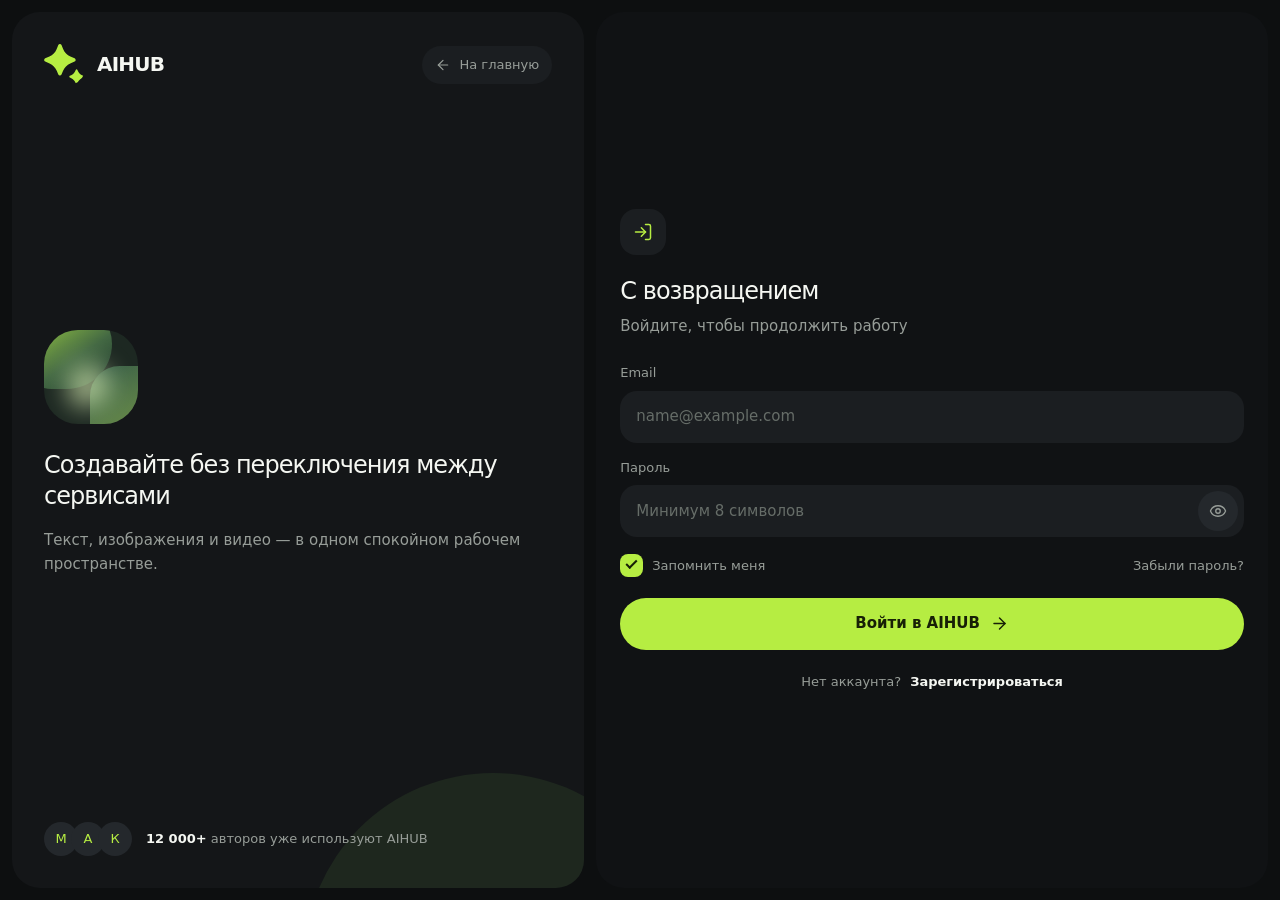
<file: auth.html>
<!DOCTYPE html>
<html lang="ru">
<head>
  <meta http-equiv="Content-Type" content="text/html; charset=UTF-8">
  <meta name="viewport" content="width=device-width, initial-scale=1.0">
  <meta name="theme-color" content="#0d0f10">
  <title>AIHUB — Вход</title>
  <link rel="preconnect" href="https://fonts.googleapis.com/">
  <link rel="preconnect" href="https://fonts.gstatic.com/" crossorigin="">
  <link href="./auth_files/css2" rel="stylesheet">
  <script src="./auth_files/browser@4"></script>
  
  <!-- ИСПРАВЛЕНИЕ: Разрешаем прокрутку и задаем правильный фон -->
  <style>
    html, body {
        height: 100% !important;
        margin: 0 !important;
        padding: 0 !important;
        overflow-y: auto !important; 
        background-color: #0d0f10 !important;
    }
    
    .auth-layout {
        min-height: 100vh !important;
        height: auto !important;
    }
    
    .auth-main, .auth-card {
        width: 100% !important;
    }
    
    .auth-card {
        margin: 20px auto !important;
    }

    /* Стили для сообщений об ошибках */
    .auth-error-message {
        background: rgba(244, 67, 54, 0.15);
        border: 1px solid rgba(244, 67, 54, 0.3);
        color: #ff7a74;
        padding: 12px 15px;
        border-radius: 12px;
        margin-bottom: 16px;
        font-size: 14px;
        line-height: 1.5;
        display: none; /* Скрыто по умолчанию */
    }
    .auth-error-message.show {
        display: block;
    }
  </style>

  <style>/*! tailwindcss v4.3.3 | MIT License | https://tailwindcss.com */
@layer theme, base, components, utilities;
@layer theme {
  :root, :host {
    --font-sans: -apple-system, BlinkMacSystemFont, 'Segoe UI', Roboto, 'Helvetica Neue', 'Noto Sans', Arial,
    sans-serif, 'Apple Color Emoji', 'Segoe UI Emoji', 'Segoe UI Symbol', 'Noto Color Emoji';
    --font-mono: ui-monospace, SFMono-Regular, Menlo, Monaco, Consolas, 'Liberation Mono', 'Courier New',
    monospace;
    --default-font-family: var(--font-sans);
    --default-mono-font-family: var(--font-mono);
  }
}
@layer base {
  *, ::after, ::before, ::backdrop, ::file-selector-button {
    box-sizing: border-box;
    margin: 0;
    padding: 0;
    border: 0 solid;
  }
  html, :host {
    line-height: 1.5;
    -webkit-text-size-adjust: 100%;
    tab-size: 4;
    font-family: var(--default-font-family, -apple-system, BlinkMacSystemFont, 'Segoe UI', Roboto, 'Helvetica Neue', 'Noto Sans', Arial, sans-serif, 'Apple Color Emoji', 'Segoe UI Emoji', 'Segoe UI Symbol', 'Noto Color Emoji');
    font-feature-settings: var(--default-font-feature-settings, normal);
    font-variation-settings: var(--default-font-variation-settings, normal);
    -webkit-tap-highlight-color: transparent;
  }
  hr {
    height: 0;
    color: inherit;
    border-top-width: 1px;
  }
  abbr:where([title]) {
    -webkit-text-decoration: underline dotted;
    text-decoration: underline dotted;
  }
  h1, h2, h3, h4, h5, h6 {
    font-size: inherit;
    font-weight: inherit;
  }
  a {
    color: inherit;
    -webkit-text-decoration: inherit;
    text-decoration: inherit;
  }
  b, strong {
    font-weight: bolder;
  }
  code, kbd, samp, pre {
    font-family: var(--default-mono-font-family, ui-monospace, SFMono-Regular, Menlo, Monaco, Consolas, 'Liberation Mono', 'Courier New', monospace);
    font-feature-settings: var(--default-mono-font-feature-settings, normal);
    font-variation-settings: var(--default-mono-font-variation-settings, normal);
    font-size: 1em;
  }
  small {
    font-size: 80%;
  }
  sub, sup {
    font-size: 75%;
    line-height: 0;
    position: relative;
    vertical-align: baseline;
  }
  sub {
    bottom: -0.25em;
  }
  sup {
    top: -0.5em;
  }
  table {
    text-indent: 0;
    border-color: inherit;
    border-collapse: collapse;
  }
  :-moz-focusring:where(:not(iframe)) {
    outline: auto;
  }
  progress {
    vertical-align: baseline;
  }
  summary {
    display: list-item;
  }
  ol, ul, menu {
    list-style: none;
  }
  img, svg, video, canvas, audio, iframe, embed, object {
    display: block;
    vertical-align: middle;
  }
  img, video {
    max-width: 100%;
    height: auto;
  }
  button, input, select, optgroup, textarea, ::file-selector-button {
    font: inherit;
    font-feature-settings: inherit;
    font-variation-settings: inherit;
    letter-spacing: inherit;
    color: inherit;
    border-radius: 0;
    background-color: transparent;
    opacity: 1;
  }
  :where(select:is([multiple], [size])) optgroup {
    font-weight: bolder;
  }
  :where(select:is([multiple], [size])) optgroup option {
    padding-inline-start: 20px;
  }
  ::file-selector-button {
    margin-inline-end: 4px;
  }
  ::placeholder {
    opacity: 1;
  }
  @supports (not (-webkit-appearance: -apple-pay-button))  or (contain-intrinsic-size: 1px) {
    ::placeholder {
      color: currentcolor;
      @supports (color: color-mix(in lab, red, red)) {
        color: color-mix(in oklab, currentcolor 50%, transparent);
      }
    }
  }
  textarea {
    resize: vertical;
  }
  ::-webkit-search-decoration {
    -webkit-appearance: none;
  }
  ::-webkit-date-and-time-value {
    min-height: 1lh;
    text-align: inherit;
  }
  ::-webkit-datetime-edit {
    display: inline-flex;
  }
  ::-webkit-datetime-edit-fields-wrapper {
    padding: 0;
  }
  ::-webkit-datetime-edit, ::-webkit-datetime-edit-year-field, ::-webkit-datetime-edit-month-field, ::-webkit-datetime-edit-day-field, ::-webkit-datetime-edit-hour-field, ::-webkit-datetime-edit-minute-field, ::-webkit-datetime-edit-second-field, ::-webkit-datetime-edit-millisecond-field, ::-webkit-datetime-edit-meridiem-field {
    padding-block: 0;
  }
  ::-webkit-calendar-picker-indicator {
    line-height: 1;
  }
  :-moz-ui-invalid {
    box-shadow: none;
  }
  button, input:where([type='button'], [type='reset'], [type='submit']), ::file-selector-button {
    appearance: button;
  }
  ::-webkit-inner-spin-button, ::-webkit-outer-spin-button {
    height: auto;
  }
  [hidden]:where(:not([hidden='until-found'])) {
    display: none !important;
  }
}
@layer utilities;
</style>
  <link rel="stylesheet" href="./auth_files/auth.css">
  <link rel="icon" type="image/svg+xml" href="./auth_files/favicon.svg">
</head>
<body>
  <main class="auth-layout">
    <section class="auth-aside">
      <a class="auth-brand" href="index.html" aria-label="AIHUB — на главную"><img src="./auth_files/favicon.svg" alt="" style="width: 40px; height: 40px; border-radius: 13px;"><strong>AIHUB</strong></a>
      <a class="auth-back" href="index.html"><svg xmlns="http://www.w3.org/2000/svg" width="24" height="24" viewBox="0 0 24 24" fill="none" stroke="currentColor" stroke-width="1.8" stroke-linecap="round" stroke-linejoin="round" data-lucide="arrow-left" aria-hidden="true" class="lucide lucide-arrow-left"><path d="m12 19-7-7 7-7"></path><path d="M19 12H5"></path></svg><span>На главную</span></a>
      <div class="auth-message">
        <div class="auth-liquid" aria-hidden="true"><span></span><span></span><span></span></div>
        <h1>Создавайте без переключения между сервисами</h1>
        <p>Текст, изображения и видео — в одном спокойном рабочем пространстве.</p>
      </div>
      <div class="auth-proof"><span class="proof-avatars"><i>М</i><i>А</i><i>К</i></span><p><strong>12 000+</strong> авторов уже используют AIHUB</p></div>
    </section>

    <section class="auth-main">
      <div class="auth-card">
        <div class="auth-copy">
          <span class="auth-mode-icon"><svg xmlns="http://www.w3.org/2000/svg" width="24" height="24" viewBox="0 0 24 24" fill="none" stroke="currentColor" stroke-width="1.8" stroke-linecap="round" stroke-linejoin="round" data-lucide="log-in" aria-hidden="true" class="lucide lucide-log-in"><path d="m10 17 5-5-5-5"></path><path d="M15 12H3"></path><path d="M15 3h4a2 2 0 0 1 2 2v14a2 2 0 0 1-2 2h-4"></path></svg></span>
          <h2>С возвращением</h2>
          <p>Войдите, чтобы продолжить работу</p>
        </div>

        <!-- Блок для вывода ошибок -->
        <div class="auth-error-message" id="auth-error"></div>

        
        <form id="auth-form" method="post" novalidate="">
          <input type="hidden" name="mode" value="login">
          <input type="hidden" name="csrf_token" value="623d39f9514921ec5ddda007801e3764b800739c83c3a15cdfbf68370bb7acda">
                    <label><span>Email</span><input type="email" name="email" id="login-email" value="" placeholder="name@example.com" autocomplete="email" required=""></label>
          <label><span>Пароль</span><span class="password-wrap"><input type="password" name="password" id="login-password" placeholder="Минимум 8 символов" minlength="8" autocomplete="current-password" required=""><button type="button" class="password-toggle" aria-label="Показать пароль"><svg xmlns="http://www.w3.org/2000/svg" width="24" height="24" viewBox="0 0 24 24" fill="none" stroke="currentColor" stroke-width="1.8" stroke-linecap="round" stroke-linejoin="round" data-lucide="eye" aria-hidden="true" class="lucide lucide-eye"><path d="M2.062 12.348a1 1 0 0 1 0-.696 10.75 10.75 0 0 1 19.876 0 1 1 0 0 1 0 .696 10.75 10.75 0 0 1-19.876 0"></path><circle cx="12" cy="12" r="3"></circle></svg></button></span></label>
                      <div class="auth-options"><label class="remember"><input type="checkbox" name="remember" checked=""><span></span>Запомнить меня</label><button type="button" id="forgot-password">Забыли пароль?</button></div>
                    <button class="auth-submit" type="submit"><span>Войти в AIHUB</span><svg xmlns="http://www.w3.org/2000/svg" width="24" height="24" viewBox="0 0 24 24" fill="none" stroke="currentColor" stroke-width="1.8" stroke-linecap="round" stroke-linejoin="round" data-lucide="arrow-right" aria-hidden="true" class="lucide lucide-arrow-right"><path d="M5 12h14"></path><path d="m12 5 7 7-7 7"></path></svg></button>
        </form>

        <p class="auth-switch">
          Нет аккаунта?          <a href="reg.html">Зарегистрироваться</a>
        </p>
      </div>
    </section>
  </main>

  <div class="auth-toast" id="auth-toast" hidden=""></div>
  <script src="./auth_files/lucide.min.js.Без названия"></script>
  <script>
    const icons = () => window.lucide && window.lucide.createIcons({attrs:{'stroke-width':1.8}});
    const toast = document.getElementById('auth-toast');
    const errorBox = document.getElementById('auth-error');
    
    const showToast = message => {
      toast.textContent = message;
      toast.hidden = false;
      requestAnimationFrame(() => toast.classList.add('visible'));
      clearTimeout(toast.timer);
      toast.timer = setTimeout(() => { toast.classList.remove('visible'); setTimeout(() => { toast.hidden = true; }, 220); }, 2600);
    };

    // Функция показа ошибки
    const showError = (message) => {
      errorBox.textContent = message;
      errorBox.classList.add('show');
    };

    // Скрываем ошибку при вводе
    const clearError = () => {
      errorBox.classList.remove('show');
    };

    document.querySelectorAll('.password-toggle').forEach(button => button.addEventListener('click', () => {
      const input = button.parentElement.querySelector('input');
      input.type = input.type === 'password' ? 'text' : 'password';
      button.innerHTML = `<i data-lucide="${input.type === 'password' ? 'eye' : 'eye-off'}"></i>`;
      icons();
    }));

    document.getElementById('forgot-password')?.addEventListener('click', () => showToast('Восстановление пароля появится в следующем обновлении'));

    // ЛОГИКА ВХОДА
    document.getElementById('auth-form').addEventListener('submit', (e) => {
      e.preventDefault(); // Отменяем стандартную отправку формы
      
      clearError();

      const email = document.getElementById('login-email').value.trim();
      const password = document.getElementById('login-password').value;

      // Проверка Email по регулярному выражению
      const emailPattern = /^[^\s@]+@[^\s@]+\.[^\s@]+$/;
      if (!emailPattern.test(email)) {
        showError('Введите корректный email.');
        return;
      }

      // Проверка пароля (минимум 8 символов)
      if (password.length < 8) {
        showError('Пароль должен содержать минимум 8 символов.');
        return;
      }

      // Если проверки пройдены - переходим на Workspace.html
      window.location.href = 'Workspace.html';
    });

    // Скрываем ошибку при вводе текста
    document.getElementById('login-email').addEventListener('input', clearError);
    document.getElementById('login-password').addEventListener('input', clearError);

    icons();
  </script>
</body>
</html>
</file>
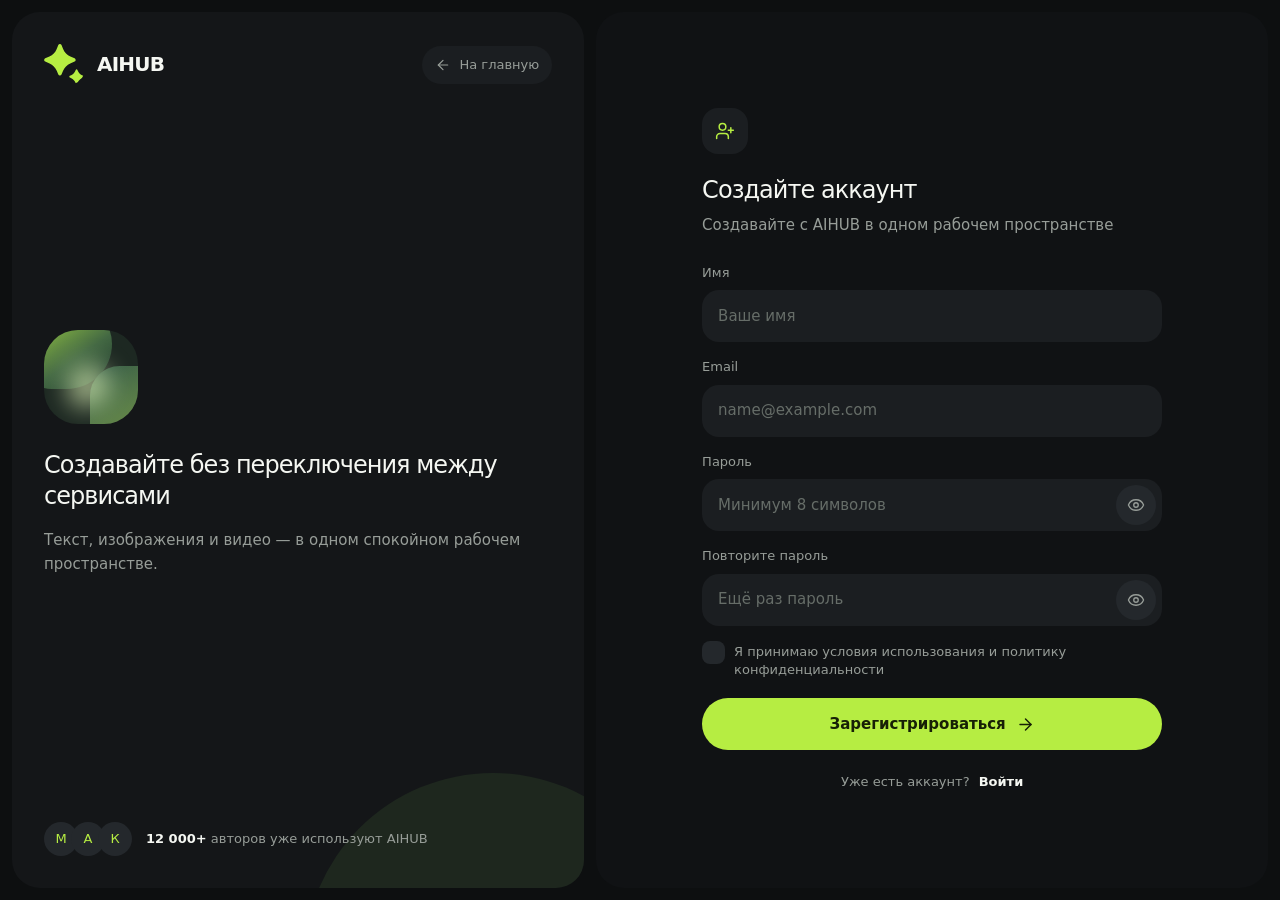
<file: reg.html>
<!DOCTYPE html>
<!-- saved from url=(0014)about:internet -->
<html lang="ru"><head><meta http-equiv="Content-Type" content="text/html; charset=UTF-8">
  
  <meta name="viewport" content="width=device-width, initial-scale=1.0">
  <meta name="theme-color" content="#0d0f10">
  <title>AIHUB — Регистрация</title>
  <link rel="preconnect" href="https://fonts.googleapis.com/">
  <link rel="preconnect" href="https://fonts.gstatic.com/" crossorigin="">
  <link href="./AIHUB — Регистрация_files/css2" rel="stylesheet">
  <script src="./AIHUB — Регистрация_files/browser@4"></script><style>/*! tailwindcss v4.3.3 | MIT License | https://tailwindcss.com */
@layer theme, base, components, utilities;
@layer theme {
  :root, :host {
    --font-sans: -apple-system, BlinkMacSystemFont, 'Segoe UI', Roboto, 'Helvetica Neue', 'Noto Sans', Arial,
    sans-serif, 'Apple Color Emoji', 'Segoe UI Emoji', 'Segoe UI Symbol', 'Noto Color Emoji';
    --font-mono: ui-monospace, SFMono-Regular, Menlo, Monaco, Consolas, 'Liberation Mono', 'Courier New',
    monospace;
    --default-font-family: var(--font-sans);
    --default-mono-font-family: var(--font-mono);
  }
}
@layer base {
  *, ::after, ::before, ::backdrop, ::file-selector-button {
    box-sizing: border-box;
    margin: 0;
    padding: 0;
    border: 0 solid;
  }
  html, :host {
    line-height: 1.5;
    -webkit-text-size-adjust: 100%;
    tab-size: 4;
    font-family: var(--default-font-family, -apple-system, BlinkMacSystemFont, 'Segoe UI', Roboto, 'Helvetica Neue', 'Noto Sans', Arial, sans-serif, 'Apple Color Emoji', 'Segoe UI Emoji', 'Segoe UI Symbol', 'Noto Color Emoji');
    font-feature-settings: var(--default-font-feature-settings, normal);
    font-variation-settings: var(--default-font-variation-settings, normal);
    -webkit-tap-highlight-color: transparent;
  }
  hr {
    height: 0;
    color: inherit;
    border-top-width: 1px;
  }
  abbr:where([title]) {
    -webkit-text-decoration: underline dotted;
    text-decoration: underline dotted;
  }
  h1, h2, h3, h4, h5, h6 {
    font-size: inherit;
    font-weight: inherit;
  }
  a {
    color: inherit;
    -webkit-text-decoration: inherit;
    text-decoration: inherit;
  }
  b, strong {
    font-weight: bolder;
  }
  code, kbd, samp, pre {
    font-family: var(--default-mono-font-family, ui-monospace, SFMono-Regular, Menlo, Monaco, Consolas, 'Liberation Mono', 'Courier New', monospace);
    font-feature-settings: var(--default-mono-font-feature-settings, normal);
    font-variation-settings: var(--default-mono-font-variation-settings, normal);
    font-size: 1em;
  }
  small {
    font-size: 80%;
  }
  sub, sup {
    font-size: 75%;
    line-height: 0;
    position: relative;
    vertical-align: baseline;
  }
  sub {
    bottom: -0.25em;
  }
  sup {
    top: -0.5em;
  }
  table {
    text-indent: 0;
    border-color: inherit;
    border-collapse: collapse;
  }
  :-moz-focusring:where(:not(iframe)) {
    outline: auto;
  }
  progress {
    vertical-align: baseline;
  }
  summary {
    display: list-item;
  }
  ol, ul, menu {
    list-style: none;
  }
  img, svg, video, canvas, audio, iframe, embed, object {
    display: block;
    vertical-align: middle;
  }
  img, video {
    max-width: 100%;
    height: auto;
  }
  button, input, select, optgroup, textarea, ::file-selector-button {
    font: inherit;
    font-feature-settings: inherit;
    font-variation-settings: inherit;
    letter-spacing: inherit;
    color: inherit;
    border-radius: 0;
    background-color: transparent;
    opacity: 1;
  }
  :where(select:is([multiple], [size])) optgroup {
    font-weight: bolder;
  }
  :where(select:is([multiple], [size])) optgroup option {
    padding-inline-start: 20px;
  }
  ::file-selector-button {
    margin-inline-end: 4px;
  }
  ::placeholder {
    opacity: 1;
  }
  @supports (not (-webkit-appearance: -apple-pay-button))  or (contain-intrinsic-size: 1px) {
    ::placeholder {
      color: currentcolor;
      @supports (color: color-mix(in lab, red, red)) {
        color: color-mix(in oklab, currentcolor 50%, transparent);
      }
    }
  }
  textarea {
    resize: vertical;
  }
  ::-webkit-search-decoration {
    -webkit-appearance: none;
  }
  ::-webkit-date-and-time-value {
    min-height: 1lh;
    text-align: inherit;
  }
  ::-webkit-datetime-edit {
    display: inline-flex;
  }
  ::-webkit-datetime-edit, ::-webkit-datetime-edit-year-field, ::-webkit-datetime-edit-month-field, ::-webkit-datetime-edit-day-field, ::-webkit-datetime-edit-hour-field, ::-webkit-datetime-edit-minute-field, ::-webkit-datetime-edit-second-field, ::-webkit-datetime-edit-millisecond-field, ::-webkit-datetime-edit-meridiem-field {
    padding-block: 0;
  }
  ::-webkit-calendar-picker-indicator {
    line-height: 1;
  }
  :-moz-ui-invalid {
    box-shadow: none;
  }
  button, input:where([type='button'], [type='reset'], [type='submit']), ::file-selector-button {
    appearance: button;
  }
  ::-webkit-inner-spin-button, ::-webkit-outer-spin-button {
    height: auto;
  }
  [hidden]:where(:not([hidden='until-found'])) {
    display: none !important;
  }
}
@layer utilities;
</style>
  <link rel="stylesheet" href="./AIHUB — Регистрация_files/auth.css">
  <link rel="icon" type="image/svg+xml" href="./AIHUB — Регистрация_files/favicon.svg">
</head>
<body>
  <main class="auth-layout">
    <section class="auth-aside">
      <a class="auth-brand" href="index.html" aria-label="AIHUB — на главную"><img src="./AIHUB — Регистрация_files/favicon.svg" alt="" style="width: 40px; height: 40px; border-radius: 13px;"><strong>AIHUB</strong></a>
      <a class="auth-back" href="index.html"><svg xmlns="http://www.w3.org/2000/svg" width="24" height="24" viewBox="0 0 24 24" fill="none" stroke="currentColor" stroke-width="1.8" stroke-linecap="round" stroke-linejoin="round" data-lucide="arrow-left" aria-hidden="true" class="lucide lucide-arrow-left"><path d="m12 19-7-7 7-7"></path><path d="M19 12H5"></path></svg><span>На главную</span></a>
      <div class="auth-message">
        <div class="auth-liquid" aria-hidden="true"><span></span><span></span><span></span></div>
        <h1>Создавайте без переключения между сервисами</h1>
        <p>Текст, изображения и видео — в одном спокойном рабочем пространстве.</p>
      </div>
      <div class="auth-proof"><span class="proof-avatars"><i>М</i><i>А</i><i>К</i></span><p><strong>12 000+</strong> авторов уже используют AIHUB</p></div>
    </section>

    <section class="auth-main">
      <div class="auth-card">
        <div class="auth-copy">
          <span class="auth-mode-icon"><svg xmlns="http://www.w3.org/2000/svg" width="24" height="24" viewBox="0 0 24 24" fill="none" stroke="currentColor" stroke-width="1.8" stroke-linecap="round" stroke-linejoin="round" data-lucide="user-plus" aria-hidden="true" class="lucide lucide-user-plus"><path d="M16 21v-2a4 4 0 0 0-4-4H6a4 4 0 0 0-4 4v2"></path><circle cx="9" cy="7" r="4"></circle><line x1="19" x2="19" y1="8" y2="14"></line><line x1="22" x2="16" y1="11" y2="11"></line></svg></span>
          <h2>Создайте аккаунт</h2>
          <p>Создавайте с AIHUB в одном рабочем пространстве</p>
        </div>

        
        <form id="auth-form" method="post" novalidate="">
          <input type="hidden" name="mode" value="register">
          <input type="hidden" name="csrf_token" value="219ed871241d5c2f6381846a0684054a88347c143021b4dd2f285fe44fd070b3">
                      <label><span>Имя</span><input type="text" name="name" value="" placeholder="Ваше имя" minlength="2" autocomplete="name" required=""></label>
                    <label><span>Email</span><input type="email" name="email" value="" placeholder="name@example.com" autocomplete="email" required=""></label>
          <label><span>Пароль</span><span class="password-wrap"><input type="password" name="password" placeholder="Минимум 8 символов" minlength="8" autocomplete="new-password" required=""><button type="button" class="password-toggle" aria-label="Показать пароль"><svg xmlns="http://www.w3.org/2000/svg" width="24" height="24" viewBox="0 0 24 24" fill="none" stroke="currentColor" stroke-width="1.8" stroke-linecap="round" stroke-linejoin="round" data-lucide="eye" aria-hidden="true" class="lucide lucide-eye"><path d="M2.062 12.348a1 1 0 0 1 0-.696 10.75 10.75 0 0 1 19.876 0 1 1 0 0 1 0 .696 10.75 10.75 0 0 1-19.876 0"></path><circle cx="12" cy="12" r="3"></circle></svg></button></span></label>
                      <label><span>Повторите пароль</span><span class="password-wrap"><input type="password" name="confirm_password" placeholder="Ещё раз пароль" minlength="8" autocomplete="new-password" required=""><button type="button" class="password-toggle" aria-label="Показать пароль"><svg xmlns="http://www.w3.org/2000/svg" width="24" height="24" viewBox="0 0 24 24" fill="none" stroke="currentColor" stroke-width="1.8" stroke-linecap="round" stroke-linejoin="round" data-lucide="eye" aria-hidden="true" class="lucide lucide-eye"><path d="M2.062 12.348a1 1 0 0 1 0-.696 10.75 10.75 0 0 1 19.876 0 1 1 0 0 1 0 .696 10.75 10.75 0 0 1-19.876 0"></path><circle cx="12" cy="12" r="3"></circle></svg></button></span></label>
            <label class="consent"><input type="checkbox" name="terms" value="1" required=""><span></span><em>Я принимаю условия использования и политику конфиденциальности</em></label>
                    <button class="auth-submit" type="submit"><span>Зарегистрироваться</span><svg xmlns="http://www.w3.org/2000/svg" width="24" height="24" viewBox="0 0 24 24" fill="none" stroke="currentColor" stroke-width="1.8" stroke-linecap="round" stroke-linejoin="round" data-lucide="arrow-right" aria-hidden="true" class="lucide lucide-arrow-right"><path d="M5 12h14"></path><path d="m12 5 7 7-7 7"></path></svg></button>
        </form>

        <p class="auth-switch">
          Уже есть аккаунт?          <a href="auth.html">Войти</a>
        </p>
      </div>
    </section>
  </main>

  <div class="auth-toast" id="auth-toast" hidden=""></div>
  <script src="./AIHUB — Регистрация_files/lucide.min.js.Без названия"></script>
  <script>
    const icons = () => window.lucide && window.lucide.createIcons({attrs:{'stroke-width':1.8}});
    const toast = document.getElementById('auth-toast');
    const showToast = message => {
      toast.textContent = message;
      toast.hidden = false;
      requestAnimationFrame(() => toast.classList.add('visible'));
      clearTimeout(toast.timer);
      toast.timer = setTimeout(() => { toast.classList.remove('visible'); setTimeout(() => { toast.hidden = true; }, 220); }, 2600);
    };
    document.querySelectorAll('.password-toggle').forEach(button => button.addEventListener('click', () => {
      const input = button.parentElement.querySelector('input');
      input.type = input.type === 'password' ? 'text' : 'password';
      button.innerHTML = `<i data-lucide="${input.type === 'password' ? 'eye' : 'eye-off'}"></i>`;
      icons();
    }));
    document.getElementById('forgot-password')?.addEventListener('click', () => showToast('Восстановление пароля появится в следующем обновлении'));
    icons();

    // ДОБАВЛЕННЫЙ КОД: Перенаправление на страницу AI Workspace
    document.getElementById('auth-form').addEventListener('submit', function(e) {
      e.preventDefault(); // Отменяем стандартную отправку формы на сервер
      window.location.href = 'Workspace.html'; // Переход на нужную страницу
    });
  </script>


</body></html>
</file>
<file: AIHUB — единое пространство для AI-контента_files/landing.css>
:root {
  --page: #0d0f10;
  --panel: #141618;
  --surface: #1b1e21;
  --surface-2: #24282c;
  --surface-3: #2b3034;
  --text: #f5f7f2;
  --muted: #979d98;
  --muted-2: #656c67;
  --accent: #b6ed42;
  --accent-ink: #172006;
  --radius-panel: 28px;
  --radius-control: 999px;
  --ease: cubic-bezier(.22, 1, .36, 1);
}

* { box-sizing: border-box; border-width: 0 !important; }
html { min-width: 0; max-width: 100%; scroll-behavior: smooth; overflow-x: hidden; background: var(--page); }
body { min-width: 0; max-width: 100%; margin: 0; overflow-x: hidden; background: var(--page); color: var(--text); font-family: Inter, system-ui, sans-serif; font-size: 15px; -webkit-font-smoothing: antialiased; }
button, input { color: inherit; font: inherit; outline: none; }
a { color: inherit; text-decoration: none; }
button, a { -webkit-tap-highlight-color: transparent; cursor: pointer; transition: filter .18s ease, background-color .18s ease, color .18s ease; }
button:hover, a:hover { filter: brightness(.9); }
[hidden] { display: none !important; }

.landing-header { position: sticky; top: 10px; z-index: 30; display: grid; width: min(1240px, calc(100% - 28px)); min-height: 68px; grid-template-columns: 1fr auto 1fr; align-items: center; margin: 10px auto 0; padding: 10px 12px 10px 16px; border-radius: 24px; background: rgba(20, 22, 24, .92); backdrop-filter: blur(18px); }
.landing-brand { display: flex; width: max-content; max-width: 100%; align-items: center; gap: 12px; }
.brand-mark { position: relative; display: grid; width: 40px; height: 40px; flex: 0 0 40px; place-items: center; border-radius: 13px; background: var(--accent); }
.brand-mark::before { width: 20px; height: 20px; content: ''; border-radius: 50%; background: var(--page); }
.brand-mark::after { position: absolute; width: 8px; height: 8px; content: ''; border-radius: 50%; background: var(--accent); }
.landing-brand strong { font-size: 20px; letter-spacing: -.04em; }
.desktop-nav { display: flex; align-items: center; gap: 4px; padding: 5px; border-radius: var(--radius-control); background: #101214; }
.desktop-nav a { min-height: 38px; padding: 0 15px; border-radius: var(--radius-control); color: var(--muted); font-size: 13px; line-height: 38px; }
.desktop-nav a:hover { background: var(--surface); color: var(--text); }
.header-cta { display: flex; align-items: center; justify-content: flex-end; gap: 8px; }
.login-link { min-height: 40px; padding: 0 14px; border-radius: var(--radius-control); color: var(--muted); font-size: 13px; line-height: 40px; }
.primary-button, .secondary-button { display: inline-flex; min-height: 52px; align-items: center; justify-content: center; gap: 10px; padding: 0 20px; border-radius: var(--radius-control); font-size: 15px; font-weight: 600; transition: filter .18s ease, transform .22s var(--ease); }
.primary-button { background: var(--accent); color: var(--accent-ink); }
.secondary-button { background: var(--surface); color: var(--text); }
.primary-button.compact { min-height: 44px; padding: 0 17px; font-size: 13px; }
.primary-button svg, .secondary-button svg { width: 18px; height: 18px; }
.primary-button:active, .secondary-button:active { transform: scale(1.018); }
.mobile-nav-button { display: none; width: 44px; height: 44px; place-items: center; border-radius: 50%; background: var(--surface); color: var(--text); }
.mobile-nav-button svg { width: 19px; height: 19px; }
.mobile-nav { position: absolute; top: calc(100% + 8px); right: 0; left: 0; padding: 12px; border-radius: 22px; background: var(--surface); opacity: 0; transform: translateY(-6px); transition: opacity .2s ease, transform .3s var(--ease); }
.mobile-nav.visible { opacity: 1; transform: translateY(0); }
.mobile-nav a { display: flex; min-height: 46px; align-items: center; padding: 0 14px; border-radius: 15px; color: var(--muted); font-size: 15px; }
.mobile-nav a:hover { background: var(--surface-2); color: var(--text); }
.mobile-nav .mobile-nav-primary { margin-top: 5px; justify-content: center; border-radius: var(--radius-control); background: var(--accent); color: var(--accent-ink); font-weight: 600; }

main { width: min(1240px, calc(100% - 28px)); margin: 14px auto 0; }
.hero-section { display: grid; min-height: 650px; grid-template-columns: minmax(0, .82fr) minmax(0, 1.18fr); gap: 12px; }
.hero-copy { display: flex; min-width: 0; flex-direction: column; justify-content: center; padding: clamp(30px, 5vw, 72px); border-radius: var(--radius-panel); background: var(--panel); }
.hero-copy h1 { max-width: 580px; margin: 0; font-size: 24px; line-height: 1.18; letter-spacing: -.05em; }
.hero-copy > p { max-width: 520px; margin: 20px 0 0; color: var(--muted); font-size: 15px; line-height: 1.65; }
.hero-actions { display: flex; flex-wrap: wrap; gap: 9px; margin-top: 30px; }
.hero-proof { display: flex; align-items: center; gap: 13px; margin-top: 42px; }
.hero-avatars { display: flex; }
.hero-avatars i { display: grid; width: 36px; height: 36px; place-items: center; margin-left: -7px; border-radius: 50%; background: var(--surface-2); color: var(--accent); font-size: 13px; font-style: normal; }
.hero-avatars i:first-child { margin-left: 0; }
.hero-proof p { margin: 0; color: var(--muted); font-size: 13px; line-height: 1.45; }
.hero-proof strong { color: var(--text); }

.hero-visual { --scene-x: 0deg; --scene-y: 0deg; position: relative; min-width: 0; overflow: hidden; border-radius: var(--radius-panel); background: #111412; perspective: 1200px; isolation: isolate; }
.hero-visual::before { position: absolute; inset: 0; content: ''; background: radial-gradient(circle at 70% 20%, rgba(182, 237, 66, .1), transparent 28%), linear-gradient(145deg, transparent 48%, rgba(91, 116, 61, .13)); }
.hero-scene { position: absolute; inset: 5%; transform: rotateX(var(--scene-y)) rotateY(var(--scene-x)); transform-style: preserve-3d; transition: transform .7s var(--ease); }
.scene-grid { position: absolute; right: -18%; bottom: -30%; left: -18%; height: 72%; background-image: linear-gradient(rgba(182, 237, 66, .1) 1px, transparent 1px), linear-gradient(90deg, rgba(182, 237, 66, .1) 1px, transparent 1px); background-size: 46px 46px; opacity: .44; transform: rotateX(66deg) translateZ(-90px); transform-origin: bottom; mask-image: linear-gradient(to top, #000, transparent 82%); }
.scene-ring { position: absolute; top: 50%; left: 50%; width: 78%; aspect-ratio: 1.7; border-radius: 50%; background: rgba(182, 237, 66, .12); mask: radial-gradient(ellipse, transparent 64%, #000 65%, #000 68%, transparent 69%); transform-style: preserve-3d; }
.scene-ring-one { transform: translate3d(-50%, -50%, -45px) rotateX(68deg) rotateZ(5deg); animation: scene-ring-spin 13s linear infinite; }
.scene-ring-two { width: 58%; opacity: .7; transform: translate3d(-50%, -50%, 5px) rotateX(72deg) rotateZ(70deg); animation: scene-ring-spin-reverse 9s linear infinite; }
.scene-core { position: absolute; top: 50%; left: 50%; width: min(50%, 360px); aspect-ratio: .82; overflow: hidden; border-radius: 34px; background: #1c251f; transform: translate3d(-50%, -50%, 48px) rotateZ(-5deg); transform-style: preserve-3d; animation: scene-core-float 5.8s var(--ease) infinite alternate; }
.scene-liquid { position: absolute; inset: -24%; background: #1a241e; }
.scene-liquid span { position: absolute; width: 78%; aspect-ratio: 1; border-radius: 44% 56% 62% 38%; background: #617b55; opacity: .8; animation: scene-liquid 5.4s var(--ease) infinite alternate; }
.scene-liquid span:nth-child(1) { top: -3%; left: -12%; }
.scene-liquid span:nth-child(2) { right: -12%; bottom: -9%; background: #304d40; animation-delay: -1.8s; }
.scene-liquid span:nth-child(3) { top: 26%; left: 27%; width: 52%; background: #a4bd66; opacity: .62; animation-delay: -3.6s; }
.scene-core-copy { position: absolute; top: 24px; left: 24px; z-index: 2; display: grid; gap: 12px; }
.scene-core-copy span { color: rgba(245, 247, 242, .7); font-size: 13px; }
.scene-core-copy strong { max-width: 240px; font-size: 24px; line-height: 1.22; letter-spacing: -.045em; }
.scene-status { position: absolute; right: 18px; bottom: 18px; left: 18px; z-index: 2; display: grid; min-height: 58px; grid-template-columns: auto 1fr auto; align-items: center; gap: 9px; padding: 0 14px; border-radius: 18px; background: rgba(13, 15, 14, .84); font-size: 13px; }
.scene-status svg { width: 17px; height: 17px; color: var(--accent); }
.scene-status b { color: var(--accent); font-size: 15px; }
.scene-card { position: absolute; z-index: 4; display: grid; min-width: 178px; gap: 8px; padding: 15px; border-radius: 20px; background: rgba(36, 40, 44, .94); transform-style: preserve-3d; }
.scene-card span { display: flex; align-items: center; gap: 7px; color: var(--muted); font-size: 13px; }
.scene-card span svg { width: 16px; height: 16px; color: var(--accent); }
.scene-card strong { font-size: 15px; }
.scene-card small { color: var(--muted-2); font-size: 13px; }
.scene-card-text { top: 8%; right: 4%; transform: translateZ(92px) rotateZ(6deg); animation: scene-card-a 6s var(--ease) infinite alternate; }
.scene-card-image { bottom: 10%; left: 2%; transform: translateZ(112px) rotateZ(-7deg); animation: scene-card-b 6.8s var(--ease) -2s infinite alternate; }
.scene-card-video { right: 0; bottom: 15%; transform: translateZ(78px) rotateZ(4deg); animation: scene-card-c 5.6s var(--ease) -3.4s infinite alternate; }
.scene-cursor { position: absolute; top: 28%; left: 17%; z-index: 6; display: grid; width: 44px; height: 44px; place-items: center; border-radius: 15px; background: var(--accent); color: var(--accent-ink); transform: translateZ(132px) rotate(-8deg); animation: scene-cursor 4.8s var(--ease) infinite alternate; }
.scene-cursor svg { width: 19px; height: 19px; }
@keyframes scene-ring-spin { to { transform: translate3d(-50%, -50%, -45px) rotateX(68deg) rotateZ(365deg); } }
@keyframes scene-ring-spin-reverse { to { transform: translate3d(-50%, -50%, 5px) rotateX(72deg) rotateZ(-290deg); } }
@keyframes scene-core-float { from { transform: translate3d(-50%, -52%, 48px) rotateZ(-6deg); } to { transform: translate3d(-50%, -47%, 68px) rotateZ(-2deg); } }
@keyframes scene-liquid { from { transform: rotate(-13deg) translate3d(-4%, 3%, 0) scale(.94); border-radius: 44% 56% 62% 38%; } to { transform: rotate(17deg) translate3d(8%, -6%, 0) scale(1.13); border-radius: 59% 41% 35% 65%; } }
@keyframes scene-card-a { to { transform: translate3d(-7px, 16px, 104px) rotateZ(2deg); } }
@keyframes scene-card-b { to { transform: translate3d(13px, -13px, 124px) rotateZ(-3deg); } }
@keyframes scene-card-c { to { transform: translate3d(-10px, -17px, 92px) rotateZ(7deg); } }
@keyframes scene-cursor { to { transform: translate3d(34px, 44px, 148px) rotate(2deg); } }

.product-window { display: grid; min-width: 0; grid-template-columns: 154px minmax(0, 1fr); overflow: hidden; border-radius: var(--radius-panel); background: #101214; }
.preview-sidebar { display: flex; min-width: 0; flex-direction: column; gap: 8px; padding: 20px 14px; background: #0f1112; }
.preview-logo { position: relative; display: grid; width: 42px; height: 42px; place-items: center; margin: 0 0 18px 4px; border-radius: 14px; background: var(--accent); }
.preview-logo::before { width: 20px; height: 20px; content: ''; border-radius: 50%; background: #111411; }
.preview-logo::after { position: absolute; width: 7px; height: 7px; content: ''; border-radius: 50%; background: var(--accent); }
.preview-nav { display: flex; min-height: 42px; align-items: center; gap: 10px; padding: 0 12px; border-radius: 15px; color: var(--muted); font-size: 13px; }
.preview-nav.active { background: var(--surface); color: var(--text); }
.preview-nav svg { width: 17px; height: 17px; }
.preview-plan { display: grid; grid-template-columns: 1fr auto; gap: 9px; margin-top: auto; padding: 14px; border-radius: 18px; background: var(--surface); color: var(--muted); font-size: 13px; }
.preview-plan strong { color: var(--accent); }
.preview-plan i { height: 6px; grid-column: 1 / -1; overflow: hidden; border-radius: 999px; background: var(--surface-3); }
.preview-plan i::after { display: block; width: 62%; height: 100%; content: ''; border-radius: inherit; background: var(--accent); }
.preview-main { position: relative; display: flex; min-width: 0; flex-direction: column; padding: 18px; background: #151719; }
.preview-top { display: flex; min-height: 42px; align-items: center; justify-content: space-between; gap: 16px; color: var(--muted); font-size: 13px; }
.preview-top > div { display: flex; min-height: 38px; align-items: center; gap: 8px; padding: 0 12px; border-radius: var(--radius-control); background: var(--surface); }
.preview-top svg { width: 16px; height: 16px; color: var(--accent); }
.preview-result { position: relative; min-height: 310px; flex: 1; overflow: hidden; margin: 12px 0; border-radius: 24px; background: #19201c; }
.preview-model { position: absolute; top: 13px; left: 13px; z-index: 4; min-height: 32px; padding: 0 11px; border-radius: var(--radius-control); background: rgba(12, 15, 13, .76); font-size: 13px; line-height: 32px; }
.liquid-field { position: absolute; inset: -20%; overflow: hidden; background: #162019; }
.liquid-field span { position: absolute; width: 72%; aspect-ratio: 1; border-radius: 42% 58% 64% 36%; filter: blur(12px); animation: field-liquid 6s var(--ease) infinite alternate; }
.liquid-field span:nth-child(1) { top: -6%; left: -10%; background: #5c824f; }
.liquid-field span:nth-child(2) { right: -8%; bottom: -12%; background: #213e35; animation-delay: -2.2s; }
.liquid-field span:nth-child(3) { top: 22%; left: 30%; width: 48%; background: #a2bb62; opacity: .65; animation-delay: -4s; }
@keyframes field-liquid { from { transform: rotate(-9deg) translate3d(-3%, 2%, 0) scale(.94); } to { transform: rotate(15deg) translate3d(8%, -5%, 0) scale(1.1); } }
.preview-result-copy { position: absolute; right: 14px; bottom: 14px; left: 14px; z-index: 4; display: flex; min-height: 72px; align-items: center; justify-content: space-between; gap: 16px; padding: 14px 16px; border-radius: 18px; background: rgba(12, 14, 13, .82); }
.preview-result-copy div { display: grid; gap: 5px; }
.preview-result-copy strong { font-size: 15px; }
.preview-result-copy small { color: var(--muted); font-size: 13px; }
.preview-result-copy b { color: var(--accent); font-size: 18px; }
.preview-composer { padding: 14px; border-radius: 22px; background: var(--surface); }
.preview-composer p { min-height: 48px; margin: 0; color: var(--muted); font-size: 13px; line-height: 1.5; }
.preview-composer > div { display: flex; align-items: center; gap: 7px; }
.preview-composer > div > span { display: grid; min-height: 36px; place-items: center; padding: 0 11px; border-radius: var(--radius-control); background: var(--surface-2); color: var(--muted); font-size: 13px; }
.preview-composer > div > span:first-child { width: 36px; padding: 0; border-radius: 50%; }
.preview-composer svg { width: 16px; height: 16px; }
.preview-composer .preview-chip { display: flex; grid-auto-flow: column; gap: 7px; color: var(--text); }
.preview-composer .preview-chip svg { color: var(--accent); }
.preview-composer button, .demo-input button { display: grid; width: 42px; height: 42px; place-items: center; margin-left: auto; border-radius: 50%; background: var(--accent); color: var(--accent-ink); }

.model-strip { display: flex; min-height: 92px; align-items: center; gap: 24px; margin-top: 12px; padding: 16px 22px; overflow: hidden; border-radius: 24px; background: var(--panel); }
.model-strip > p { flex: 0 0 auto; margin: 0; color: var(--muted); font-size: 13px; }
.model-strip > div { display: flex; min-width: 0; flex: 1; align-items: center; justify-content: space-between; gap: 8px; }
.model-strip span { display: flex; min-height: 40px; align-items: center; gap: 8px; padding: 0 12px; border-radius: var(--radius-control); background: var(--surface); font-size: 13px; white-space: nowrap; }
.model-strip svg { width: 16px; height: 16px; color: var(--accent); }
.model-strip img { width: 16px; height: 16px; object-fit: contain; filter: brightness(0) invert(1); }

.workspace-section, .workflow-section, .faq-section { padding: 96px 0 0; }
.section-heading { display: flex; align-items: flex-end; justify-content: space-between; gap: 36px; padding: 0 10px 28px; }
.section-heading h2 { max-width: 560px; margin: 0; font-size: 24px; line-height: 1.25; letter-spacing: -.04em; }
.section-heading p { max-width: 460px; margin: 0; color: var(--muted); font-size: 15px; line-height: 1.6; }
.workspace-stage { display: grid; min-height: 580px; grid-template-columns: .78fr 1.22fr; gap: 12px; }
.workspace-copy { display: flex; flex-direction: column; justify-content: center; gap: 7px; padding: 18px; border-radius: var(--radius-panel); background: var(--panel); }
.feature-row { display: flex; min-height: 116px; align-items: center; gap: 14px; padding: 17px; border-radius: 22px; color: var(--muted); cursor: pointer; transition: background-color .2s ease, color .2s ease; }
.feature-row.active { background: var(--surface); color: var(--text); }
.feature-row > span { display: grid; width: 44px; height: 44px; flex: 0 0 44px; place-items: center; border-radius: 15px; background: var(--surface-2); color: var(--accent); }
.feature-row svg { width: 19px; height: 19px; }
.feature-row strong { font-size: 15px; }
.feature-row p { margin: 7px 0 0; color: var(--muted); font-size: 13px; line-height: 1.5; }
.workspace-demo { display: flex; min-width: 0; flex-direction: column; padding: 20px; overflow: hidden; border-radius: var(--radius-panel); background: #121415; }
.demo-toolbar { display: flex; align-items: center; gap: 8px; }
.demo-toolbar span { display: flex; min-height: 40px; align-items: center; gap: 8px; padding: 0 13px; border-radius: var(--radius-control); background: var(--surface); color: var(--muted); font-size: 13px; }
.demo-toolbar span:first-child { color: var(--text); }
.demo-toolbar svg { width: 17px; height: 17px; color: var(--accent); }
.demo-content { display: flex; flex: 1; flex-direction: column; justify-content: center; gap: 22px; padding: 34px 28px; }
.demo-user { align-self: flex-end; max-width: 62%; padding: 14px 16px; border-radius: 20px 20px 7px 20px; background: var(--accent); color: var(--accent-ink); font-size: 15px; line-height: 1.45; }
.demo-answer { display: flex; max-width: 78%; align-items: flex-start; gap: 13px; }
.demo-answer > svg { width: 40px; height: 40px; flex: 0 0 40px; padding: 10px; border-radius: 14px; background: var(--surface); color: var(--accent); }
.demo-answer strong { font-size: 15px; }
.demo-answer p { margin: 8px 0 0; color: var(--muted); font-size: 15px; line-height: 1.6; }
.demo-input { display: flex; min-height: 78px; align-items: center; gap: 12px; padding: 12px 14px 12px 18px; border-radius: 22px; background: var(--surface); color: var(--muted); font-size: 15px; }
.workspace-demo.refreshing .demo-content { animation: demo-refresh .36s var(--ease); }
@keyframes demo-refresh { from { opacity: .2; transform: translateY(6px); } to { opacity: 1; transform: translateY(0); } }

.compact-heading { align-items: flex-start; flex-direction: column; gap: 10px; }
.workflow-rail { display: grid; grid-template-columns: repeat(3, 1fr); gap: 12px; }
.workflow-rail article { position: relative; min-height: 270px; padding: 24px; overflow: hidden; border-radius: var(--radius-panel); background: var(--panel); }
.workflow-rail article > span { color: var(--muted-2); font-size: 13px; }
.workflow-rail article > svg { display: block; width: 42px; height: 42px; margin: 62px 0 22px; padding: 11px; border-radius: 15px; background: var(--surface); color: var(--accent); }
.workflow-rail h3 { margin: 0; font-size: 18px; }
.workflow-rail p { margin: 10px 0 0; color: var(--muted); font-size: 13px; line-height: 1.55; }

.pricing-section { padding-top: 96px; }
.pricing-heading { align-items: flex-end; }
.landing-pricing-grid { display: grid; grid-template-columns: repeat(2, minmax(0, 1fr)); gap: 12px; }
.landing-price-card { display: flex; min-width: 0; min-height: 520px; flex-direction: column; padding: clamp(26px, 4vw, 42px); border-radius: var(--radius-panel); background: var(--panel); }
.landing-price-card.featured { background: var(--accent); color: var(--accent-ink); }
.landing-price-top { display: flex; align-items: center; justify-content: space-between; gap: 16px; }
.landing-price-name { font-size: 20px; font-weight: 600; letter-spacing: -.03em; }
.price-discount { min-height: 34px; padding: 0 12px; border-radius: var(--radius-control); background: var(--surface-2); color: var(--accent); font-size: 13px; line-height: 34px; }
.featured .price-discount { background: var(--accent-ink); color: var(--text); }
.landing-price-card > p { max-width: 470px; margin: 16px 0 0; color: var(--muted); font-size: 15px; line-height: 1.55; }
.landing-price-card.featured > p { color: rgba(23, 32, 6, .68); }
.landing-price { display: flex; align-items: baseline; flex-wrap: wrap; gap: 7px 10px; margin-top: 34px; }
.landing-price del { width: 100%; color: var(--muted-2); font-size: 15px; }
.featured .landing-price del { color: rgba(23, 32, 6, .52); }
.landing-price strong { font-size: 24px; }
.landing-price small { color: var(--muted); font-size: 13px; }
.featured .landing-price small { color: rgba(23, 32, 6, .64); }
.landing-price-card ul { display: grid; gap: 15px; margin: 30px 0; padding: 0; list-style: none; }
.landing-price-card li { display: flex; align-items: center; gap: 10px; color: #cbd0ca; font-size: 13px; line-height: 1.45; }
.landing-price-card.featured li { color: var(--accent-ink); }
.landing-price-card li svg { width: 19px; height: 19px; flex: 0 0 19px; padding: 3px; border-radius: 50%; background: var(--surface-2); color: var(--accent); }
.landing-price-card.featured li svg { background: var(--accent-ink); color: var(--accent); }
.price-button { display: flex; min-height: 52px; align-items: center; justify-content: center; gap: 9px; margin-top: auto; border-radius: var(--radius-control); background: var(--surface-2); font-size: 15px; font-weight: 600; transition: filter .18s ease, transform .22s var(--ease); }
.landing-price-card.featured .price-button { background: var(--accent-ink); color: var(--text); }
.price-button:active { transform: scale(1.018); }
.price-button svg { width: 18px; height: 18px; }
.price-button.price-current { background: var(--surface-2); color: var(--text); cursor: default; transform: none; }
.price-button.price-current svg { color: var(--accent); }

.faq-list { display: grid; gap: 7px; }
.faq-item { overflow: hidden; border-radius: 22px; background: var(--panel); }
.faq-item button { display: flex; width: 100%; min-height: 76px; align-items: center; justify-content: space-between; gap: 18px; padding: 0 22px; background: transparent; color: var(--text); text-align: left; }
.faq-item button span { font-size: 15px; font-weight: 500; }
.faq-item button svg { width: 20px; height: 20px; flex: 0 0 20px; color: var(--muted); transition: transform .3s var(--ease); }
.faq-item.open button svg { transform: rotate(45deg); }
.faq-item > div { max-height: 0; overflow: hidden; padding: 0 22px; opacity: 0; transform: translateY(-8px); transition: max-height .48s var(--ease), padding .48s var(--ease), opacity .32s ease, transform .48s var(--ease); }
.faq-item.open > div { max-height: 190px; padding-bottom: 21px; opacity: 1; transform: translateY(0); }
.faq-item > div p { max-width: 760px; margin: 0; color: var(--muted); font-size: 15px; line-height: 1.6; }

.final-cta { position: relative; display: grid; min-height: 300px; grid-template-columns: minmax(0, 1fr) auto; align-items: center; gap: 30px; margin-top: 96px; padding: clamp(30px, 5vw, 64px); overflow: hidden; border-radius: var(--radius-panel); background: var(--panel); }
.final-cta > div:not(.final-liquid), .final-cta > a { position: relative; z-index: 2; }
.final-cta h2 { max-width: 590px; margin: 0; font-size: 24px; line-height: 1.25; letter-spacing: -.04em; }
.final-cta p { max-width: 530px; margin: 14px 0 0; color: var(--muted); font-size: 15px; line-height: 1.6; }
.final-liquid { position: absolute; inset: -60% 35% -80% -10%; opacity: .54; }
.final-liquid span { position: absolute; width: 55%; aspect-ratio: 1; border-radius: 44% 56% 62% 38%; background: #456240; animation: final-liquid 6s var(--ease) infinite alternate; }
.final-liquid span:nth-child(2) { right: 5%; bottom: 2%; background: #89a74c; animation-delay: -2s; }
.final-liquid span:nth-child(3) { top: 30%; left: 28%; width: 32%; background: #18332a; animation-delay: -4s; }
@keyframes final-liquid { from { transform: rotate(-12deg) scale(.92); } to { transform: rotate(16deg) translate3d(8%, -5%, 0) scale(1.1); } }

.landing-footer { display: grid; width: min(1240px, calc(100% - 28px)); min-height: 150px; grid-template-columns: 1fr auto 1fr; align-items: center; gap: 24px; margin: 12px auto 14px; padding: 24px 28px; border-radius: var(--radius-panel); background: #101214; }
.landing-footer p { margin: 0; color: var(--muted); font-size: 13px; text-align: center; }
.landing-footer > div { display: flex; flex-wrap: wrap; justify-content: flex-end; gap: 18px; }
.landing-footer > div a { color: var(--muted); font-size: 13px; }
.landing-footer > div .footer-support-link { display: inline-flex; min-height: 36px; align-items: center; gap: 7px; margin: -9px 0; padding: 0 13px; border-radius: var(--radius-control); background: var(--surface); color: var(--text); }
.footer-support-link:hover { background: var(--surface-2); filter: none; }
.footer-support-link svg { width: 15px; height: 15px; color: var(--accent); }

@media (max-width: 980px) {
  .landing-header { grid-template-columns: 1fr auto; }
  .desktop-nav, .header-cta { display: none; }
  .mobile-nav-button { display: grid; }
  .hero-section { min-height: 0; grid-template-columns: 1fr; }
  .hero-copy { min-height: 470px; }
  .hero-visual { min-height: 620px; }
  .model-strip { align-items: flex-start; flex-direction: column; gap: 12px; }
  .model-strip > div { width: 100%; flex-wrap: wrap; justify-content: flex-start; }
  .workspace-stage { grid-template-columns: 1fr; }
  .workspace-copy { display: grid; grid-template-columns: repeat(3, 1fr); }
  .feature-row { min-height: 160px; align-items: flex-start; flex-direction: column; }
  .landing-pricing-grid { grid-template-columns: 1fr; }
  .landing-footer { grid-template-columns: 1fr; justify-items: center; }
  .landing-footer > div { justify-content: center; }
}

@media (max-width: 700px) {
  .landing-header, main, .landing-footer { width: calc(100% - 16px); }
  .landing-header { top: 8px; min-height: 62px; margin-top: 8px; padding: 9px 10px 9px 13px; border-radius: 21px; }
  .brand-mark { width: 38px; height: 38px; flex-basis: 38px; border-radius: 12px; }
  .landing-brand strong { font-size: 18px; }
  main { margin-top: 8px; }
  .hero-section { gap: 8px; }
  .hero-copy { min-height: 470px; padding: 32px 22px; border-radius: 24px; }
  .hero-actions { align-items: stretch; flex-direction: column; }
  .primary-button, .secondary-button { width: 100%; }
  .hero-proof { margin-top: 34px; }
  .hero-visual { display: none; }
  .hero-scene { inset: 3%; }
  .scene-core { width: min(64%, 300px); }
  .scene-card { min-width: 150px; padding: 13px; }
  .scene-card-text { right: -4%; }
  .scene-card-image { left: -5%; }
  .scene-card-video { right: -7%; bottom: 10%; }
  .preview-sidebar { display: none; }
  .preview-main { min-height: 536px; padding: 12px; border-radius: 19px; }
  .preview-result { min-height: 280px; }
  .preview-composer > div { flex-wrap: wrap; }
  .preview-composer .preview-chip:nth-of-type(3) { display: none; }
  .model-strip { min-height: 0; margin-top: 8px; padding: 18px; border-radius: 22px; }
  .model-strip > div { display: grid; width: 100%; grid-template-columns: 1fr 1fr; }
  .model-strip span { width: 100%; justify-content: flex-start; }
  .workspace-section, .workflow-section, .faq-section, .pricing-section { padding-top: 72px; }
  .section-heading { align-items: flex-start; flex-direction: column; gap: 12px; padding: 0 4px 22px; }
  .workspace-stage { min-height: 0; gap: 8px; }
  .workspace-copy { display: flex; padding: 12px; border-radius: 24px; }
  .feature-row { min-height: 104px; align-items: center; flex-direction: row; padding: 14px; }
  .workspace-demo { min-height: 500px; padding: 14px; border-radius: 24px; }
  .demo-content { padding: 28px 6px; }
  .demo-user, .demo-answer { max-width: 90%; }
  .workflow-rail { grid-template-columns: 1fr; gap: 8px; }
  .workflow-rail article { min-height: 230px; border-radius: 24px; }
  .workflow-rail article > svg { margin-top: 40px; }
  .landing-pricing-grid { gap: 8px; }
  .landing-price-card { min-height: 500px; padding: 28px 22px; border-radius: 24px; }
  .faq-list { gap: 6px; }
  .faq-item { border-radius: 20px; }
  .faq-item button { min-height: 70px; padding: 0 17px; }
  .faq-item > div { padding-right: 17px; padding-left: 17px; }
  .faq-item.open > div { padding-bottom: 18px; }
  .final-cta { min-height: 360px; grid-template-columns: 1fr; align-content: center; margin-top: 72px; padding: 32px 22px; border-radius: 24px; }
  .final-cta .primary-button { width: max-content; }
  .final-liquid { inset: -20% 5% 20% -30%; }
  .landing-footer { min-height: 220px; margin-top: 8px; padding: 28px 18px; border-radius: 24px; }
  .landing-footer > div { flex-wrap: wrap; }
}

@media (prefers-reduced-motion: reduce) {
  html { scroll-behavior: auto; }
  *, *::before, *::after { animation-duration: .01ms !important; animation-iteration-count: 1 !important; transition-duration: .01ms !important; }
}
</file>
<file: AIHUB — API documentation_files/api-docs.css>
:root {
  --page: #0d0f10;
  --panel: #141618;
  --surface: #1b1e21;
  --surface-2: #24282c;
  --surface-3: #2b3034;
  --text: #f5f7f2;
  --muted: #979d98;
  --muted-2: #656c67;
  --accent: #b6ed42;
  --accent-ink: #172006;
  --radius-panel: 28px;
  --radius-control: 999px;
  --ease: cubic-bezier(.22, 1, .36, 1);
}

* { box-sizing: border-box; border-width: 0 !important; scrollbar-width: none; }
*::-webkit-scrollbar { display: none; }
html { min-width: 320px; max-width: 100%; overflow-x: hidden; scroll-behavior: smooth; background: var(--page); }
body { min-width: 320px; max-width: 100%; margin: 0; overflow-x: hidden; background: var(--page); color: var(--text); font-family: Inter, system-ui, sans-serif; font-size: 15px; -webkit-font-smoothing: antialiased; }
button { color: inherit; font: inherit; outline: none; }
a { color: inherit; text-decoration: none; }
button, a { cursor: pointer; -webkit-tap-highlight-color: transparent; transition: background-color .18s ease, color .18s ease, filter .18s ease; }
button:hover, a:hover { filter: brightness(.9); }
[hidden] { display: none !important; }
svg { width: 20px; height: 20px; stroke-width: 1.8; }

.docs-header { position: sticky; top: 10px; z-index: 30; display: grid; width: min(1240px, calc(100% - 28px)); min-height: 68px; grid-template-columns: 1fr auto 1fr; align-items: center; margin: 10px auto 0; padding: 10px 12px 10px 16px; border-radius: 24px; background: rgba(20, 22, 24, .94); backdrop-filter: blur(18px); }
.docs-brand { display: flex; width: max-content; align-items: center; gap: 11px; }
.docs-brand img { width: 40px; height: 40px; border-radius: 13px; }
.docs-brand strong { font-size: 20px; letter-spacing: -.04em; }
.docs-brand span { min-height: 28px; padding: 0 10px; border-radius: var(--radius-control); background: var(--surface); color: var(--accent); font-size: 13px; line-height: 28px; }
.docs-nav { display: flex; align-items: center; gap: 4px; padding: 5px; border-radius: var(--radius-control); background: #101214; }
.docs-nav a { min-height: 38px; padding: 0 15px; border-radius: var(--radius-control); color: var(--muted); font-size: 13px; line-height: 38px; }
.docs-nav a:hover { background: var(--surface); color: var(--text); filter: none; }
.docs-header-action { display: inline-flex; min-height: 44px; align-items: center; justify-content: center; gap: 8px; justify-self: end; padding: 0 17px; border-radius: var(--radius-control); background: var(--accent); color: var(--accent-ink); font-size: 13px; font-weight: 600; }
.docs-header-action svg { width: 17px; height: 17px; }
.docs-menu-button { display: none; width: 44px; height: 44px; place-items: center; border-radius: 50%; background: var(--surface); }
.docs-mobile-nav { position: absolute; top: calc(100% + 8px); right: 0; left: 0; padding: 12px; border-radius: 22px; background: var(--surface); opacity: 0; transform: translateY(-6px); transition: opacity .2s ease, transform .3s var(--ease); }
.docs-mobile-nav.visible { opacity: 1; transform: translateY(0); }
.docs-mobile-nav a { display: flex; min-height: 46px; align-items: center; padding: 0 14px; border-radius: 15px; color: var(--muted); }
.docs-mobile-nav .docs-mobile-primary { margin-top: 5px; justify-content: center; border-radius: var(--radius-control); background: var(--accent); color: var(--accent-ink); font-weight: 600; }

main { width: min(1240px, calc(100% - 28px)); margin: 14px auto 0; }
.docs-hero { display: grid; min-height: 600px; grid-template-columns: minmax(0, 1.1fr) minmax(400px, .9fr); gap: 12px; }
.docs-hero-copy, .docs-endpoint-card { border-radius: var(--radius-panel); background: var(--panel); }
.docs-hero-copy { display: flex; min-width: 0; flex-direction: column; justify-content: center; padding: clamp(32px, 6vw, 76px); }
.docs-eyebrow { display: inline-flex; width: max-content; min-height: 36px; align-items: center; gap: 8px; padding: 0 13px; border-radius: var(--radius-control); background: var(--surface); color: var(--accent); font-size: 13px; }
.docs-eyebrow svg { width: 16px; height: 16px; }
.docs-hero h1 { max-width: 660px; margin: 25px 0 0; font-size: 24px; line-height: 1.18; letter-spacing: -.05em; }
.docs-hero-copy > p { max-width: 620px; margin: 18px 0 0; color: var(--muted); line-height: 1.65; }
.docs-hero-actions { display: flex; flex-wrap: wrap; gap: 9px; margin-top: 30px; }
.docs-primary-button, .docs-secondary-button { display: inline-flex; min-height: 52px; align-items: center; justify-content: center; gap: 10px; padding: 0 20px; border-radius: var(--radius-control); font-weight: 600; }
.docs-primary-button { background: var(--accent); color: var(--accent-ink); }
.docs-secondary-button { background: var(--surface); }
.docs-primary-button svg, .docs-secondary-button svg { width: 18px; height: 18px; }
.docs-endpoint-card { display: flex; min-width: 0; flex-direction: column; justify-content: center; padding: clamp(24px, 4vw, 46px); background: #111412; }
.docs-endpoint-card > div:first-child { display: flex; align-items: center; justify-content: space-between; gap: 18px; color: var(--muted); font-size: 13px; }
.docs-endpoint-card > div:first-child strong { color: var(--accent); font-size: 15px; }
.docs-copy-row { display: grid; min-height: 64px; grid-template-columns: minmax(0, 1fr) 44px; align-items: center; gap: 9px; margin-top: 15px; padding: 8px 9px 8px 17px; border-radius: 20px; background: var(--surface); }
.docs-copy-row code { overflow: hidden; font-family: ui-monospace, SFMono-Regular, Consolas, monospace; font-size: 13px; text-overflow: ellipsis; white-space: nowrap; }
.docs-copy-row button { display: grid; width: 44px; height: 44px; place-items: center; border-radius: 15px; background: var(--surface-2); color: var(--muted); }
.docs-copy-row button svg { width: 17px; height: 17px; }
.docs-endpoint-card ul { display: grid; gap: 14px; margin: 26px 0 0; padding: 0; list-style: none; }
.docs-endpoint-card li { display: flex; align-items: center; gap: 10px; color: var(--muted); font-size: 13px; }
.docs-endpoint-card li svg { width: 18px; height: 18px; color: var(--accent); }

.docs-section { padding-top: 94px; }
.docs-section-heading { display: flex; align-items: flex-start; gap: 16px; padding: 0 10px 26px; }
.docs-section-heading > span { display: grid; width: 42px; height: 42px; flex: 0 0 42px; place-items: center; border-radius: 14px; background: var(--surface); color: var(--accent); font-size: 13px; }
.docs-section-heading h2 { margin: 0; font-size: 24px; letter-spacing: -.04em; }
.docs-section-heading p { margin: 8px 0 0; color: var(--muted); line-height: 1.55; }
.docs-two-column { display: grid; grid-template-columns: .86fr 1.14fr; gap: 12px; }
.docs-card { min-width: 0; border-radius: var(--radius-panel); background: var(--panel); }
.steps-card { padding: 28px; }
.steps-card ol { display: grid; gap: 23px; margin: 0; padding: 0; list-style: none; }
.steps-card li { display: flex; align-items: flex-start; gap: 14px; }
.steps-card li > span { display: grid; width: 38px; height: 38px; flex: 0 0 38px; place-items: center; border-radius: 13px; background: var(--surface); color: var(--accent); font-size: 13px; }
.steps-card strong { font-size: 15px; }
.steps-card p { margin: 6px 0 0; color: var(--muted); font-size: 13px; line-height: 1.5; }
.code-card { overflow: hidden; background: #111314; }
.code-card-head { display: flex; min-height: 58px; align-items: center; justify-content: space-between; gap: 16px; padding: 0 17px 0 20px; background: var(--surface); color: var(--muted); font-size: 13px; }
.code-card-head button { display: inline-flex; min-height: 36px; align-items: center; gap: 7px; padding: 0 12px; border-radius: var(--radius-control); background: var(--surface-2); color: var(--text); font-size: 13px; }
.code-card-head button svg { width: 15px; height: 15px; }
.code-card pre { min-height: 250px; margin: 0; overflow: auto; padding: 25px; color: #cfe79b; font-family: ui-monospace, SFMono-Regular, Consolas, monospace; font-size: 13px; line-height: 1.7; white-space: pre-wrap; word-break: break-word; }
.agent-card { display: grid; grid-template-columns: minmax(0, .8fr) minmax(0, 1.2fr); gap: 24px; margin-top: 12px; padding: 28px; }
.agent-card > div:first-child { display: flex; gap: 14px; }
.docs-card-icon { display: grid; width: 46px; height: 46px; flex: 0 0 46px; place-items: center; border-radius: 15px; background: var(--surface); color: var(--accent); }
.docs-card-icon svg { width: 20px; height: 20px; }
.agent-card h3, .request-card h3, .endpoint-item h3, .error-copy-card h3, .status-grid h3 { margin: 0; font-size: 18px; }
.agent-card p, .request-card p, .endpoint-item p, .error-copy-card p, .status-grid p { margin: 7px 0 0; color: var(--muted); font-size: 13px; line-height: 1.55; }
.agent-values { display: grid; gap: 8px; }
.agent-values > div { min-width: 0; padding: 14px 16px; border-radius: 17px; background: var(--surface); }
.agent-values span { display: block; margin-bottom: 7px; color: var(--muted-2); font-size: 13px; }
.agent-values code { display: block; overflow: hidden; font-family: ui-monospace, SFMono-Regular, Consolas, monospace; font-size: 13px; text-overflow: ellipsis; white-space: nowrap; }
.integration-accordion { display: grid; gap: 8px; }
.integration-item { overflow: hidden; border-radius: 24px; background: var(--panel); }
.integration-trigger { display: grid; width: 100%; min-height: 82px; grid-template-columns: 48px minmax(0, 1fr) auto 22px; align-items: center; gap: 14px; padding: 14px 20px; background: transparent; text-align: left; }
.integration-trigger:hover, .integration-item.open .integration-trigger { background: var(--surface); filter: none; }
.integration-icon { display: grid; width: 48px; height: 48px; place-items: center; border-radius: 16px; background: var(--surface-2); color: var(--accent); }
.integration-icon svg { width: 20px; height: 20px; }
.integration-title { display: grid; min-width: 0; gap: 5px; }
.integration-title strong { font-size: 15px; }
.integration-title small { overflow: hidden; color: var(--muted); font-size: 13px; font-weight: 400; text-overflow: ellipsis; white-space: nowrap; }
.integration-badge { display: inline-flex; min-height: 32px; align-items: center; padding: 0 11px; border-radius: var(--radius-control); background: rgba(182, 237, 66, .13); color: var(--accent); font-size: 13px; }
.integration-badge.muted { background: var(--surface-2); color: var(--muted); }
.integration-chevron { width: 19px; height: 19px; color: var(--muted); transition: transform .3s var(--ease); }
.integration-item.open .integration-chevron { transform: rotate(180deg); }
.integration-panel { display: grid; grid-template-rows: 0fr; opacity: 0; transform: translateY(-8px); transition: grid-template-rows .38s var(--ease), opacity .2s ease, transform .32s var(--ease); }
.integration-item.open .integration-panel { grid-template-rows: 1fr; opacity: 1; transform: translateY(0); }
.integration-panel-inner { min-height: 0; overflow: hidden; padding: 0 20px; }
.integration-item.open .integration-panel-inner { padding-bottom: 20px; }
.integration-intro { display: flex; align-items: flex-start; justify-content: space-between; gap: 24px; padding: 22px 4px; }
.integration-intro p { max-width: 790px; margin: 0; color: var(--muted); font-size: 13px; line-height: 1.65; }
.integration-intro b { color: var(--text); font-weight: 500; }
.integration-intro code, .integration-steps code, .integration-note code { color: var(--text); font-family: ui-monospace, SFMono-Regular, Consolas, monospace; font-size: 13px; }
.integration-intro a { display: inline-flex; min-height: 38px; flex: 0 0 auto; align-items: center; gap: 7px; padding: 0 13px; border-radius: var(--radius-control); background: var(--surface-2); color: var(--text); font-size: 13px; }
.integration-intro a svg { width: 15px; height: 15px; }
.integration-code-grid { display: grid; grid-template-columns: repeat(2, minmax(0, 1fr)); gap: 8px; }
.integration-code { min-width: 0; overflow: hidden; border-radius: 22px; background: #111314; }
.integration-code.single { width: 100%; }
.integration-code > div { display: flex; min-height: 52px; align-items: center; justify-content: space-between; gap: 14px; padding: 0 12px 0 17px; background: var(--surface-2); color: var(--muted); font-size: 13px; }
.integration-code button, .integration-value-row button { display: inline-flex; min-height: 34px; flex: 0 0 auto; align-items: center; gap: 7px; padding: 0 11px; border-radius: var(--radius-control); background: var(--surface-3); color: var(--text); font-size: 13px; }
.integration-code button svg, .integration-value-row button svg { width: 15px; height: 15px; }
.integration-code pre { min-height: 180px; max-height: 390px; margin: 0; overflow: auto; padding: 21px; color: #cfe79b; font-family: ui-monospace, SFMono-Regular, Consolas, monospace; font-size: 13px; line-height: 1.7; white-space: pre-wrap; word-break: break-word; }
.integration-code.compact pre { min-height: 135px; }
.integration-steps { display: grid; grid-template-columns: repeat(3, minmax(0, 1fr)); gap: 8px; margin: 0 0 8px; padding: 0; list-style: none; }
.integration-steps li { display: flex; min-width: 0; align-items: flex-start; gap: 12px; padding: 18px; border-radius: 20px; background: var(--surface); }
.integration-steps li > span { display: grid; width: 34px; height: 34px; flex: 0 0 34px; place-items: center; border-radius: 12px; background: var(--surface-2); color: var(--accent); font-size: 13px; }
.integration-steps strong { font-size: 13px; }
.integration-steps p { margin: 6px 0 0; color: var(--muted); font-size: 13px; line-height: 1.55; word-break: break-word; }
.integration-value-row { display: grid; min-height: 58px; grid-template-columns: minmax(0, 1fr) auto; align-items: center; gap: 12px; padding: 8px 10px 8px 17px; border-radius: 19px; background: #111314; }
.integration-value-row code { overflow: hidden; font-family: ui-monospace, SFMono-Regular, Consolas, monospace; font-size: 13px; text-overflow: ellipsis; white-space: nowrap; }
.integration-note { display: flex; align-items: flex-start; gap: 9px; margin: 10px 4px 0; color: var(--muted); font-size: 13px; line-height: 1.55; }
.integration-note svg { width: 17px; height: 17px; flex: 0 0 17px; color: var(--accent); }
.endpoint-grid { display: grid; grid-template-columns: repeat(4, minmax(0, 1fr)); gap: 12px; }
.endpoint-item { min-height: 230px; padding: 25px; border-radius: var(--radius-panel); background: var(--panel); }
.endpoint-item > code { display: block; margin: 24px 0 18px; color: var(--text); font-family: ui-monospace, SFMono-Regular, Consolas, monospace; font-size: 13px; }
.method { display: inline-flex; min-height: 30px; align-items: center; padding: 0 10px; border-radius: var(--radius-control); font-size: 13px; font-weight: 600; }
.method.post { background: var(--accent); color: var(--accent-ink); }
.method.get { background: var(--surface-2); color: var(--accent); }
.request-card { display: flex; align-items: center; justify-content: space-between; gap: 28px; margin-top: 12px; padding: 28px; }
.header-chips { display: flex; flex-wrap: wrap; justify-content: flex-end; gap: 8px; }
.header-chips code { min-height: 42px; padding: 0 13px; border-radius: 14px; background: var(--surface); font-family: ui-monospace, SFMono-Regular, Consolas, monospace; font-size: 13px; line-height: 42px; }
.error-copy-card { padding: 30px; }
.error-status { display: grid; width: 58px; height: 58px; place-items: center; border-radius: 18px; background: #342829; color: #ff8d87; font-size: 20px; font-weight: 600; }
.error-copy-card h3 { margin-top: 26px; }
.error-copy-card > a { display: inline-flex; min-height: 44px; align-items: center; gap: 8px; margin-top: 24px; padding: 0 15px; border-radius: var(--radius-control); background: var(--surface); font-size: 13px; font-weight: 600; }
.error-copy-card > a svg { width: 16px; height: 16px; }
.error-code-card pre { min-height: 300px; color: #f1c5c1; }
.status-grid { display: grid; grid-template-columns: repeat(3, minmax(0, 1fr)); gap: 12px; margin-top: 12px; }
.status-grid article { display: flex; min-height: 128px; align-items: flex-start; gap: 14px; padding: 22px; border-radius: 22px; background: var(--panel); }
.status-grid strong { display: grid; width: 45px; height: 45px; flex: 0 0 45px; place-items: center; border-radius: 14px; background: var(--surface); color: var(--accent); font-size: 15px; }
.status-grid h3 { font-size: 15px; }
.docs-final-cta { display: grid; min-height: 310px; grid-template-columns: minmax(0, 1fr) auto; align-items: center; gap: 30px; margin-top: 94px; padding: clamp(30px, 5vw, 64px); border-radius: var(--radius-panel); background: var(--accent); color: var(--accent-ink); }
.docs-final-cta span { font-size: 13px; font-weight: 600; }
.docs-final-cta h2 { max-width: 620px; margin: 12px 0 0; font-size: 24px; line-height: 1.25; letter-spacing: -.04em; }
.docs-final-cta p { margin: 12px 0 0; color: rgba(23, 32, 6, .67); }
.docs-final-cta .docs-primary-button { background: var(--accent-ink); color: var(--text); }
.docs-footer { display: grid; width: min(1240px, calc(100% - 28px)); min-height: 140px; grid-template-columns: 1fr auto 1fr; align-items: center; gap: 24px; margin: 12px auto 14px; padding: 24px 28px; border-radius: var(--radius-panel); background: #101214; }
.docs-footer p { color: var(--muted); font-size: 13px; text-align: center; }
.docs-footer > a:last-child { justify-self: end; color: var(--muted); font-size: 13px; }
.docs-toast { position: fixed; right: 22px; bottom: 22px; z-index: 80; display: flex; min-height: 50px; align-items: center; gap: 9px; padding: 0 17px; border-radius: var(--radius-control); background: var(--text); color: var(--page); opacity: 0; pointer-events: none; transform: translateY(12px); transition: opacity .2s ease, transform .3s var(--ease); }
.docs-toast.visible { opacity: 1; transform: translateY(0); }
.docs-toast svg { width: 17px; height: 17px; }

.models-cards-grid { display: grid; grid-template-columns: repeat(3, minmax(0, 1fr)); gap: 12px; }
.model-detail-card { display: flex; flex-direction: column; justify-content: space-between; padding: 24px; border-radius: 22px; background: var(--panel); }
.model-detail-head { display: flex; align-items: flex-start; justify-content: space-between; gap: 12px; }
.model-detail-head strong { font-size: 16px; color: var(--text); }
.model-detail-head code { padding: 4px 8px; border-radius: 8px; background: var(--surface-2); color: var(--accent); font-family: ui-monospace, SFMono-Regular, Consolas, monospace; font-size: 12px; }
.model-detail-card p { margin: 10px 0 16px; color: var(--muted); font-size: 13px; line-height: 1.5; }
.model-modes-title { display: block; margin-bottom: 8px; color: var(--muted-2); font-size: 12px; font-weight: 500; }
.model-tags { display: flex; flex-wrap: wrap; gap: 6px; }
.model-tag { display: inline-flex; align-items: center; padding: 3px 9px; border-radius: 999px; background: var(--surface); color: var(--text); font-size: 12px; font-weight: 500; }
.model-tag.highlight { background: rgba(182, 237, 66, .15); color: var(--accent); }
.reasoning-modes-intro { display: grid; grid-template-columns: repeat(4, minmax(0, 1fr)); gap: 12px; margin-top: 12px; }
.reasoning-mode-box { padding: 20px; border-radius: 20px; background: var(--panel); }
.reasoning-mode-box strong { display: inline-flex; align-items: center; gap: 8px; color: var(--accent); font-size: 14px; }
.reasoning-mode-box p { margin: 8px 0 0; color: var(--muted); font-size: 13px; line-height: 1.5; }

@media (max-width: 980px) {
  .models-cards-grid, .reasoning-modes-intro { grid-template-columns: 1fr; }
  .docs-header { grid-template-columns: 1fr auto; }
  .docs-nav, .docs-header-action { display: none; }
  .docs-menu-button { display: grid; }
  .docs-hero { min-height: 0; grid-template-columns: 1fr; }
  .docs-hero-copy { min-height: 470px; }
  .docs-endpoint-card { min-height: 380px; }
  .docs-two-column, .agent-card { grid-template-columns: 1fr; }
  .integration-code-grid { grid-template-columns: 1fr; }
  .endpoint-grid, .status-grid { grid-template-columns: 1fr; }
  .endpoint-item { min-height: 190px; }
  .request-card { align-items: flex-start; flex-direction: column; }
  .header-chips { justify-content: flex-start; }
  .docs-footer { grid-template-columns: 1fr; justify-items: center; }
  .docs-footer > a:last-child { justify-self: center; }
}

@media (max-width: 700px) {
  .docs-header, main, .docs-footer { width: calc(100% - 16px); }
  .docs-header { top: 8px; min-height: 62px; margin-top: 8px; padding: 9px 10px 9px 13px; border-radius: 21px; }
  .docs-brand img { width: 38px; height: 38px; border-radius: 12px; }
  .docs-brand strong { font-size: 18px; }
  .docs-brand span { display: none; }
  main { margin-top: 8px; }
  .docs-hero { gap: 8px; }
  .docs-hero-copy { min-height: 500px; padding: 32px 22px; border-radius: 24px; }
  .docs-hero-actions { align-items: stretch; flex-direction: column; }
  .docs-primary-button, .docs-secondary-button { width: 100%; }
  .docs-endpoint-card { min-height: 350px; padding: 24px 20px; border-radius: 24px; }
  .docs-section { padding-top: 72px; }
  .docs-section-heading { padding-right: 4px; padding-left: 4px; }
  .docs-section-heading h2 { font-size: 20px; }
  .docs-card, .endpoint-item { border-radius: 24px; }
  .steps-card, .agent-card, .request-card, .error-copy-card { padding: 22px; }
  .code-card pre { min-height: 280px; padding: 20px; }
  .agent-card { padding: 22px; }
  .agent-card > div:first-child { flex-direction: column; }
  .integration-item { border-radius: 22px; }
  .integration-trigger { min-height: 74px; grid-template-columns: 44px minmax(0, 1fr) 20px; gap: 11px; padding: 12px 14px; }
  .integration-icon { width: 44px; height: 44px; border-radius: 14px; }
  .integration-badge { display: none; }
  .integration-panel-inner { padding-right: 14px; padding-left: 14px; }
  .integration-item.open .integration-panel-inner { padding-bottom: 14px; }
  .integration-intro { align-items: stretch; flex-direction: column; gap: 14px; padding: 18px 3px; }
  .integration-intro a { width: max-content; }
  .integration-steps { grid-template-columns: 1fr; }
  .integration-code > div { padding-left: 14px; }
  .integration-code pre { min-height: 150px; padding: 18px; }
  .integration-value-row { grid-template-columns: minmax(0, 1fr) 44px; }
  .integration-value-row button { width: 44px; padding: 0; justify-content: center; font-size: 0; }
  .header-chips { width: 100%; }
  .header-chips code { width: 100%; overflow: hidden; text-overflow: ellipsis; white-space: nowrap; }
  .docs-final-cta { min-height: 390px; grid-template-columns: 1fr; align-content: center; margin-top: 72px; padding: 32px 22px; border-radius: 24px; }
  .docs-final-cta .docs-primary-button { width: 100%; }
  .docs-footer { min-height: 220px; margin-top: 8px; border-radius: 24px; }
  .docs-toast { right: 12px; bottom: 12px; left: 12px; justify-content: center; }
}

@media (prefers-reduced-motion: reduce) {
  html { scroll-behavior: auto; }
  *, *::before, *::after { animation-duration: .01ms !important; animation-iteration-count: 1 !important; transition-duration: .01ms !important; }
}
</file>
<file: auth_files/auth.css>
:root {
  --page: #0d0f10;
  --panel: #141618;
  --surface: #1b1e21;
  --surface-2: #24282c;
  --text: #f5f7f2;
  --muted: #979d98;
  --muted-2: #666d68;
  --accent: #b6ed42;
  --accent-ink: #172006;
}

* { box-sizing: border-box; border-width: 0 !important; }
html { width: 100%; min-width: 0; max-width: 100%; min-height: 100%; overflow-x: hidden; background: var(--page); }
body { width: 100%; min-width: 0; max-width: 100%; min-height: 100%; margin: 0; overflow-x: hidden; background: var(--page); color: var(--text); font-family: Inter, system-ui, sans-serif; font-size: 15px; -webkit-font-smoothing: antialiased; }
button, input { min-width: 0; color: inherit; font: inherit; outline: none; }
button, a { -webkit-tap-highlight-color: transparent; cursor: pointer; transition: filter .18s ease, background-color .18s ease, color .18s ease; }
button:hover, a:hover { filter: brightness(.9); }
button:focus-visible, a:focus-visible, input:focus-visible { filter: brightness(1.12); }
[hidden] { display: none !important; }

.auth-layout { display: grid; width: 100%; max-width: 100%; min-height: 100svh; grid-template-columns: minmax(0, .92fr) minmax(0, 1.08fr); gap: 12px; overflow: hidden; padding: 12px; }
.auth-aside { position: relative; display: flex; min-width: 0; min-height: calc(100svh - 24px); flex-direction: column; overflow: hidden; padding: 32px; border-radius: 28px; background: var(--panel); }
.auth-aside::after { position: absolute; right: -17%; bottom: -30%; width: 66%; aspect-ratio: 1; content: ''; border-radius: 50%; background: #253323; opacity: .62; }
.auth-brand { position: relative; z-index: 3; display: flex; width: max-content; max-width: 100%; align-items: center; gap: 13px; color: var(--text); text-decoration: none; }
.auth-brand-mark { position: relative; display: grid; width: 40px; height: 40px; flex: 0 0 40px; place-items: center; border-radius: 13px; background: var(--accent); }
.auth-brand-mark::before { width: 20px; height: 20px; content: ''; border-radius: 50%; background: var(--page); }
.auth-brand-mark::after { position: absolute; width: 8px; height: 8px; content: ''; border-radius: 50%; background: var(--accent); }
.auth-brand strong { font-size: 20px; letter-spacing: -.04em; }
.auth-back { position: absolute; top: 34px; right: 32px; z-index: 3; display: flex; min-height: 38px; align-items: center; gap: 8px; padding: 0 13px; border-radius: 999px; background: var(--surface); color: var(--muted); font-size: 13px; text-decoration: none; }
.auth-back svg { width: 16px; height: 16px; }
.auth-message { position: relative; z-index: 2; max-width: 620px; margin: auto 0; padding: 70px 0; }
.auth-liquid { position: relative; width: 94px; height: 94px; margin-bottom: 26px; overflow: hidden; border-radius: 34px; background: #1d2822; }
.auth-liquid span { position: absolute; width: 86px; height: 86px; border-radius: 42% 58% 64% 36%; background: linear-gradient(145deg, #b6ed42, #436843 62%, #183129); animation: liquid-drift 5.2s cubic-bezier(.45, 0, .55, 1) infinite alternate; }
.auth-liquid span:nth-child(1) { top: -27px; left: -18px; }
.auth-liquid span:nth-child(2) { right: -38px; bottom: -28px; background: linear-gradient(145deg, #315747, #8cac4a); animation-delay: -1.8s; }
.auth-liquid span:nth-child(3) { top: 35px; left: 24px; width: 42px; height: 42px; background: rgba(225, 246, 185, .62); filter: blur(12px); animation-delay: -3s; }
@keyframes liquid-drift { from { transform: rotate(-8deg) translate3d(-3px, 2px, 0) scale(.96); } to { transform: rotate(13deg) translate3d(7px, -5px, 0) scale(1.08); } }
.auth-message h1 { max-width: 620px; margin: 0; font-size: 24px; line-height: 1.28; letter-spacing: -.04em; }
.auth-message p { max-width: 520px; margin: 16px 0 0; color: var(--muted); font-size: 15px; line-height: 1.6; }
.auth-proof { position: relative; z-index: 2; display: flex; align-items: center; gap: 14px; }
.proof-avatars { display: flex; }
.proof-avatars i { display: grid; width: 34px; height: 34px; place-items: center; margin-left: -7px; border-radius: 50%; background: var(--surface-2); color: var(--accent); font-size: 13px; font-style: normal; }
.proof-avatars i:first-child { margin-left: 0; }
.auth-proof p { margin: 0; color: var(--muted); font-size: 13px; }
.auth-proof strong { color: var(--text); }

.auth-main { display: grid; min-width: 0; min-height: calc(100svh - 24px); place-items: center; overflow: hidden; padding: 42px 24px; border-radius: 28px; background: #101214; }
.auth-card { width: min(460px, 100%); min-width: 0; }
.auth-copy { margin: 0 0 26px; }
.auth-mode-icon { display: grid; width: 46px; height: 46px; place-items: center; margin-bottom: 22px; border-radius: 16px; background: var(--surface); color: var(--accent); }
.auth-mode-icon svg { width: 20px; height: 20px; }
.auth-copy h2 { margin: 0; font-size: 24px; line-height: 1.2; letter-spacing: -.04em; }
.auth-copy p { margin: 9px 0 0; color: var(--muted); font-size: 15px; line-height: 1.5; }
.auth-alert { display: flex; align-items: flex-start; gap: 11px; margin-bottom: 18px; padding: 13px 14px; border-radius: 16px; background: #29201f; color: #e8b3a8; font-size: 13px; line-height: 1.45; }
.auth-alert > svg { width: 18px; height: 18px; flex: 0 0 18px; margin-top: 1px; }
.auth-alert p { margin: 0; }
.auth-alert p + p { margin-top: 4px; }
#auth-form { display: grid; min-width: 0; gap: 15px; }
#auth-form > label:not(.consent) { display: grid; min-width: 0; gap: 8px; color: var(--muted); font-size: 13px; }
#auth-form input { width: 100%; max-width: 100%; min-height: 52px; padding: 0 16px; border-radius: 17px; background: var(--surface); font-size: 15px; }
#auth-form input::placeholder { color: var(--muted-2); }
.password-wrap { position: relative; display: block; min-width: 0; }
.password-wrap input { padding-right: 52px !important; }
.password-toggle { position: absolute; top: 6px; right: 6px; display: grid; width: 40px; height: 40px; place-items: center; border-radius: 50%; background: var(--surface-2); color: var(--muted); }
.password-toggle svg { width: 18px; height: 18px; }
.auth-options { display: flex; min-width: 0; align-items: center; justify-content: space-between; gap: 14px; }
.remember, .consent { display: flex; min-width: 0; align-items: center; gap: 9px; color: var(--muted); font-size: 13px; cursor: pointer; }
.remember input, .consent input { position: absolute; width: 1px !important; min-height: 1px !important; opacity: 0; }
.remember > span, .consent > span { position: relative; width: 23px; height: 23px; flex: 0 0 23px; border-radius: 8px; background: var(--surface-2); }
.remember input:checked + span, .consent input:checked + span { background: var(--accent); }
.remember input:checked + span::after, .consent input:checked + span::after { position: absolute; top: 6px; left: 6px; width: 11px; height: 6px; content: ''; border-bottom: 2px solid var(--accent-ink) !important; border-left: 2px solid var(--accent-ink) !important; transform: rotate(-45deg); }
.consent { align-items: flex-start; line-height: 1.45; }
.consent em { padding-top: 2px; font-style: normal; }
.auth-options > button { flex: 0 0 auto; padding: 4px 0; background: transparent; color: var(--muted); font-size: 13px; }
.auth-submit, .google-button { display: flex; width: 100%; min-height: 52px; align-items: center; justify-content: center; gap: 10px; border-radius: 999px; font-size: 15px; font-weight: 600; transition: filter .18s ease, transform .22s cubic-bezier(.22, 1, .36, 1); }
.auth-submit { margin-top: 3px; background: var(--accent); color: var(--accent-ink); }
.auth-submit:active, .google-button:active { transform: scale(1.018); }
.auth-submit svg { width: 19px; height: 19px; }
.auth-divider { display: flex; align-items: center; justify-content: center; margin: 20px 0; }
.auth-divider span { color: var(--muted); font-size: 13px; }
.google-button { background: var(--surface); }
.google-mark { display: grid; width: 28px; height: 28px; place-items: center; border-radius: 50%; background: #fff; color: #4285f4; font-size: 15px; font-weight: 600; }
.auth-switch { margin: 22px 0 0; color: var(--muted); font-size: 13px; line-height: 1.5; text-align: center; }
.auth-switch a { margin-left: 5px; color: var(--text); font-weight: 600; text-decoration: none; }
.auth-toast { position: fixed; right: 18px; bottom: 18px; z-index: 20; max-width: min(360px, calc(100% - 36px)); padding: 13px 16px; border-radius: 16px; background: var(--surface-2); color: var(--text); font-size: 13px; opacity: 0; transform: translateY(8px); transition: opacity .2s ease, transform .28s cubic-bezier(.22, 1, .36, 1); }
.auth-toast.visible { opacity: 1; transform: translateY(0); }

@media (max-width: 900px) {
  .auth-layout { display: block; min-height: 100svh; padding: 8px; }
  .auth-aside { min-height: 72px; padding: 16px 18px; border-radius: 22px; }
  .auth-aside::after, .auth-message, .auth-proof { display: none; }
  .auth-brand-mark { width: 38px; height: 38px; flex-basis: 38px; border-radius: 12px; }
  .auth-brand strong { font-size: 18px; }
  .auth-back { top: 17px; right: 16px; min-height: 38px; }
  .auth-main { min-height: calc(100svh - 88px); margin-top: 8px; padding: 38px 20px; border-radius: 22px; }
  .auth-card { width: min(460px, 100%); }
}

@media (max-width: 480px) {
  .auth-layout { padding: 0; }
  .auth-aside { min-height: 68px; padding: 14px 16px; border-radius: 0 0 22px 22px; background: #101214; }
  .auth-back { top: 15px; right: 12px; padding: 0 11px; }
  .auth-back span { display: none; }
  .auth-main { min-height: calc(100svh - 68px); margin-top: 0; padding: 28px 16px 36px; border-radius: 0; }
  .auth-mode-icon { width: 42px; height: 42px; margin-bottom: 18px; border-radius: 15px; }
  .auth-copy { margin-bottom: 22px; }
  .auth-copy h2 { font-size: 24px; }
  #auth-form { gap: 14px; }
  #auth-form input { min-height: 50px; padding: 0 14px; border-radius: 16px; }
  .password-toggle { top: 5px; right: 5px; }
  .auth-options { align-items: flex-start; }
  .auth-options > button { max-width: 130px; text-align: right; }
  .auth-submit, .google-button { min-height: 50px; }
  .auth-switch { margin-top: 20px; }
}
</file>
<file: AIHUB — Регистрация_files/auth.css>
:root {
  --page: #0d0f10;
  --panel: #141618;
  --surface: #1b1e21;
  --surface-2: #24282c;
  --text: #f5f7f2;
  --muted: #979d98;
  --muted-2: #666d68;
  --accent: #b6ed42;
  --accent-ink: #172006;
}

* { box-sizing: border-box; border-width: 0 !important; }
html { width: 100%; min-width: 0; max-width: 100%; min-height: 100%; overflow-x: hidden; background: var(--page); }
body { width: 100%; min-width: 0; max-width: 100%; min-height: 100%; margin: 0; overflow-x: hidden; background: var(--page); color: var(--text); font-family: Inter, system-ui, sans-serif; font-size: 15px; -webkit-font-smoothing: antialiased; }
button, input { min-width: 0; color: inherit; font: inherit; outline: none; }
button, a { -webkit-tap-highlight-color: transparent; cursor: pointer; transition: filter .18s ease, background-color .18s ease, color .18s ease; }
button:hover, a:hover { filter: brightness(.9); }
button:focus-visible, a:focus-visible, input:focus-visible { filter: brightness(1.12); }
[hidden] { display: none !important; }

.auth-layout { display: grid; width: 100%; max-width: 100%; min-height: 100svh; grid-template-columns: minmax(0, .92fr) minmax(0, 1.08fr); gap: 12px; overflow: hidden; padding: 12px; }
.auth-aside { position: relative; display: flex; min-width: 0; min-height: calc(100svh - 24px); flex-direction: column; overflow: hidden; padding: 32px; border-radius: 28px; background: var(--panel); }
.auth-aside::after { position: absolute; right: -17%; bottom: -30%; width: 66%; aspect-ratio: 1; content: ''; border-radius: 50%; background: #253323; opacity: .62; }
.auth-brand { position: relative; z-index: 3; display: flex; width: max-content; max-width: 100%; align-items: center; gap: 13px; color: var(--text); text-decoration: none; }
.auth-brand-mark { position: relative; display: grid; width: 40px; height: 40px; flex: 0 0 40px; place-items: center; border-radius: 13px; background: var(--accent); }
.auth-brand-mark::before { width: 20px; height: 20px; content: ''; border-radius: 50%; background: var(--page); }
.auth-brand-mark::after { position: absolute; width: 8px; height: 8px; content: ''; border-radius: 50%; background: var(--accent); }
.auth-brand strong { font-size: 20px; letter-spacing: -.04em; }
.auth-back { position: absolute; top: 34px; right: 32px; z-index: 3; display: flex; min-height: 38px; align-items: center; gap: 8px; padding: 0 13px; border-radius: 999px; background: var(--surface); color: var(--muted); font-size: 13px; text-decoration: none; }
.auth-back svg { width: 16px; height: 16px; }
.auth-message { position: relative; z-index: 2; max-width: 620px; margin: auto 0; padding: 70px 0; }
.auth-liquid { position: relative; width: 94px; height: 94px; margin-bottom: 26px; overflow: hidden; border-radius: 34px; background: #1d2822; }
.auth-liquid span { position: absolute; width: 86px; height: 86px; border-radius: 42% 58% 64% 36%; background: linear-gradient(145deg, #b6ed42, #436843 62%, #183129); animation: liquid-drift 5.2s cubic-bezier(.45, 0, .55, 1) infinite alternate; }
.auth-liquid span:nth-child(1) { top: -27px; left: -18px; }
.auth-liquid span:nth-child(2) { right: -38px; bottom: -28px; background: linear-gradient(145deg, #315747, #8cac4a); animation-delay: -1.8s; }
.auth-liquid span:nth-child(3) { top: 35px; left: 24px; width: 42px; height: 42px; background: rgba(225, 246, 185, .62); filter: blur(12px); animation-delay: -3s; }
@keyframes liquid-drift { from { transform: rotate(-8deg) translate3d(-3px, 2px, 0) scale(.96); } to { transform: rotate(13deg) translate3d(7px, -5px, 0) scale(1.08); } }
.auth-message h1 { max-width: 620px; margin: 0; font-size: 24px; line-height: 1.28; letter-spacing: -.04em; }
.auth-message p { max-width: 520px; margin: 16px 0 0; color: var(--muted); font-size: 15px; line-height: 1.6; }
.auth-proof { position: relative; z-index: 2; display: flex; align-items: center; gap: 14px; }
.proof-avatars { display: flex; }
.proof-avatars i { display: grid; width: 34px; height: 34px; place-items: center; margin-left: -7px; border-radius: 50%; background: var(--surface-2); color: var(--accent); font-size: 13px; font-style: normal; }
.proof-avatars i:first-child { margin-left: 0; }
.auth-proof p { margin: 0; color: var(--muted); font-size: 13px; }
.auth-proof strong { color: var(--text); }

.auth-main { display: grid; min-width: 0; min-height: calc(100svh - 24px); place-items: center; overflow: hidden; padding: 42px 24px; border-radius: 28px; background: #101214; }
.auth-card { width: min(460px, 100%); min-width: 0; }
.auth-copy { margin: 0 0 26px; }
.auth-mode-icon { display: grid; width: 46px; height: 46px; place-items: center; margin-bottom: 22px; border-radius: 16px; background: var(--surface); color: var(--accent); }
.auth-mode-icon svg { width: 20px; height: 20px; }
.auth-copy h2 { margin: 0; font-size: 24px; line-height: 1.2; letter-spacing: -.04em; }
.auth-copy p { margin: 9px 0 0; color: var(--muted); font-size: 15px; line-height: 1.5; }
.auth-alert { display: flex; align-items: flex-start; gap: 11px; margin-bottom: 18px; padding: 13px 14px; border-radius: 16px; background: #29201f; color: #e8b3a8; font-size: 13px; line-height: 1.45; }
.auth-alert > svg { width: 18px; height: 18px; flex: 0 0 18px; margin-top: 1px; }
.auth-alert p { margin: 0; }
.auth-alert p + p { margin-top: 4px; }
#auth-form { display: grid; min-width: 0; gap: 15px; }
#auth-form > label:not(.consent) { display: grid; min-width: 0; gap: 8px; color: var(--muted); font-size: 13px; }
#auth-form input { width: 100%; max-width: 100%; min-height: 52px; padding: 0 16px; border-radius: 17px; background: var(--surface); font-size: 15px; }
#auth-form input::placeholder { color: var(--muted-2); }
.password-wrap { position: relative; display: block; min-width: 0; }
.password-wrap input { padding-right: 52px !important; }
.password-toggle { position: absolute; top: 6px; right: 6px; display: grid; width: 40px; height: 40px; place-items: center; border-radius: 50%; background: var(--surface-2); color: var(--muted); }
.password-toggle svg { width: 18px; height: 18px; }
.auth-options { display: flex; min-width: 0; align-items: center; justify-content: space-between; gap: 14px; }
.remember, .consent { display: flex; min-width: 0; align-items: center; gap: 9px; color: var(--muted); font-size: 13px; cursor: pointer; }
.remember input, .consent input { position: absolute; width: 1px !important; min-height: 1px !important; opacity: 0; }
.remember > span, .consent > span { position: relative; width: 23px; height: 23px; flex: 0 0 23px; border-radius: 8px; background: var(--surface-2); }
.remember input:checked + span, .consent input:checked + span { background: var(--accent); }
.remember input:checked + span::after, .consent input:checked + span::after { position: absolute; top: 6px; left: 6px; width: 11px; height: 6px; content: ''; border-bottom: 2px solid var(--accent-ink) !important; border-left: 2px solid var(--accent-ink) !important; transform: rotate(-45deg); }
.consent { align-items: flex-start; line-height: 1.45; }
.consent em { padding-top: 2px; font-style: normal; }
.auth-options > button { flex: 0 0 auto; padding: 4px 0; background: transparent; color: var(--muted); font-size: 13px; }
.auth-submit, .google-button { display: flex; width: 100%; min-height: 52px; align-items: center; justify-content: center; gap: 10px; border-radius: 999px; font-size: 15px; font-weight: 600; transition: filter .18s ease, transform .22s cubic-bezier(.22, 1, .36, 1); }
.auth-submit { margin-top: 3px; background: var(--accent); color: var(--accent-ink); }
.auth-submit:active, .google-button:active { transform: scale(1.018); }
.auth-submit svg { width: 19px; height: 19px; }
.auth-divider { display: flex; align-items: center; justify-content: center; margin: 20px 0; }
.auth-divider span { color: var(--muted); font-size: 13px; }
.google-button { background: var(--surface); }
.google-mark { display: grid; width: 28px; height: 28px; place-items: center; border-radius: 50%; background: #fff; color: #4285f4; font-size: 15px; font-weight: 600; }
.auth-switch { margin: 22px 0 0; color: var(--muted); font-size: 13px; line-height: 1.5; text-align: center; }
.auth-switch a { margin-left: 5px; color: var(--text); font-weight: 600; text-decoration: none; }
.auth-toast { position: fixed; right: 18px; bottom: 18px; z-index: 20; max-width: min(360px, calc(100% - 36px)); padding: 13px 16px; border-radius: 16px; background: var(--surface-2); color: var(--text); font-size: 13px; opacity: 0; transform: translateY(8px); transition: opacity .2s ease, transform .28s cubic-bezier(.22, 1, .36, 1); }
.auth-toast.visible { opacity: 1; transform: translateY(0); }

@media (max-width: 900px) {
  .auth-layout { display: block; min-height: 100svh; padding: 8px; }
  .auth-aside { min-height: 72px; padding: 16px 18px; border-radius: 22px; }
  .auth-aside::after, .auth-message, .auth-proof { display: none; }
  .auth-brand-mark { width: 38px; height: 38px; flex-basis: 38px; border-radius: 12px; }
  .auth-brand strong { font-size: 18px; }
  .auth-back { top: 17px; right: 16px; min-height: 38px; }
  .auth-main { min-height: calc(100svh - 88px); margin-top: 8px; padding: 38px 20px; border-radius: 22px; }
  .auth-card { width: min(460px, 100%); }
}

@media (max-width: 480px) {
  .auth-layout { padding: 0; }
  .auth-aside { min-height: 68px; padding: 14px 16px; border-radius: 0 0 22px 22px; background: #101214; }
  .auth-back { top: 15px; right: 12px; padding: 0 11px; }
  .auth-back span { display: none; }
  .auth-main { min-height: calc(100svh - 68px); margin-top: 0; padding: 28px 16px 36px; border-radius: 0; }
  .auth-mode-icon { width: 42px; height: 42px; margin-bottom: 18px; border-radius: 15px; }
  .auth-copy { margin-bottom: 22px; }
  .auth-copy h2 { font-size: 24px; }
  #auth-form { gap: 14px; }
  #auth-form input { min-height: 50px; padding: 0 14px; border-radius: 16px; }
  .password-toggle { top: 5px; right: 5px; }
  .auth-options { align-items: flex-start; }
  .auth-options > button { max-width: 130px; text-align: right; }
  .auth-submit, .google-button { min-height: 50px; }
  .auth-switch { margin-top: 20px; }
}
</file>
